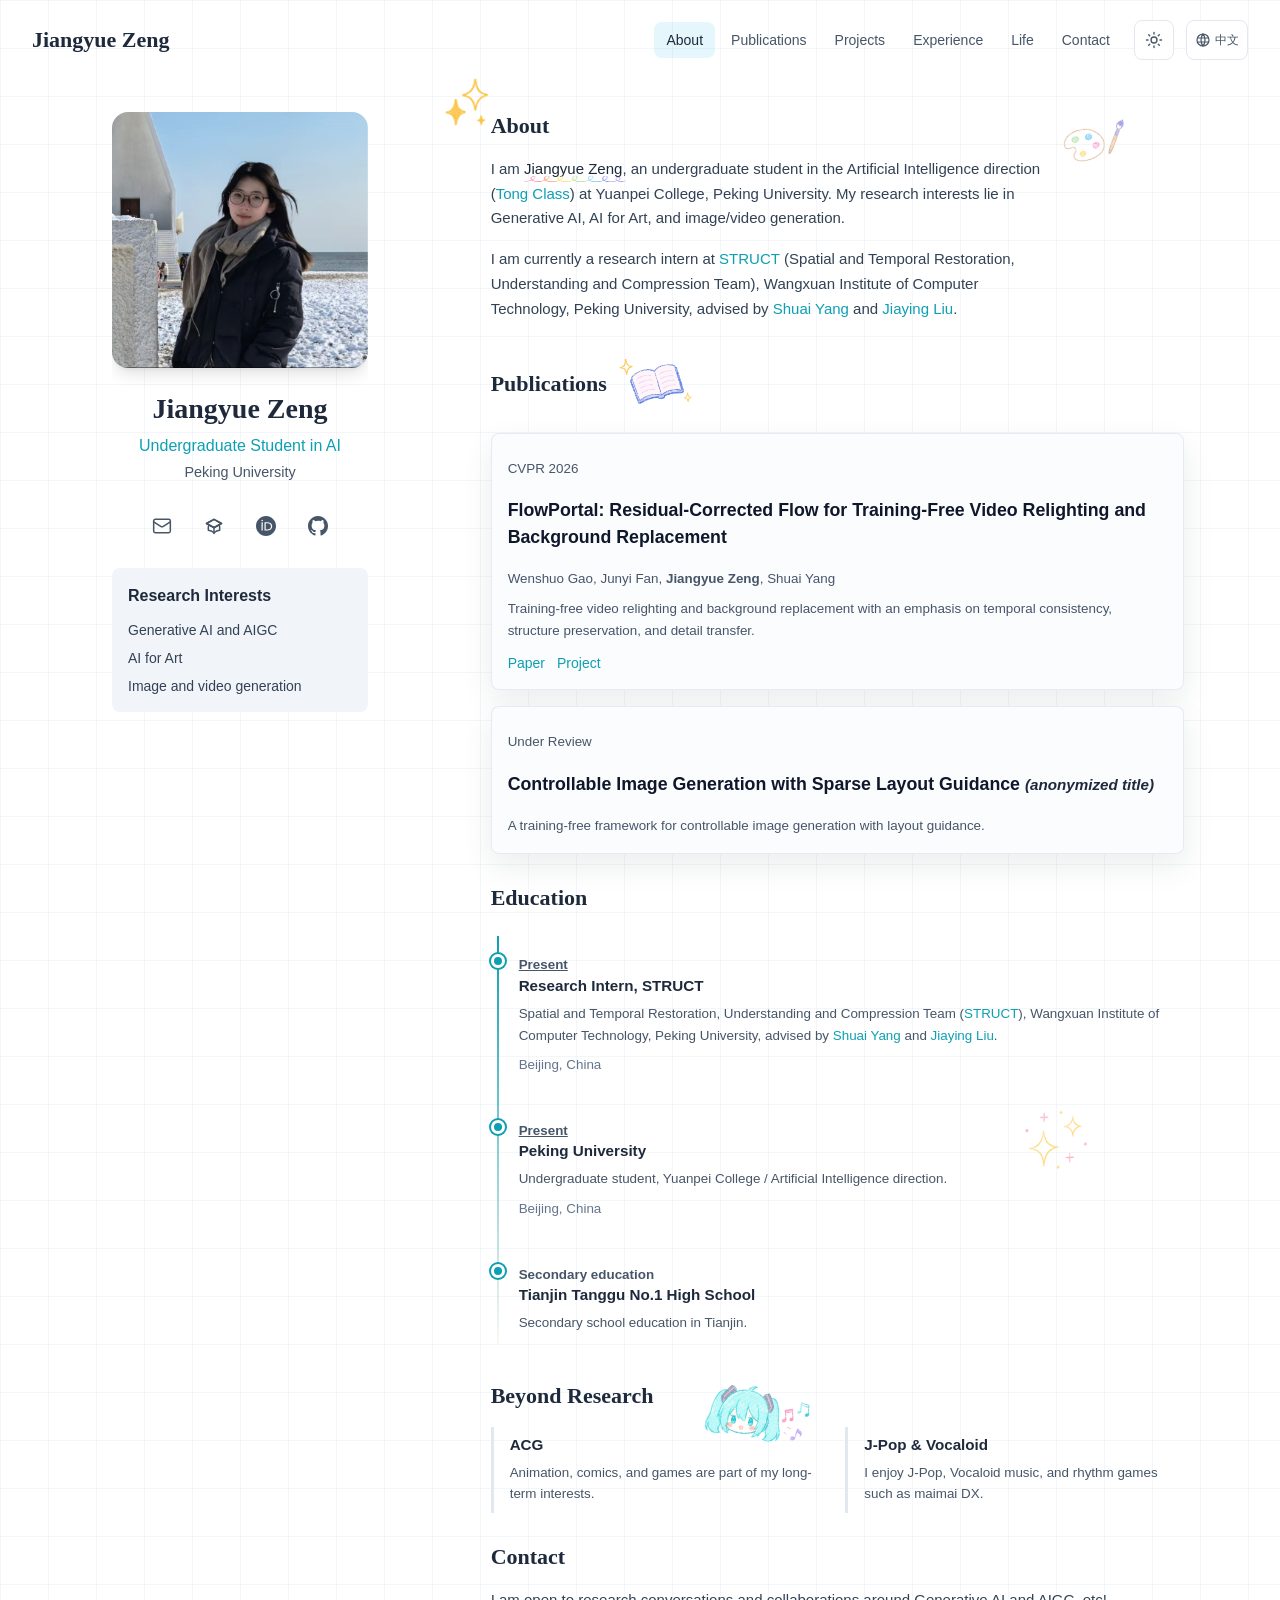
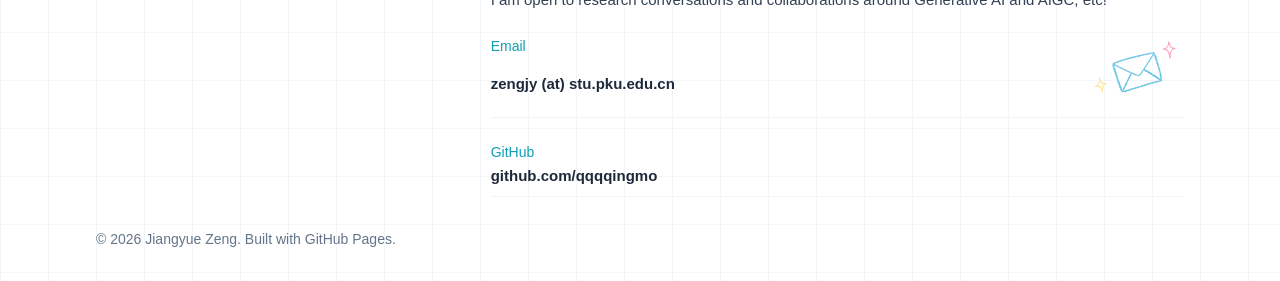
<file: index.html>
<!DOCTYPE html>
<html lang="en">
  <head>
    <meta charset="UTF-8" />
    <meta name="viewport" content="width=device-width, initial-scale=1.0" />
    <meta
      name="description"
      content="Jiangyue Zeng - Undergraduate student in AI at Peking University, interested in Generative AI and AIGC, AI for Art, and image/video generation."
    />
    <meta name="author" content="Jiangyue Zeng" />
    <meta property="og:title" content="Jiangyue Zeng" />
    <meta
      property="og:description"
      content="Academic homepage of Jiangyue Zeng."
    />
    <meta property="og:type" content="website" />
    <meta property="og:url" content="https://qqqqingmo.github.io" />
    <meta name="theme-color" content="#fefffe" />
    <title>Jiangyue Zeng</title>
    <link rel="icon" href="assets/favicon.svg" type="image/svg+xml" />
    <link rel="dns-prefetch" href="https://google-fonts.jialeliu.com" />
    <link rel="preconnect" href="https://google-fonts.jialeliu.com" crossorigin />
    <link
      rel="stylesheet"
      href="https://google-fonts.jialeliu.com/css2?family=Inter:wght@300;400;500;600;700&family=Crimson+Text:ital,wght@0,400;0,600;1,400&display=swap"
    />
    <link rel="stylesheet" href="style.css" />
  </head>
  <body>
    <header class="site-header" id="top">
      <nav class="nav" aria-label="Primary navigation" data-i18n-aria="nav.label">
        <a class="nav-logo" href="#about" aria-label="Jiangyue Zeng homepage" data-i18n-aria="nav.homeLabel" data-i18n="profile.name">
          Jiangyue Zeng
        </a>

        <div class="nav-right">
          <ul class="nav-menu" id="nav-menu">
            <li><a class="nav-link" href="#about" data-i18n="nav.about">About</a></li>
            <li><a class="nav-link" href="#publications" data-i18n="nav.publications">Publications</a></li>
            <li><a class="nav-link" href="/projects/" data-i18n="nav.projects">Projects</a></li>
            <li><a class="nav-link" href="#experience" data-i18n="nav.experience">Experience</a></li>
            <li><a class="nav-link" href="#life" data-i18n="nav.life">Life</a></li>
            <li><a class="nav-link" href="#contact" data-i18n="nav.contact">Contact</a></li>
          </ul>

          <button
            class="theme-toggle"
            type="button"
            data-theme-toggle
            aria-label="Switch to dark mode"
            title="Switch to dark mode"
          >
            <svg class="sun-icon" viewBox="0 0 24 24" fill="none" aria-hidden="true">
              <circle cx="12" cy="12" r="4" stroke="currentColor" stroke-width="1.8" stroke-linecap="round" stroke-linejoin="round"/>
              <path d="M12 2v2M12 20v2M4.93 4.93l1.41 1.41M17.66 17.66l1.41 1.41M2 12h2M20 12h2M4.93 19.07l1.41-1.41M17.66 6.34l1.41-1.41" stroke="currentColor" stroke-width="1.8" stroke-linecap="round"/>
            </svg>
            <svg class="moon-icon" viewBox="0 0 24 24" fill="none" aria-hidden="true">
              <path d="M21 12.79A9 9 0 1 1 11.21 3 7 7 0 0 0 21 12.79z" stroke="currentColor" stroke-width="1.8" stroke-linecap="round" stroke-linejoin="round"/>
            </svg>
          </button>

          <button
            class="language-toggle"
            type="button"
            data-language-toggle
            aria-label="Switch to Chinese"
            title="Switch to Chinese"
          >
            <svg viewBox="0 0 24 24" aria-hidden="true">
              <path d="M12 3a9 9 0 1 0 0 18 9 9 0 0 0 0-18Z" />
              <path d="M3.8 9h16.4M3.8 15h16.4M12 3c2 2.3 3 5.3 3 9s-1 6.7-3 9M12 3c-2 2.3-3 5.3-3 9s1 6.7 3 9" />
            </svg>
            <span data-language-target>中文</span>
          </button>

          <button
            class="nav-toggle"
            type="button"
            aria-expanded="false"
            aria-controls="nav-menu"
            aria-label="Toggle navigation menu"
            data-i18n-aria="nav.toggle"
          >
            <span></span>
            <span></span>
            <span></span>
          </button>
        </div>
      </nav>
    </header>

    <main class="page-shell">
      <aside class="profile-column" aria-label="Profile summary" data-i18n-aria="profile.summaryLabel">
        <div class="profile-sticky">
          <div class="portrait">
            <img
              src="assets/me.png"
              alt="Portrait photo of Jiangyue Zeng"
              data-i18n-alt="profile.avatarAlt"
              width="256"
              height="256"
            />
          </div>

          <div class="profile-heading">
            <h1 data-i18n="profile.name">Jiangyue Zeng</h1>
            <p class="profile-title" data-i18n="profile.title">Undergraduate Student in AI</p>
            <p class="profile-affiliation" data-i18n="profile.institution">Peking University</p>
          </div>

          <div class="profile-links" aria-label="Contact links" data-i18n-aria="profile.linksLabel">
            <a href="mailto:zengjy@stu.pku.edu.cn" aria-label="Email" title="Email" data-i18n-aria="contact.email" data-i18n-title="contact.email">
              <svg viewBox="0 0 24 24" fill="none" stroke="currentColor" stroke-width="1.8" stroke-linecap="round" stroke-linejoin="round" aria-hidden="true">
                <rect x="2" y="4" width="20" height="16" rx="2" />
                <path d="m22 7-8.97 5.7a1.94 1.94 0 0 1-2.06 0L2 7" />
              </svg>
              <span class="sr-only" data-i18n="contact.email">Email</span>
            </a>
            <a
              href="https://scholar.google.com/citations?user=bn_f6OoAAAAJ&hl=en"
              target="_blank"
              rel="noopener noreferrer"
              aria-label="Google Scholar"
              title="Google Scholar"
            >
              <svg viewBox="0 0 24 24" fill="none" stroke="currentColor" stroke-width="1.8" stroke-linecap="round" stroke-linejoin="round" aria-hidden="true">
                <path d="M12 14l9-5-9-5-9 5 9 5z" />
                <path d="M12 14l6.16-3.422a12.083 12.083 0 0 1 .665 6.479A11.952 11.952 0 0 0 12 20.055a11.952 11.952 0 0 0-6.824-2.998 12.078 12.078 0 0 1 .665-6.479L12 14z" />
                <path d="M12 14l9-5-9-5-9 5 9 5z" />
                <path d="M12 14v7" />
              </svg>
              <span class="sr-only">Google Scholar</span>
            </a>
            <a
              href="https://orcid.org/0009-0003-2567-380X"
              target="_blank"
              rel="noopener noreferrer"
              aria-label="ORCID"
              title="ORCID"
            >
              <svg viewBox="0 0 24 24" fill="currentColor" aria-hidden="true">
                <path d="M12 0C5.372 0 0 5.372 0 12s5.372 12 12 12 12-5.372 12-12S18.628 0 12 0zM7.369 4.378c.525 0 .947.431.947.947s-.422.947-.947.947a.95.95 0 0 1-.947-.947c0-.525.422-.947.947-.947zm-.722 3.038h1.444v10.041H6.647V7.416zm3.562 0h3.9c3.712 0 5.344 2.653 5.344 5.025 0 2.578-2.016 5.025-5.325 5.025h-3.919V7.416zm1.444 1.303v7.444h2.297c3.272 0 4.022-2.484 4.022-3.722 0-2.016-1.284-3.722-4.097-3.722h-2.222z" />
              </svg>
              <span class="sr-only">ORCID</span>
            </a>
            <a
              href="https://github.com/qqqqingmo"
              target="_blank"
              rel="noopener noreferrer"
              aria-label="GitHub"
              title="GitHub"
            >
              <svg viewBox="0 0 24 24" fill="currentColor" aria-hidden="true">
                <path d="M12 0C5.374 0 0 5.373 0 12c0 5.302 3.438 9.8 8.207 11.387.599.111.793-.261.793-.577v-2.234c-3.338.726-4.033-1.416-4.033-1.416-.546-1.387-1.333-1.756-1.333-1.756-1.089-.745.083-.729.083-.729 1.205.084 1.839 1.237 1.839 1.237 1.07 1.834 2.807 1.304 3.492.997.107-.775.418-1.305.762-1.604-2.665-.305-5.467-1.334-5.467-5.931 0-1.311.469-2.381 1.236-3.221-.124-.303-.535-1.524.117-3.176 0 0 1.008-.322 3.301 1.23A11.509 11.509 0 0 1 12 5.803c1.02.005 2.047.138 3.006.404 2.291-1.552 3.297-1.23 3.297-1.23.653 1.653.242 2.874.118 3.176.77.84 1.235 1.911 1.235 3.221 0 4.609-2.807 5.624-5.479 5.921.43.372.823 1.102.823 2.222v3.293c0 .319.192.694.801.576C20.566 21.797 24 17.3 24 12c0-6.627-5.373-12-12-12z" />
              </svg>
              <span class="sr-only">GitHub</span>
            </a>
          </div>

          <section class="side-panel" aria-labelledby="interests-title">
            <h2 id="interests-title" data-i18n="profile.interestsTitle">Research Interests</h2>
            <ul>
              <li data-i18n="interest.generative">Generative AI and AIGC</li>
              <li data-i18n="interest.art">AI for Art</li>
              <li data-i18n="interest.generation">Image and video generation</li>
            </ul>
          </section>
        </div>
      </aside>

      <div class="content-column">
        <section class="content-section" id="about">
          <h2 data-i18n="about.title">About</h2>
          <img class="doodle-img doodle-about-stars" src="素材/1星星.png" alt="" aria-hidden="true" />
          <img class="doodle-img doodle-about-research" src="素材/2画盘.png" alt="" aria-hidden="true" />
          <div class="prose">
            <p data-i18n-html="about.p1">
              I am
              <span class="about-name-mark">
                Jiangyue Zeng
                <img class="name-spiral-underline" src="素材/0螺旋线.png" alt="" aria-hidden="true" />
              </span>,
              an undergraduate student in the Artificial Intelligence direction (<a href="https://www.tongclass.ac.cn/" target="_blank" rel="noopener noreferrer">Tong Class</a>) at Yuanpei College, Peking University. My research interests lie in Generative AI, AI for Art, and image/video generation.
            </p>
            <p data-i18n-html="about.p2">
              I am currently a research intern at
              <a href="http://struct.wict.pku.edu.cn/" target="_blank" rel="noopener noreferrer">STRUCT</a>
              (Spatial and Temporal Restoration, Understanding and Compression
              Team), Wangxuan Institute of Computer Technology, Peking
              University, advised by
              <a href="https://williamyang1991.github.io/" target="_blank" rel="noopener noreferrer">Shuai Yang</a>.
            </p>
          </div>
        </section>

        <section class="content-section" id="publications">
          <div class="section-heading-row">
            <h2 data-i18n="publications.title">Publications</h2>
            <img class="doodle-img doodle-publication-book" src="素材/3书本.png" alt="" aria-hidden="true" />
          </div>

          <div class="publication-list">
            <article class="publication-card">
              <p class="publication-meta" data-i18n="publication.flowportal.meta">CVPR 2026</p>
              <h3>
                FlowPortal: Residual-Corrected Flow for Training-Free Video
                Relighting and Background Replacement
              </h3>
              <p class="authors" data-i18n-html="publication.flowportal.authors">
                Wenshuo Gao, Junyi Fan, <strong>Jiangyue Zeng</strong>, Shuai Yang
              </p>
              <p data-i18n="publication.flowportal.desc">
                Training-free video relighting and background replacement with
                an emphasis on temporal consistency, structure preservation, and
                detail transfer.
              </p>
              <div class="inline-links">
                <a
                  href="https://arxiv.org/abs/2511.18346"
                  target="_blank"
                  rel="noopener noreferrer"
                  data-i18n="publication.paper"
                >
                  Paper
                </a>
                <a
                  href="https://gaowenshuo.github.io/FlowPortalProject/"
                  target="_blank"
                  rel="noopener noreferrer"
                  data-i18n="publication.project"
                >
                  Project
                </a>
              </div>
            </article>

            <!--
            <article class="publication-card">
              <p class="publication-meta" data-i18n="publication.plaid.meta">Under Review</p>
              <h3>PLAID: Training-Free Layout-Controllable Pattern Generation</h3>
              <p class="authors" data-i18n-html="publication.plaid.authors">
                <strong>Jiangyue Zeng</strong>, Anonymous Co-authors
              </p>
              <p data-i18n="publication.plaid.desc">
                A training-free layout-controllable generation framework for
                repeated-instance pattern synthesis, using sparse dot layouts
                and attention-level foreground/background decoupling.
              </p>
            </article>
            -->

            <article class="publication-card">
              <p class="publication-meta" data-i18n="publication.plaid.meta">Under Review</p>
              <h3>
                Controllable Image Generation with Sparse Layout Guidance
                <span class="anonymized-note">(anonymized title)</span>
              </h3>
              <!-- <p class="authors" data-i18n-html="publication.plaid.authors">
                <strong>Jiangyue Zeng</strong>, Wenshuo Gao, Shuai Yang
              </p> -->
              <p data-i18n="publication.plaid.desc">
                A training-free framework for controllable image generation
                with layout guidance.
              </p>
            </article>
          </div>
        </section>

        <section class="content-section" id="experience">
          <h2 data-i18n="experience.title">Education</h2>
          <div class="timeline">
            <article class="timeline-item">
              <div class="timeline-marker" aria-hidden="true"></div>
              <div class="timeline-body">
                <p class="timeline-meta" data-i18n-html="experience.internMeta"><strong><u>Present</u></strong></p>
                <h3 data-i18n="experience.internTitle">Research Intern, STRUCT</h3>
                <p data-i18n-html="experience.internDesc">
                  Spatial and Temporal Restoration, Understanding and Compression
                  Team
                  (<a href="http://struct.wict.pku.edu.cn/" target="_blank" rel="noopener noreferrer">STRUCT</a>),
                  Wangxuan Institute of Computer Technology, Peking University,
                  advised by
                  <a href="https://williamyang1991.github.io/" target="_blank" rel="noopener noreferrer">Shuai Yang</a>.
                </p>
                <p class="muted-text" data-i18n="experience.location">Beijing, China</p>
              </div>
            </article>
            <article class="timeline-item timeline-item-pku">
              <div class="timeline-marker" aria-hidden="true"></div>
              <div class="timeline-body">
                <p class="timeline-meta" data-i18n-html="experience.present"><strong><u>Present</u></strong></p>
                <h3 data-i18n="experience.pku">Peking University</h3>
                <p data-i18n="experience.pkuDesc">
                  Undergraduate student, Yuanpei College / Artificial
                  Intelligence direction.
                </p>
                <p class="muted-text" data-i18n="experience.location">Beijing, China</p>
              </div>
              <img class="doodle-img doodle-education-stars" src="素材/4星星.png" alt="" aria-hidden="true" />
            </article>
            <article class="timeline-item">
              <div class="timeline-marker" aria-hidden="true"></div>
              <div class="timeline-body">
                <p class="timeline-meta" data-i18n="experience.highSchoolMeta">Secondary education</p>
                <h3 data-i18n="experience.highSchoolTitle">Tianjin Tanggu No.1 High School</h3>
                <p data-i18n="experience.highSchoolDesc">
                  Secondary school education in Tianjin.
                </p>
              </div>
            </article>
          </div>
        </section>

        <section class="content-section" id="life">
          <div class="section-heading-row">
            <h2 data-i18n="life.title">Beyond Research</h2>
            <img class="doodle-img doodle-life-acg" src="素材/5二次元.png" alt="" aria-hidden="true" />
          </div>
          <div class="life-list">
            <article class="life-item life-item-acg">
              <h3 data-i18n="life.acg.title">ACG</h3>
              <p data-i18n="life.anime.desc">
                Animation, comics, and games are part of my long-term interests.
              </p>
            </article>
            <article class="life-item">
              <h3 data-i18n="life.jpop.title">J-Pop & Vocaloid</h3>
              <p data-i18n="life.jpop.desc">
                I enjoy J-Pop, Vocaloid music, and rhythm games such as maimai DX.
              </p>
            </article>
          </div>
        </section>

        <section class="content-section contact-section" id="contact">
          <h2 data-i18n="contact.title">Contact</h2>
          <p data-i18n="contact.desc">
            I am open to research conversations and collaborations around
            Generative AI and AIGC,etc!
          </p>
          <div class="contact-list">
            <a class="contact-email-link" href="mailto:zengjy (at) stu.pku.edu.cn">
              <span data-i18n="contact.email">Email</span>
              <strong>zengjy (at) stu.pku.edu.cn</strong>
              <img class="doodle-img doodle-contact-envelope" src="素材/6信封.png" alt="" aria-hidden="true" />
            </a>
            <a
              href="https://github.com/qqqqingmo"
              target="_blank"
              rel="noopener noreferrer"
            >
              <span>GitHub</span>
              <strong>github.com/qqqqingmo</strong>
            </a>
          </div>
        </section>
      </div>
    </main>

    <footer class="footer">
      <p data-i18n="footer.copyright">&copy; 2026 Jiangyue Zeng. Built with GitHub Pages.</p>
    </footer>

    <script src="script.js?v=20260706-1"></script>
  </body>
</html>
</file>
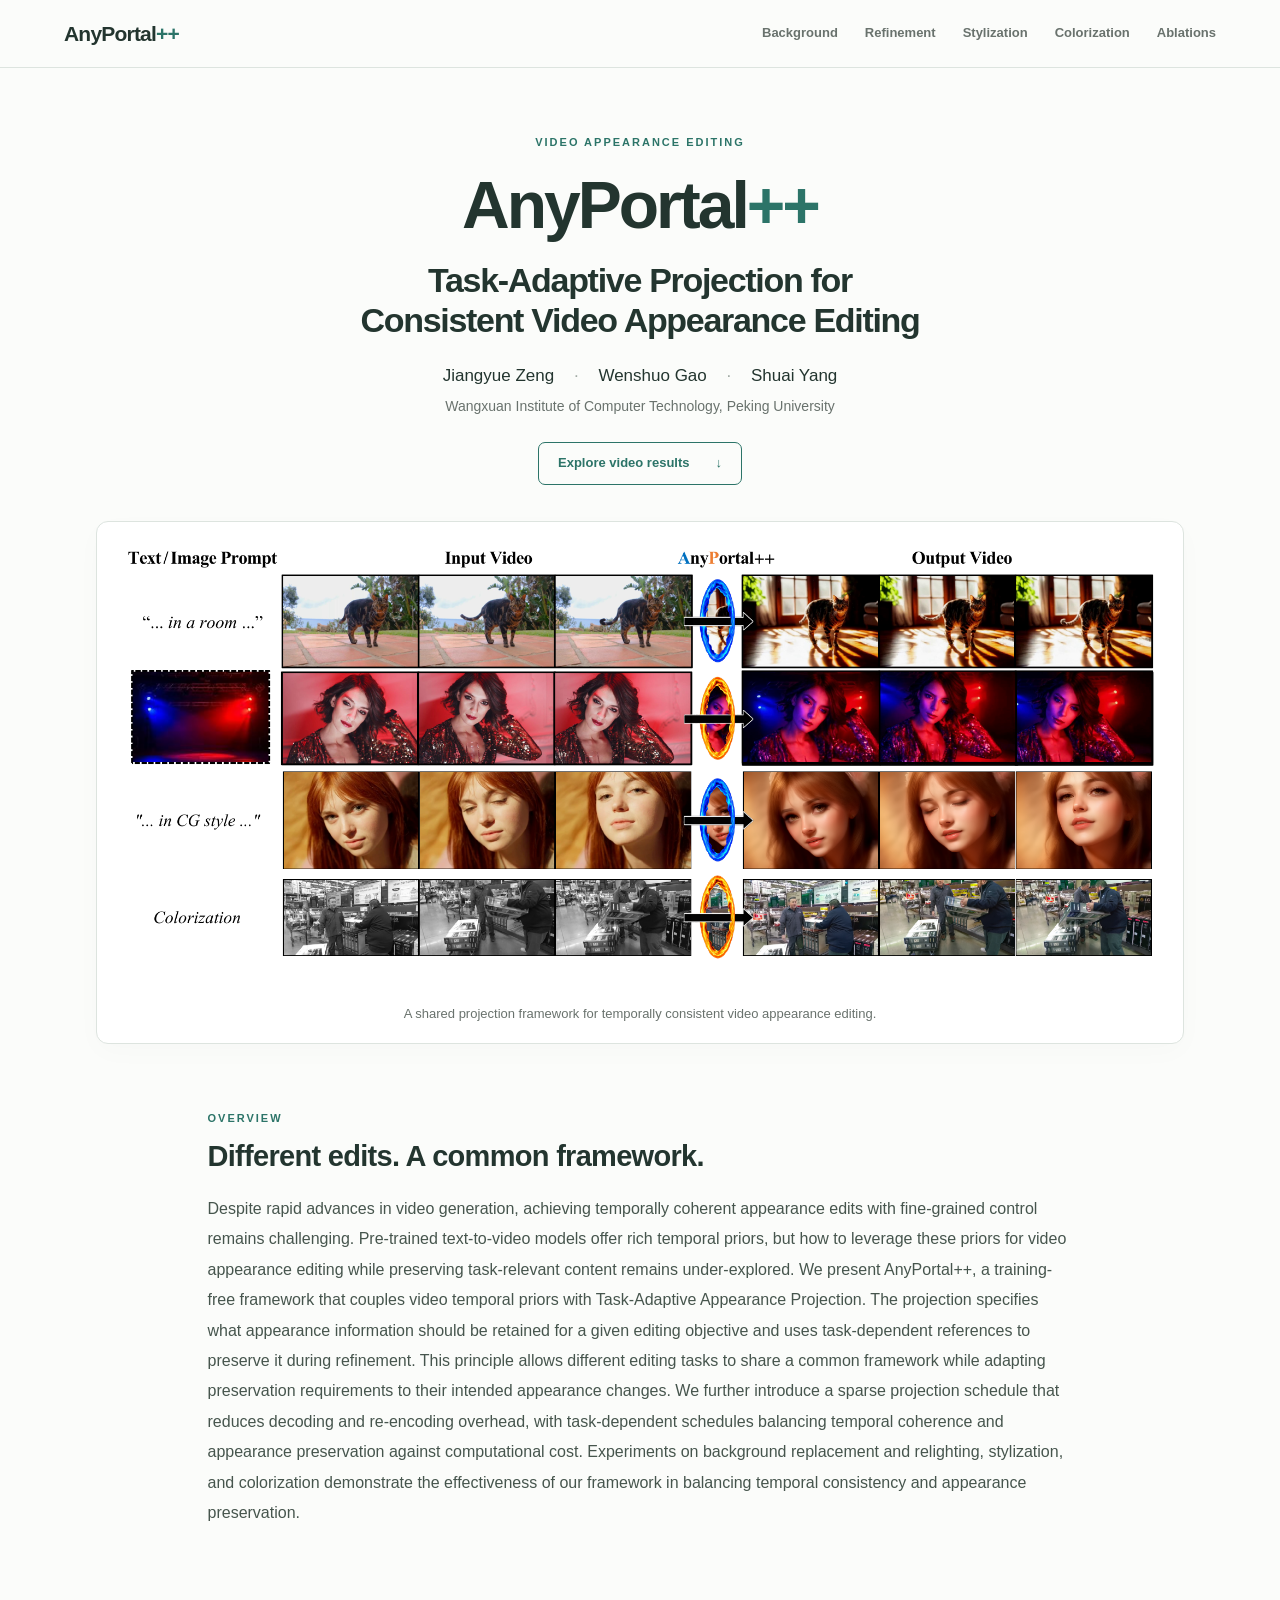
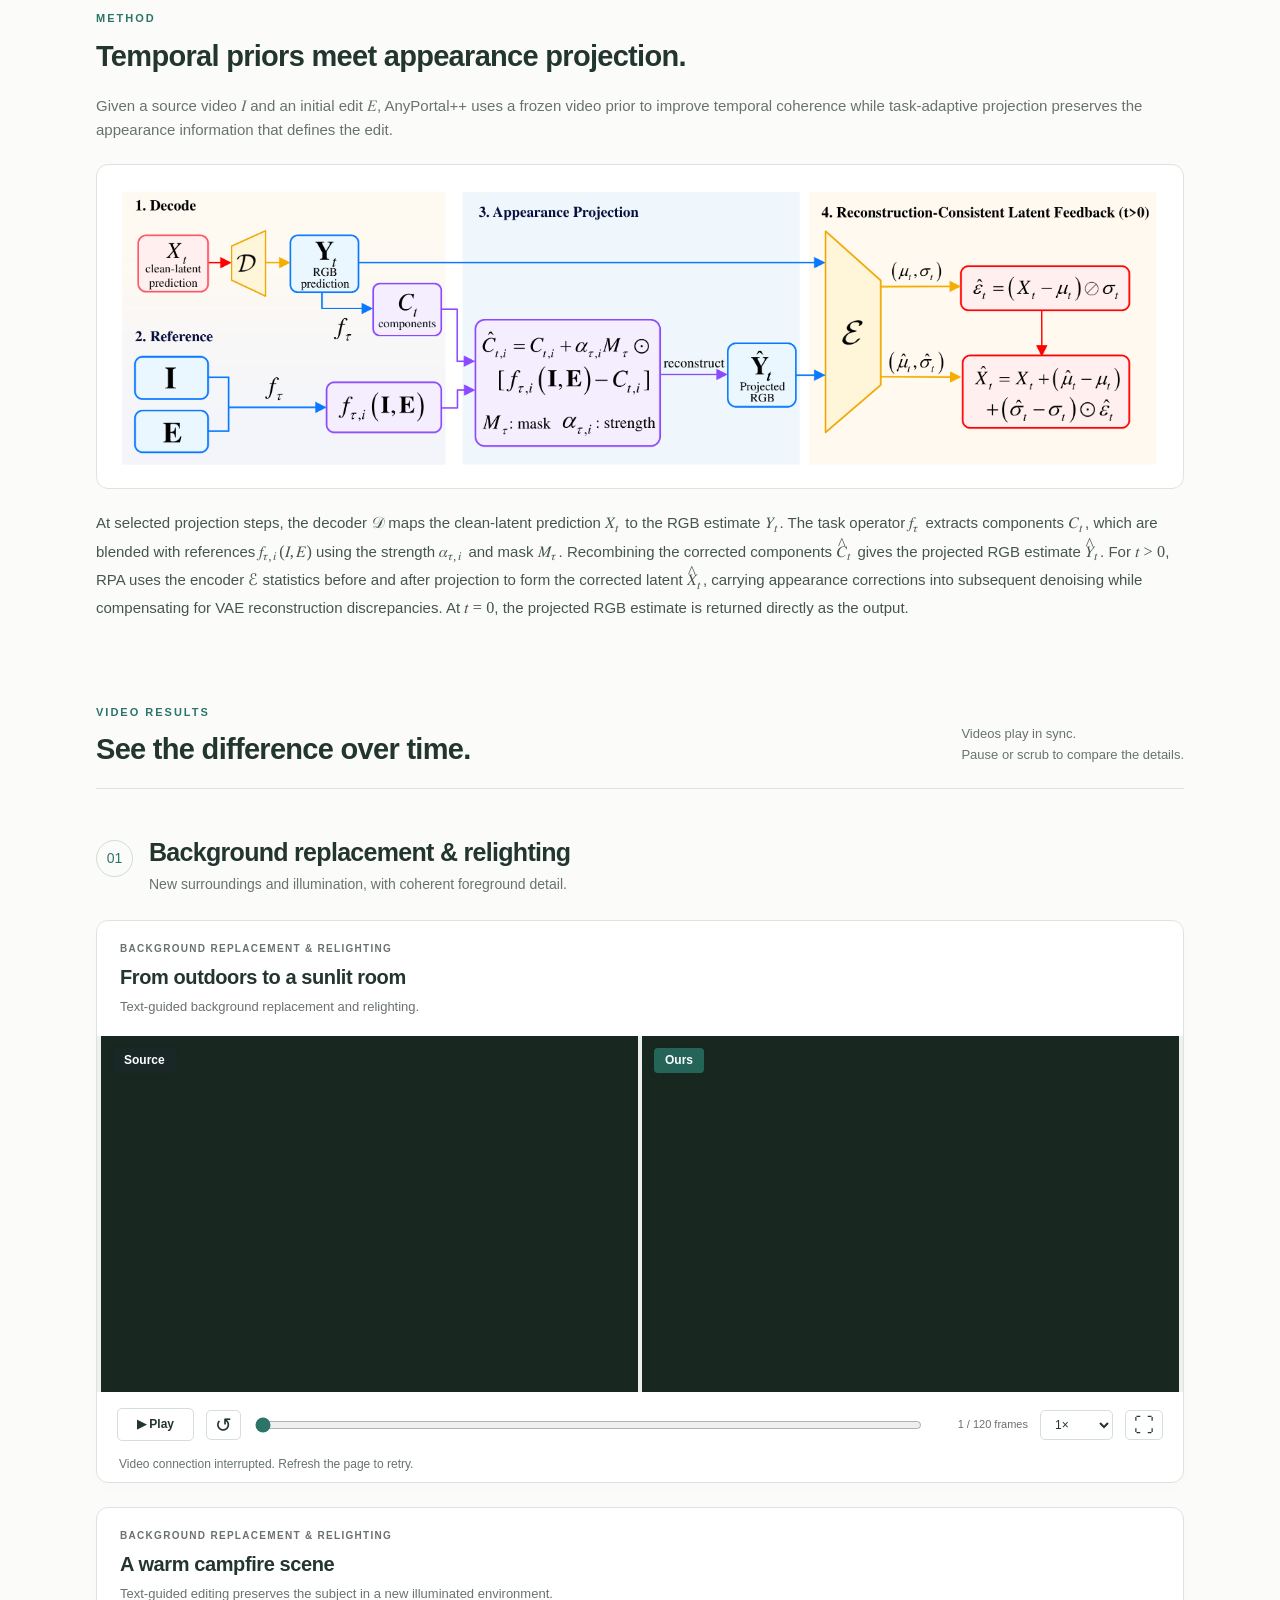
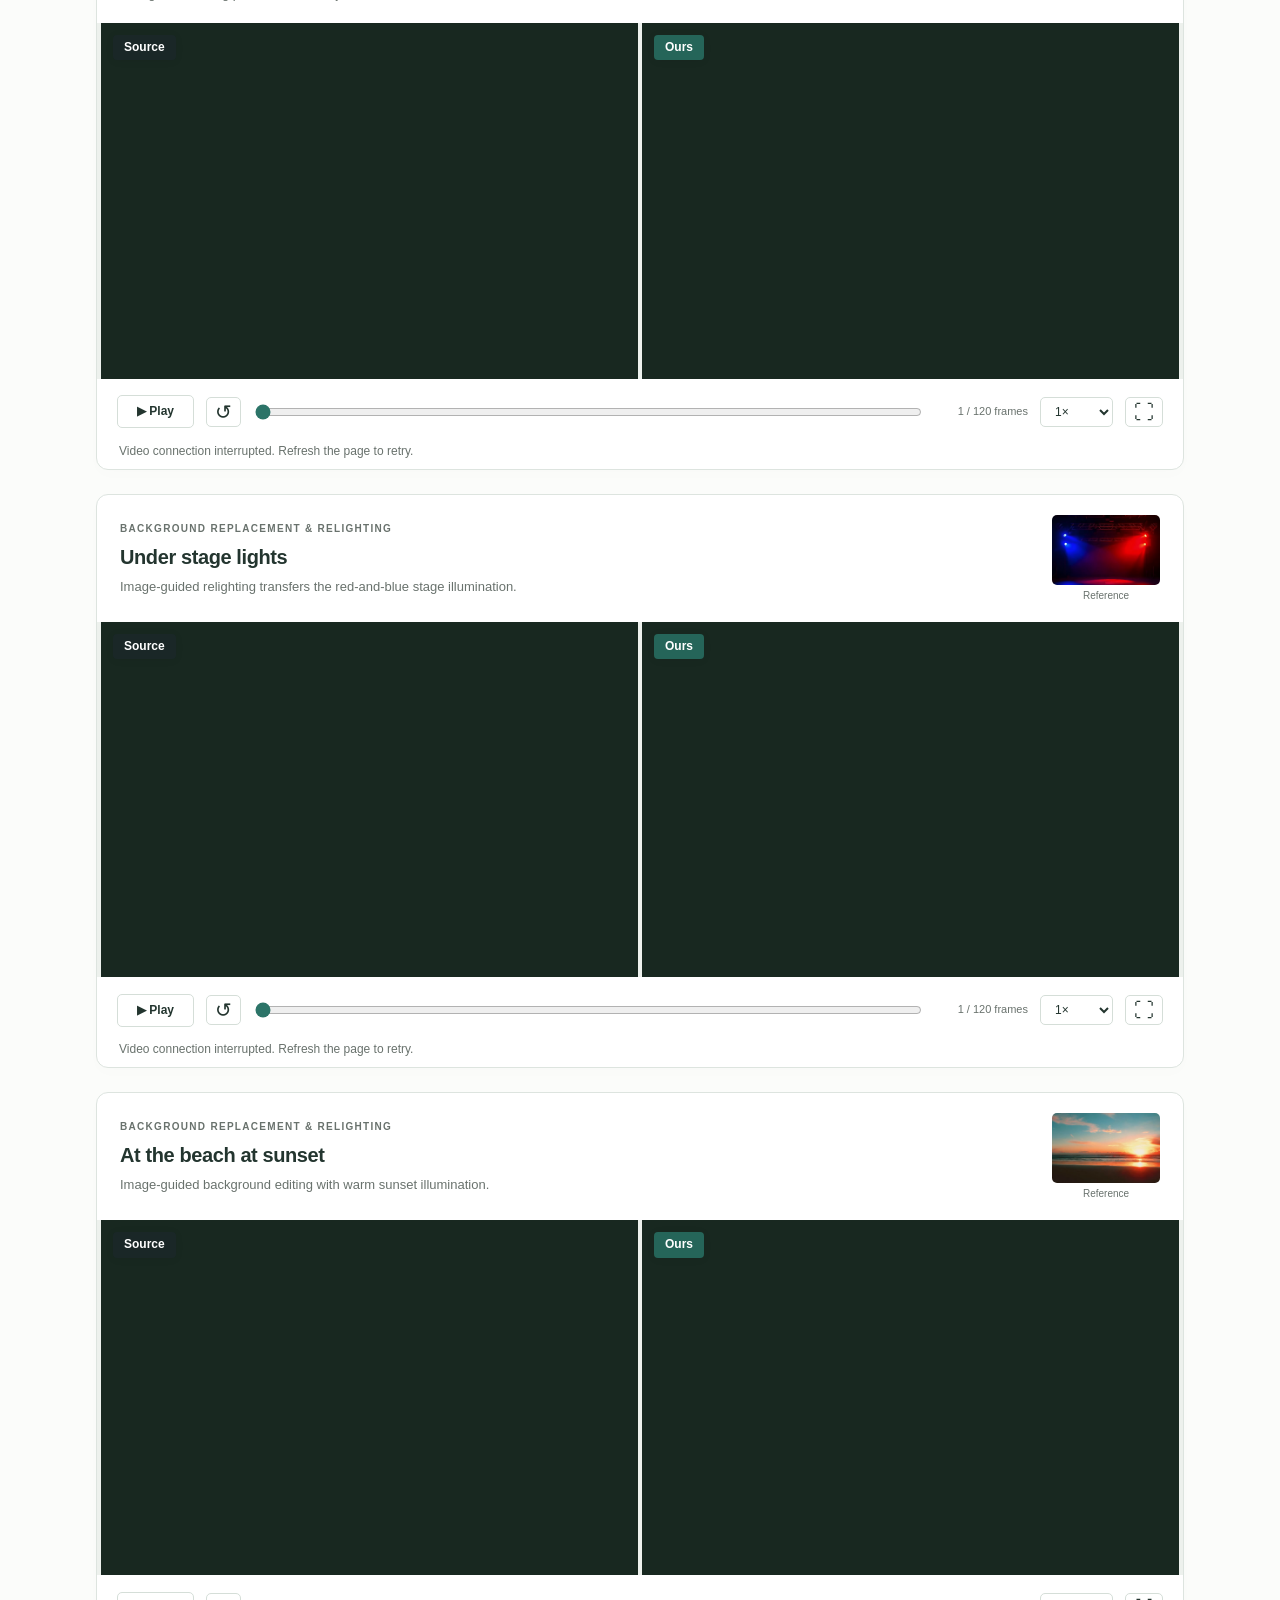
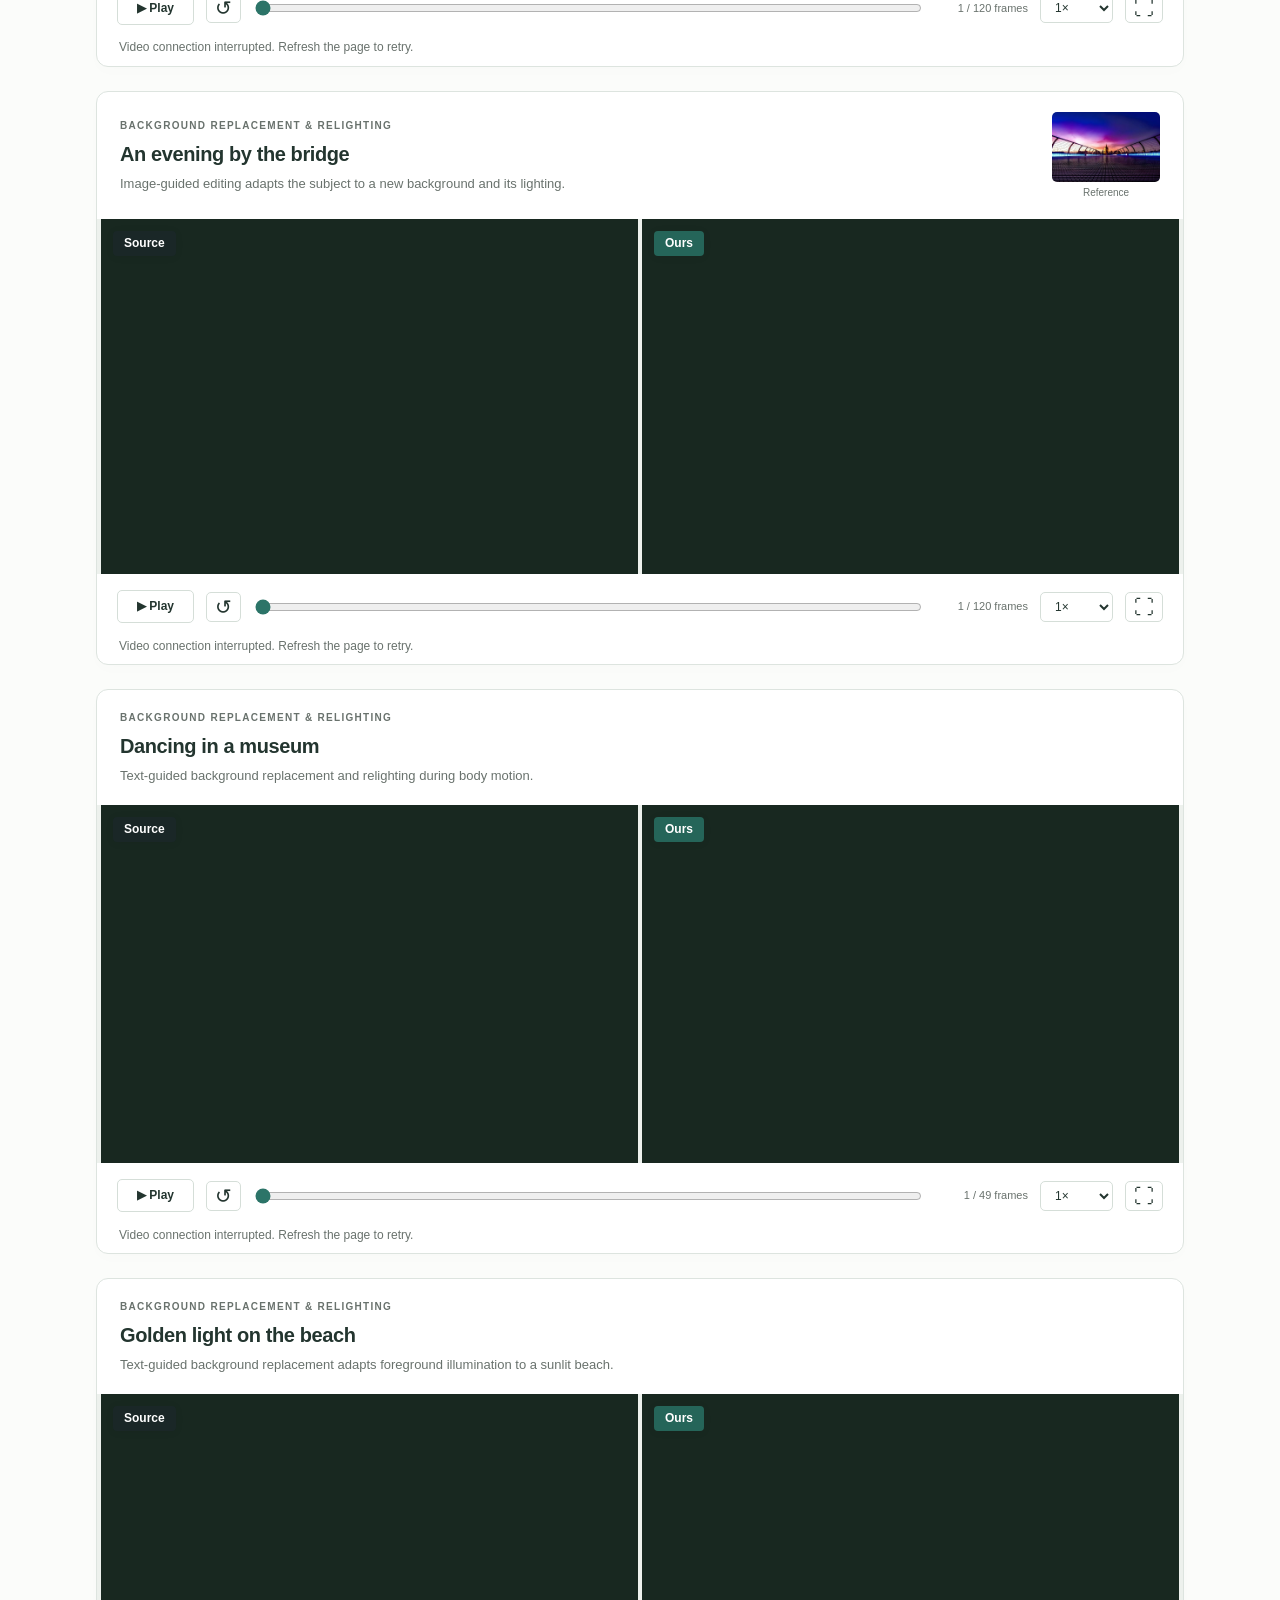
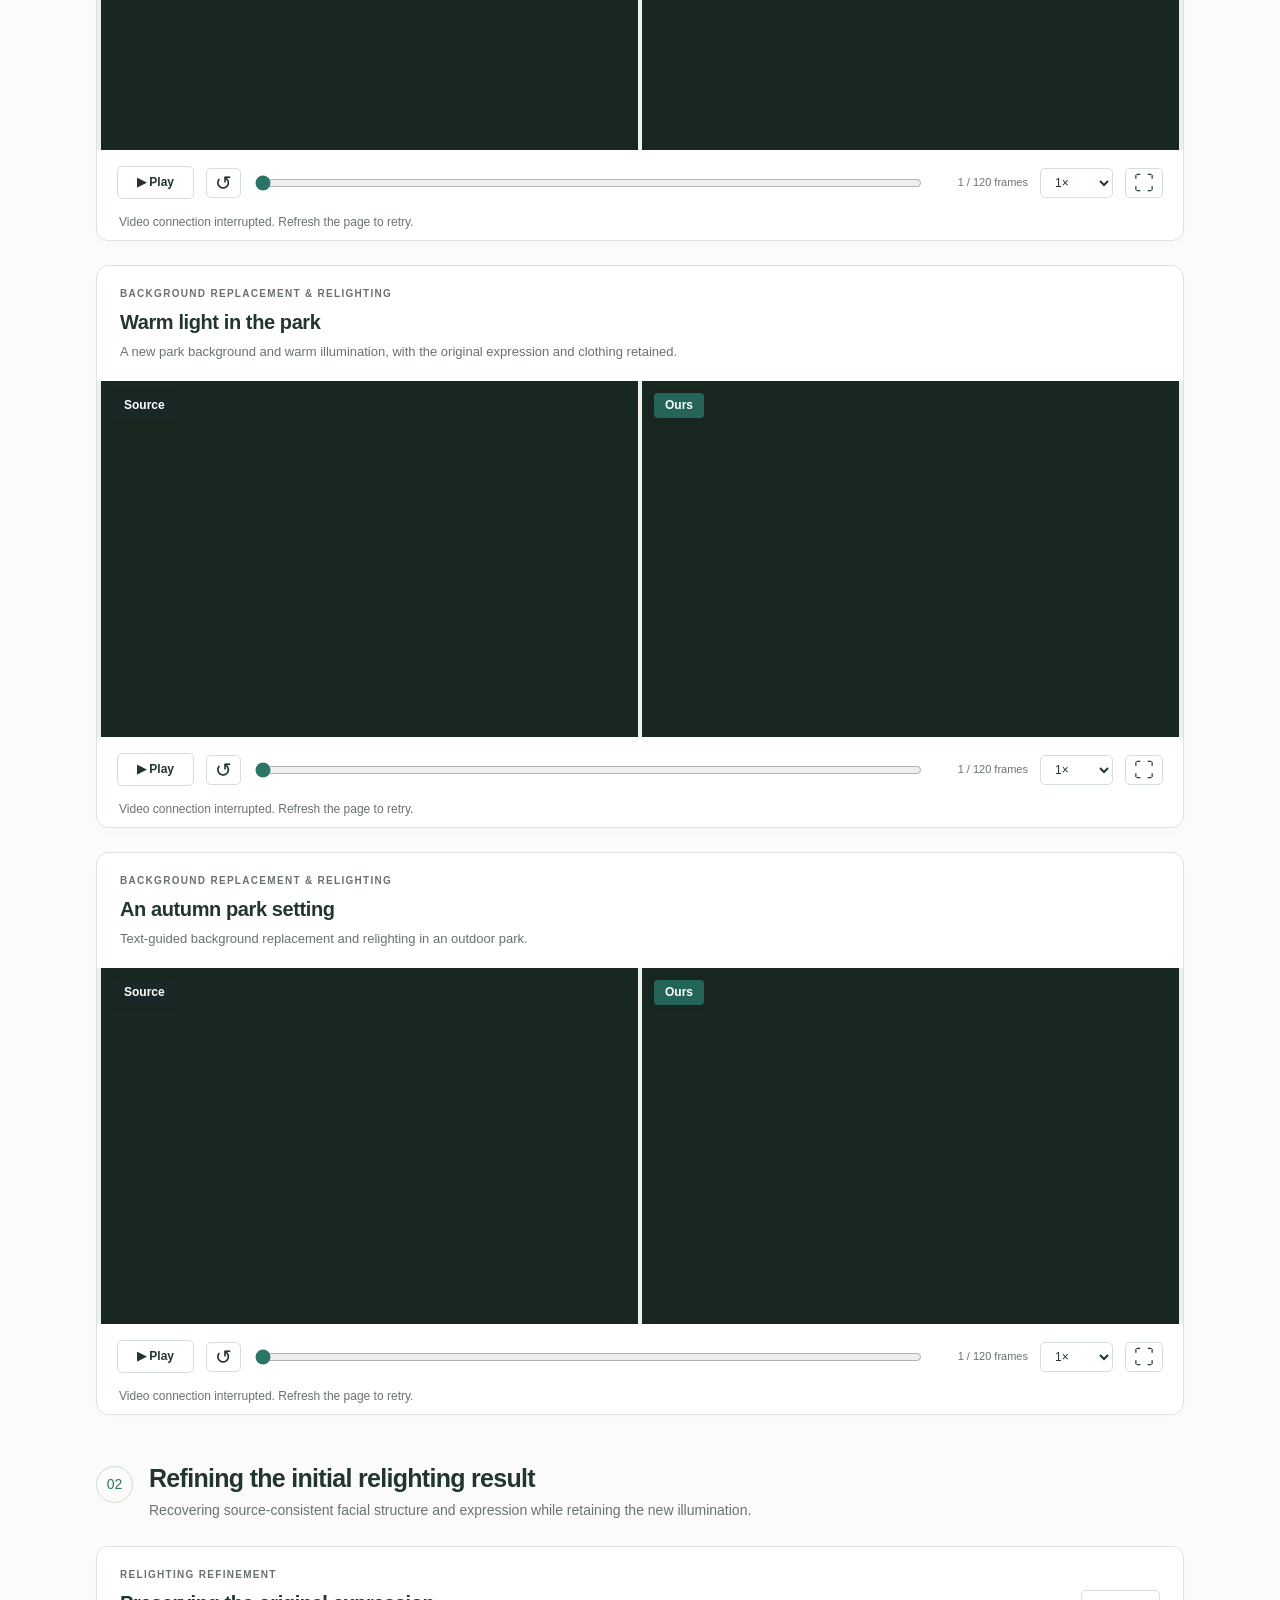
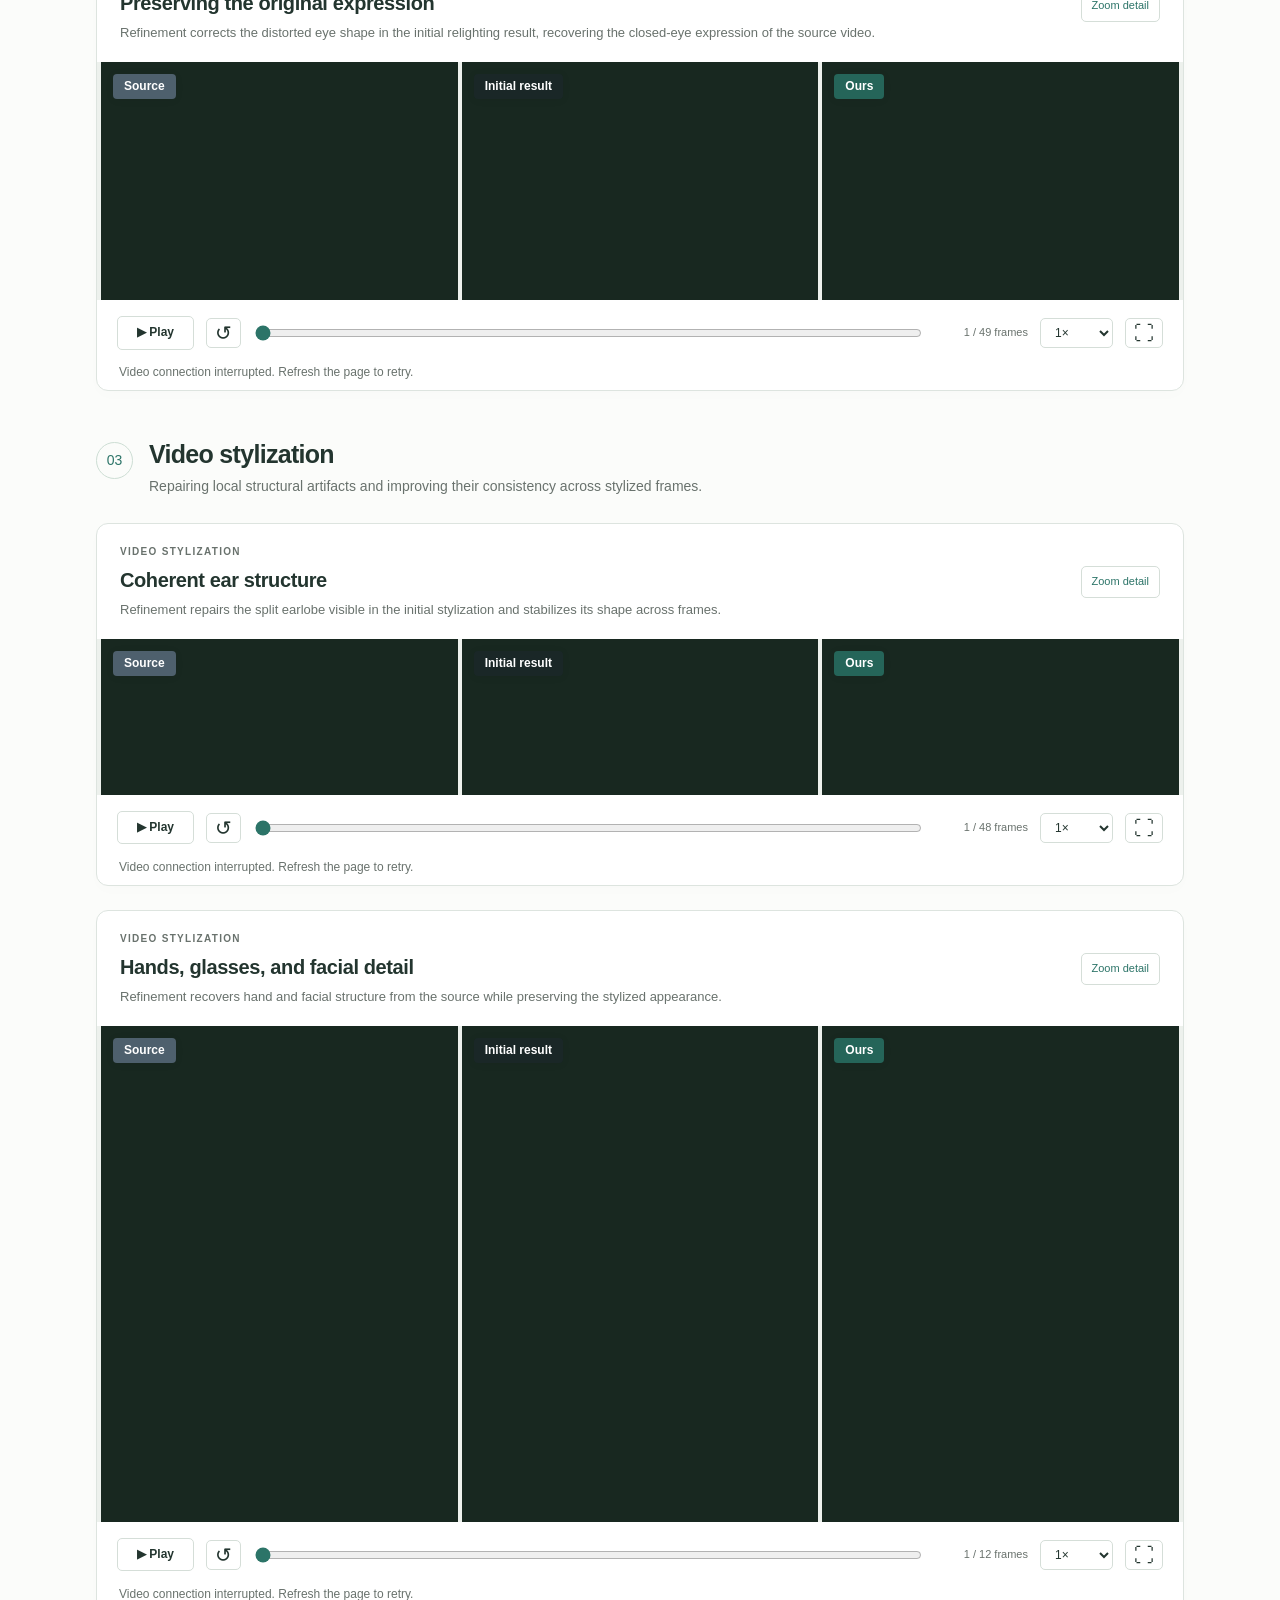
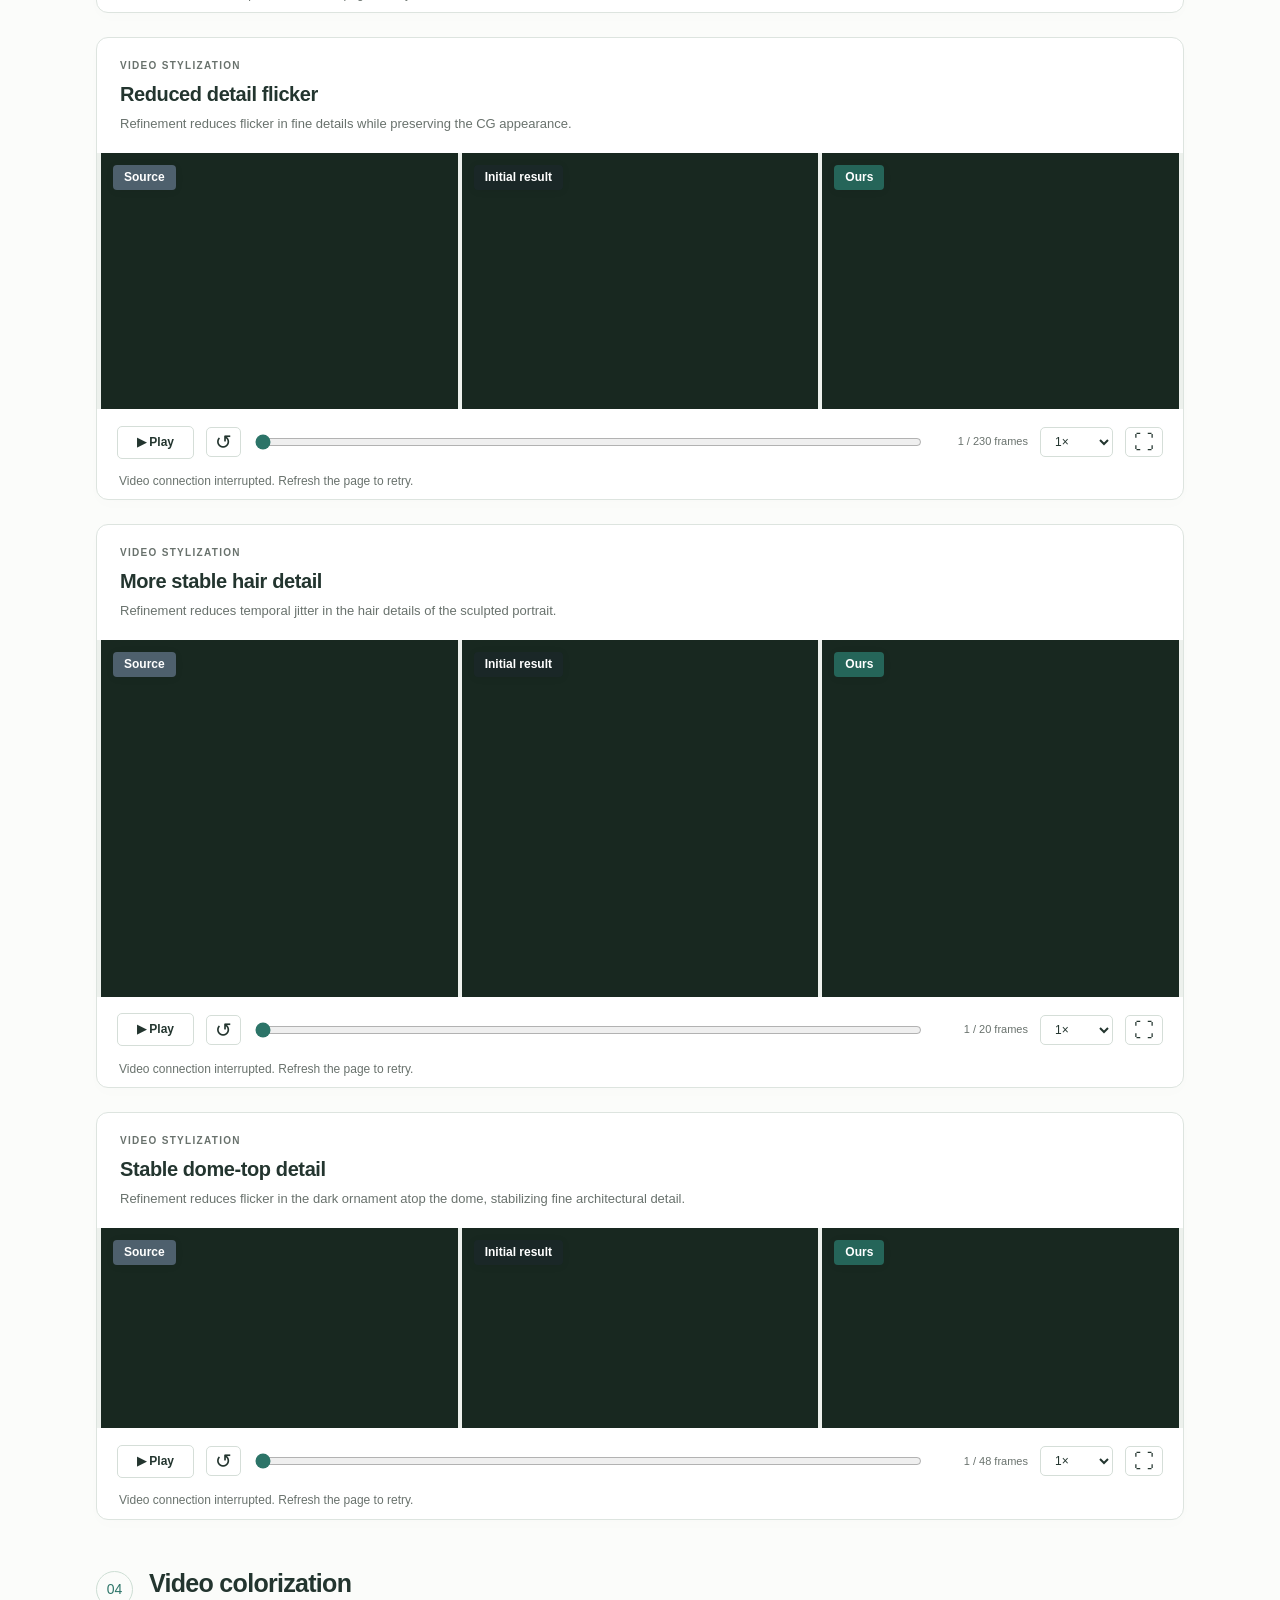
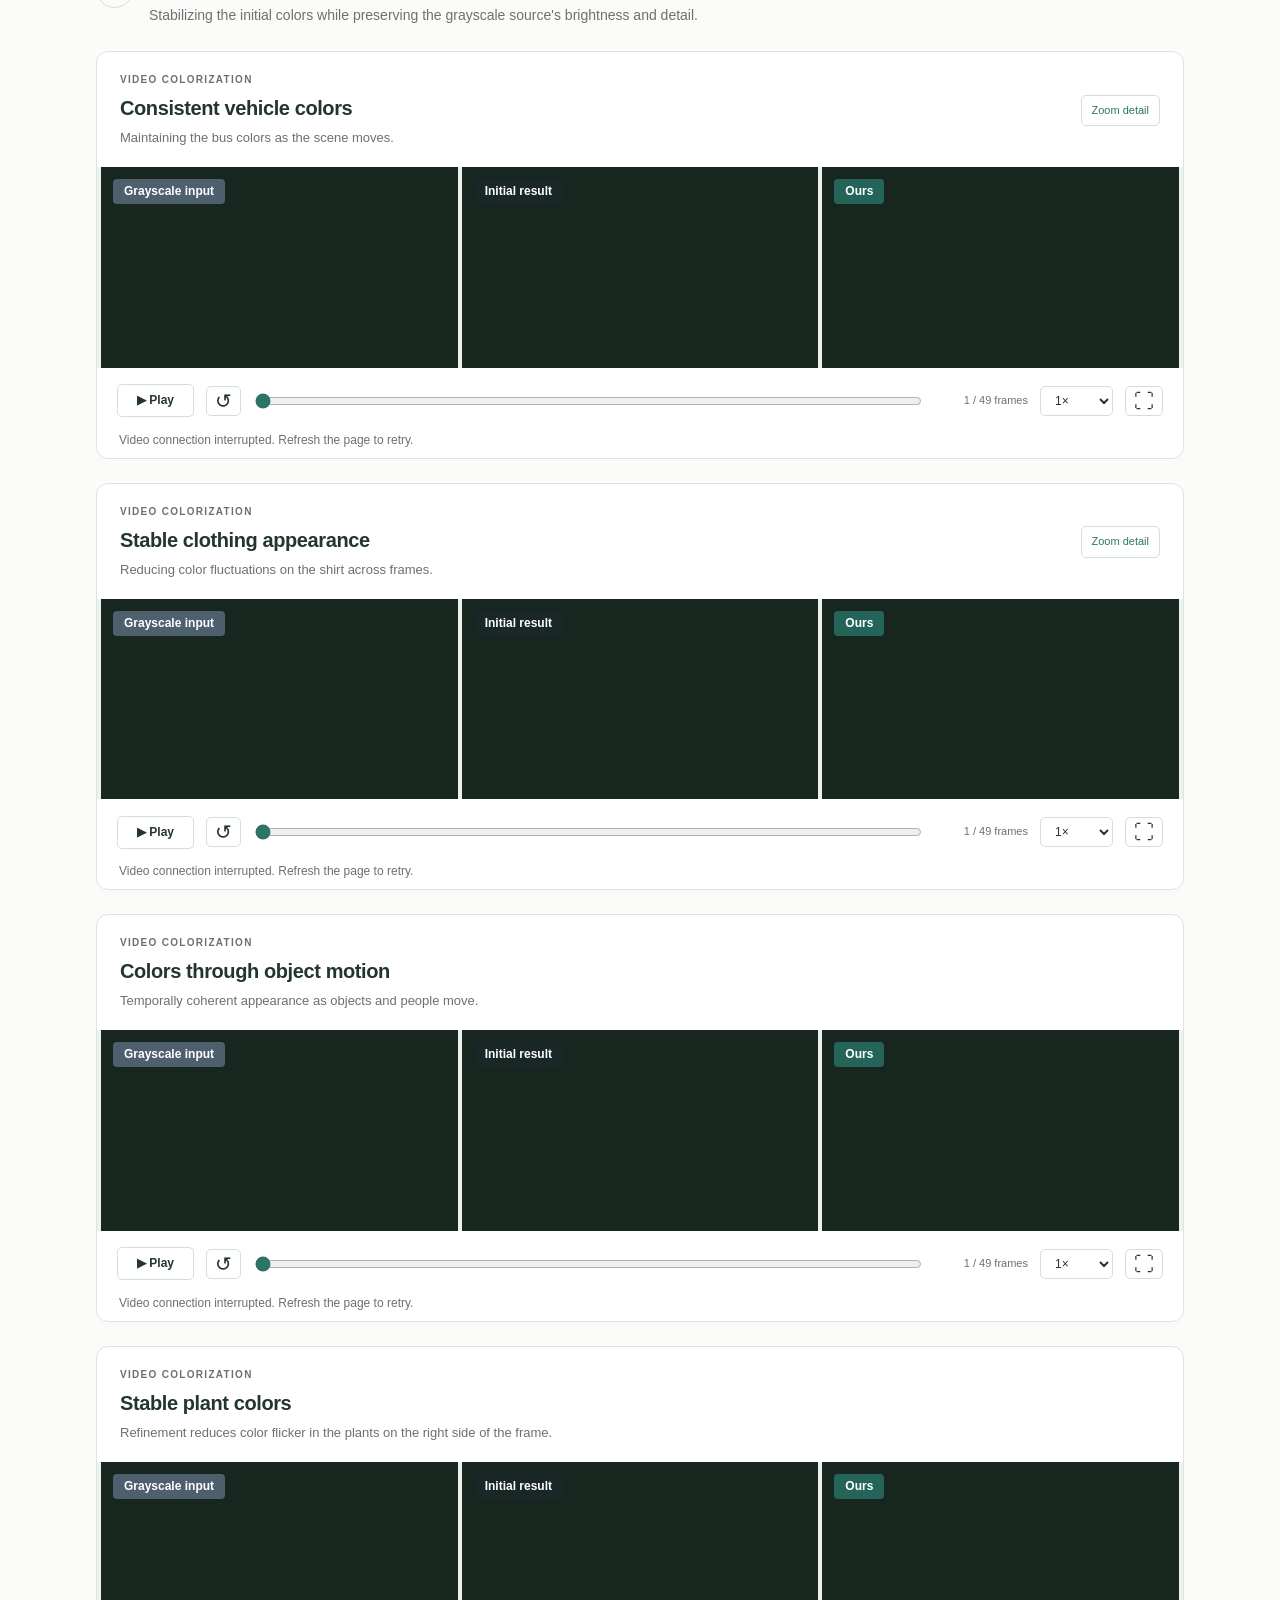
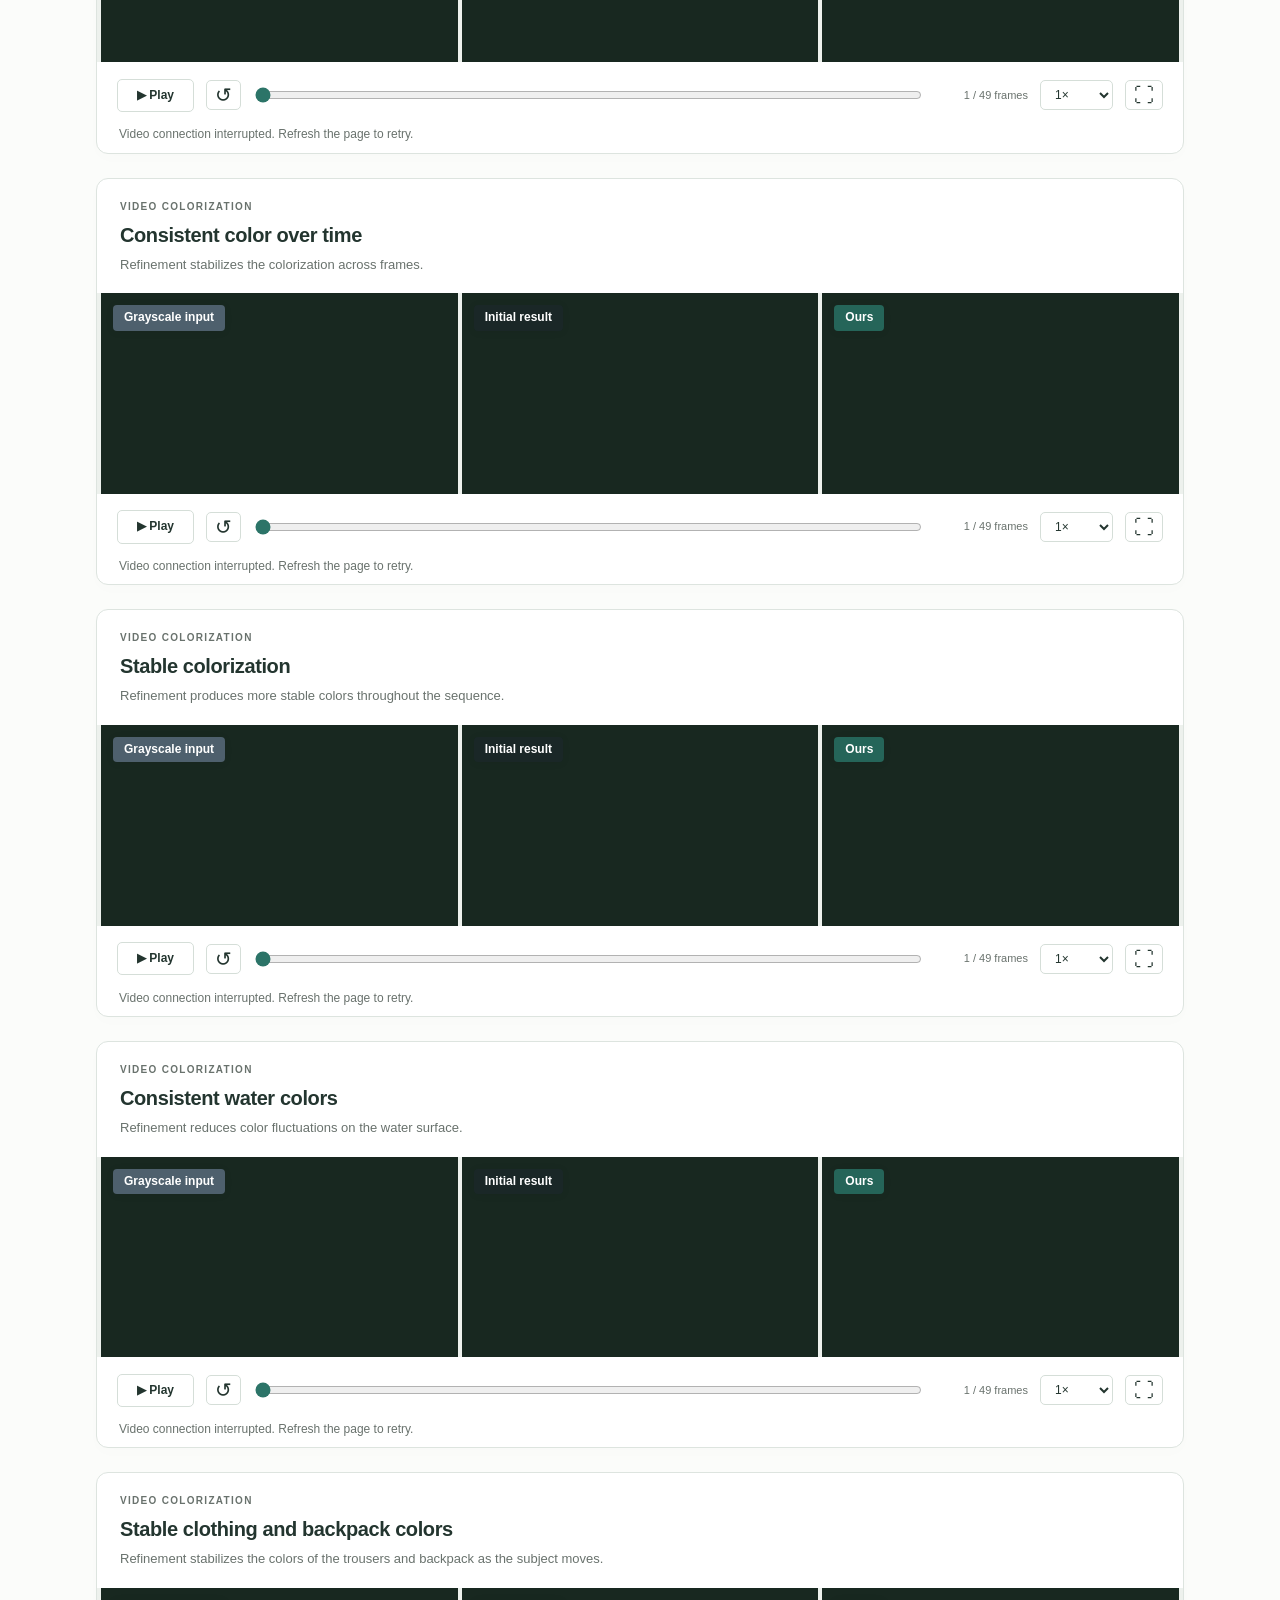
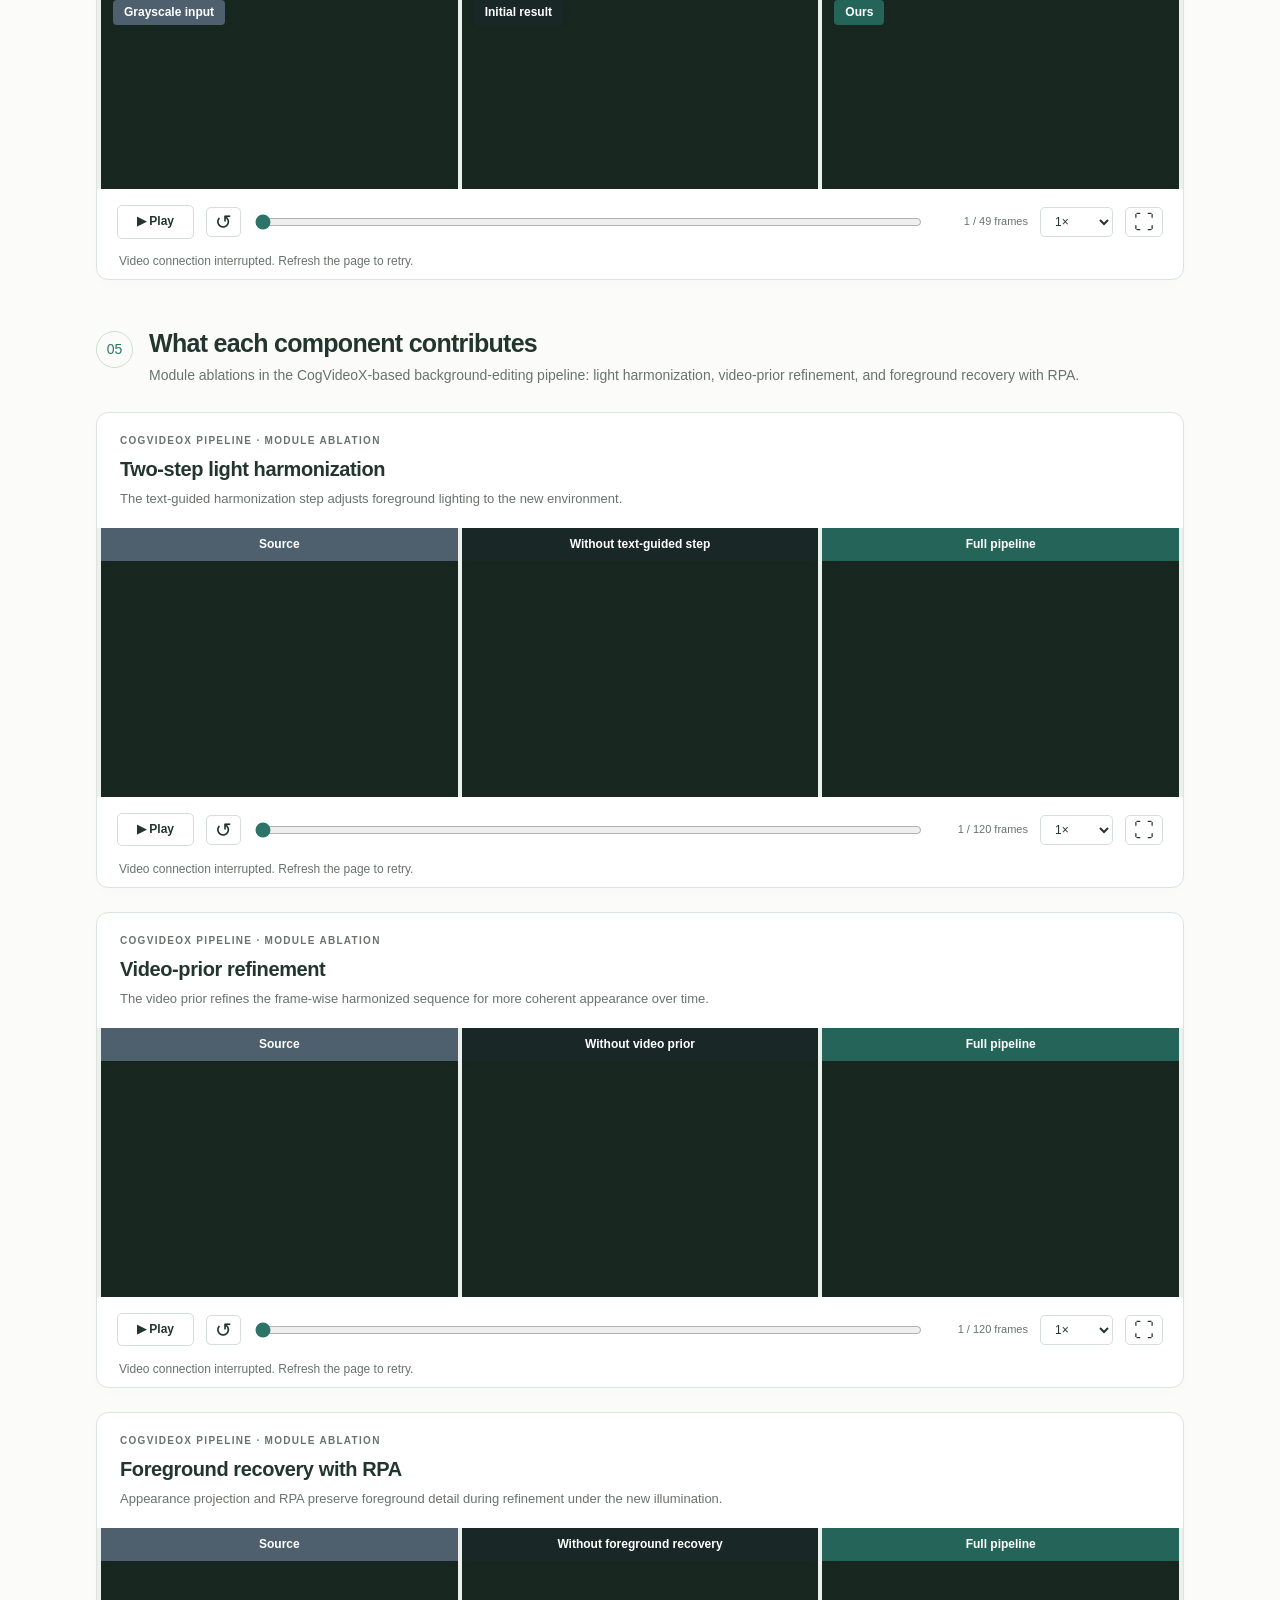
<file: anyportalpp/index.html>
<!doctype html>
<html lang="en">
<head>
  <meta charset="utf-8"><meta name="viewport" content="width=device-width,initial-scale=1">
  <meta name="description" content="AnyPortal++: Task-Adaptive Projection for Consistent Video Appearance Editing. Video results for background editing, stylization, and colorization.">
  <title>AnyPortal++ — Consistent Video Appearance Editing</title>
  <link rel="stylesheet" href="style.css">
  <link rel="stylesheet" href="layout-v2.css?v=20261018-fonts">
</head>
<body>
<header class="topbar"><a class="wordmark" href="#top">AnyPortal<span>++</span></a><nav aria-label="Page navigation"><a href="#background">Background</a><a href="#refinement">Refinement</a><a href="#stylization">Stylization</a><a href="#colorization">Colorization</a><a href="#ablations">Ablations</a></nav></header>
<main id="top">
  <section class="hero">
    <div class="eyebrow">VIDEO APPEARANCE EDITING</div>
    <h1><span class="project-name">AnyPortal<span>++</span></span><span class="subtitle">Task-Adaptive Projection for<br class="desktop-break"> Consistent Video Appearance Editing</span></h1>
    <p id="authors" class="authors">Jiangyue Zeng <span>·</span> Wenshuo Gao <span>·</span> Shuai Yang</p>
    <p id="affiliation" class="affiliation">Wangxuan Institute of Computer Technology, Peking University</p>
    <a class="primary-link" href="#results">Explore video results <span aria-hidden="true">↓</span></a>
  </section>
  <figure class="teaser"><img src="assets/teaser.png" alt="AnyPortal++ examples of text- and image-guided background editing, stylization, and colorization." fetchpriority="high"><figcaption>A shared projection framework for temporally consistent video appearance editing.</figcaption></figure>
  <section id="overview" class="abstract section"><div class="section-kicker">OVERVIEW</div><h2>Different edits. A common framework.</h2><p id="abstract">Loading abstract…</p></section>
  <section class="framework section">
    <div class="section-kicker">METHOD</div><h2>Temporal priors meet appearance projection.</h2>
    <p class="section-intro">Given a source video <math xmlns="http://www.w3.org/1998/Math/MathML" aria-label="I"><mi mathvariant="bold">I</mi></math> and an initial edit <math xmlns="http://www.w3.org/1998/Math/MathML" aria-label="E"><mi mathvariant="bold">E</mi></math>, AnyPortal++ uses a frozen video prior to improve temporal coherence while task-adaptive projection preserves the appearance information that defines the edit.</p>
    <figure><img loading="lazy" src="assets/pipeline.png?v=20261018-fonts" width="3000" height="803" alt="AnyPortal++ task-adaptive appearance projection and reconstruction-consistent latent feedback framework."></figure>
    <p class="framework-description">At selected projection steps, the decoder <math xmlns="http://www.w3.org/1998/Math/MathML" aria-label="decoder D"><mi>𝒟</mi></math> maps the clean-latent prediction <math xmlns="http://www.w3.org/1998/Math/MathML" aria-label="X t"><msub><mi>X</mi><mi>t</mi></msub></math> to the RGB estimate <math xmlns="http://www.w3.org/1998/Math/MathML" aria-label="Y t"><msub><mi mathvariant="bold">Y</mi><mi>t</mi></msub></math>. The task operator <math xmlns="http://www.w3.org/1998/Math/MathML" aria-label="f tau"><msub><mi>f</mi><mi>τ</mi></msub></math> extracts components <math xmlns="http://www.w3.org/1998/Math/MathML" aria-label="C t"><msub><mi>C</mi><mi>t</mi></msub></math>, which are blended with references <math xmlns="http://www.w3.org/1998/Math/MathML" aria-label="f tau i of I and E"><msub><mi>f</mi><mrow><mi>τ</mi><mo>,</mo><mi>i</mi></mrow></msub><mo>(</mo><mi mathvariant="bold">I</mi><mo>,</mo><mi mathvariant="bold">E</mi><mo>)</mo></math> using the strength <math xmlns="http://www.w3.org/1998/Math/MathML" aria-label="alpha tau i"><msub><mi>α</mi><mrow><mi>τ</mi><mo>,</mo><mi>i</mi></mrow></msub></math> and mask <math xmlns="http://www.w3.org/1998/Math/MathML" aria-label="M tau"><msub><mi>M</mi><mi>τ</mi></msub></math>. Recombining the corrected components <math xmlns="http://www.w3.org/1998/Math/MathML" aria-label="C hat t"><msub><mover accent="true"><mi>C</mi><mo>^</mo></mover><mi>t</mi></msub></math> gives the projected RGB estimate <math xmlns="http://www.w3.org/1998/Math/MathML" aria-label="Y hat t"><msub><mover accent="true"><mi mathvariant="bold">Y</mi><mo>^</mo></mover><mi>t</mi></msub></math>. For <math xmlns="http://www.w3.org/1998/Math/MathML" aria-label="t greater than zero"><mi>t</mi><mo>&gt;</mo><mn>0</mn></math>, RPA uses the encoder <math xmlns="http://www.w3.org/1998/Math/MathML" aria-label="encoder E"><mi>ℰ</mi></math> statistics before and after projection to form the corrected latent <math xmlns="http://www.w3.org/1998/Math/MathML" aria-label="X hat t"><msub><mover accent="true"><mi>X</mi><mo>^</mo></mover><mi>t</mi></msub></math>, carrying appearance corrections into subsequent denoising while compensating for VAE reconstruction discrepancies. At <math xmlns="http://www.w3.org/1998/Math/MathML" aria-label="t equals zero"><mi>t</mi><mo>=</mo><mn>0</mn></math>, the projected RGB estimate is returned directly as the output.</p>
  </section>
  <div id="results" class="results-heading section"><div><div class="section-kicker">VIDEO RESULTS</div><h2>See the difference over time.</h2></div><p>Videos play in sync.<br>Pause or scrub to compare the details.</p></div>
  <div id="load-error" role="alert" hidden>Could not load the results. Please refresh the page.</div>
  <section id="background" class="task-section"><div class="task-heading"><span class="task-number">01</span><div><h2>Background replacement &amp; relighting</h2><p>New surroundings and illumination, with coherent foreground detail.</p></div></div><div class="cases"></div></section>
  <section id="refinement" class="task-section"><div class="task-heading"><span class="task-number">02</span><div><h2>Refining the initial relighting result</h2><p>Recovering source-consistent facial structure and expression while retaining the new illumination.</p></div></div><div class="cases"></div></section>
  <section id="stylization" class="task-section"><div class="task-heading"><span class="task-number">03</span><div><h2>Video stylization</h2><p>Repairing local structural artifacts and improving their consistency across stylized frames.</p></div></div><div class="cases"></div></section>
  <section id="colorization" class="task-section"><div class="task-heading"><span class="task-number">04</span><div><h2>Video colorization</h2><p>Stabilizing the initial colors while preserving the grayscale source's brightness and detail.</p></div></div><div class="cases"></div></section>
  <section id="ablations" class="task-section"><div class="task-heading"><span class="task-number">05</span><div><h2>What each component contributes</h2><p>Module ablations in the CogVideoX-based background-editing pipeline: light harmonization, video-prior refinement, and foreground recovery with RPA.</p></div></div><div class="cases"></div></section>
</main>
<footer><a class="wordmark" href="#top">AnyPortal<span>++</span></a><p>Task-Adaptive Projection for Consistent Video Appearance Editing</p><a href="#top">Back to top ↑</a></footer>
<template id="case-template"><article class="result-card"><div class="card-heading"><div><div class="case-origin"></div><h3></h3><p class="case-caption"></p></div><button class="zoom-button" type="button" aria-pressed="false">Zoom detail</button></div><div class="video-pair"><figure><div class="video-window"><video muted playsinline preload="none" disablepictureinpicture></video><span class="video-label raw-label">Raw</span></div></figure><figure><div class="video-window"><video muted playsinline preload="none" disablepictureinpicture></video><span class="video-label ours-label">Ours</span></div></figure></div><div class="controls"><button type="button" class="play-button" aria-label="Play paired videos">▶ Play</button><button type="button" class="reset-button" aria-label="Replay from first frame">↺</button><input type="range" class="scrubber" min="0" max="1000" value="0" aria-label="Video timeline"><output class="frame-count">Frame 1</output><label class="speed-label"><span class="sr-only">Playback speed</span><select aria-label="Playback speed"><option value="1">1×</option><option value="0.5">0.5×</option><option value="0.25">0.25×</option></select></label><button class="expand-button" aria-label="Expand comparison" title="Expand comparison">⛶</button></div><p class="play-status" aria-live="polite"></p></article></template>
<script src="app.js?v=20261019-color-selected" defer></script>
</body></html>
</file>
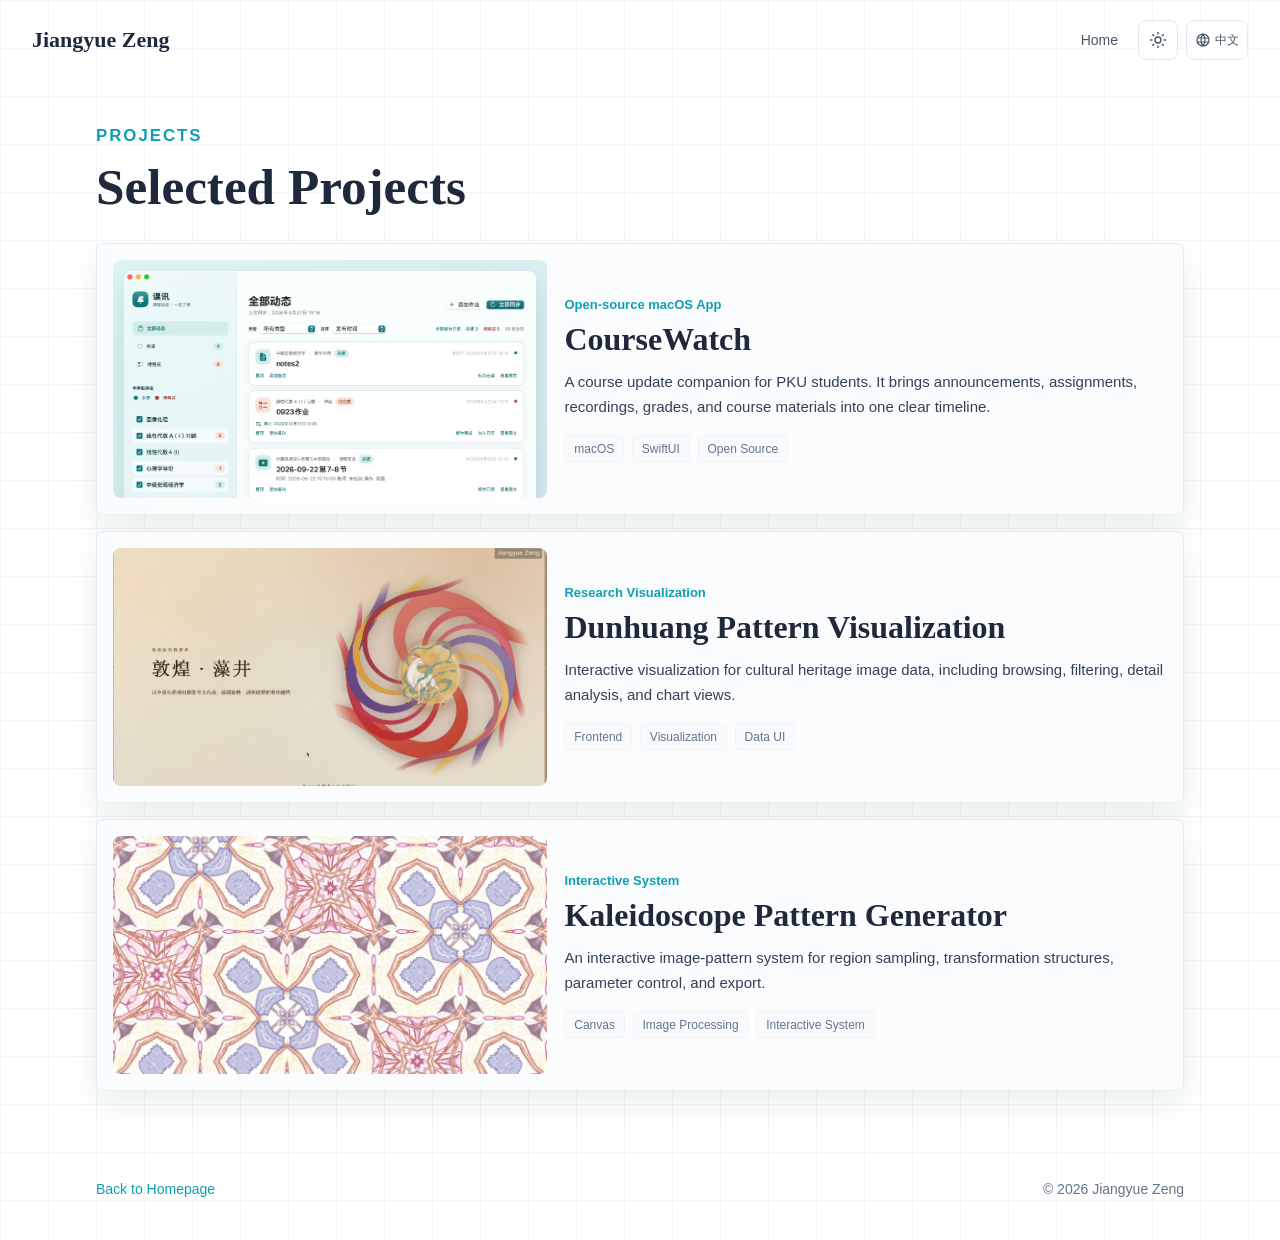
<file: projects/index.html>
<!DOCTYPE html>
<html lang="zh-CN">
  <head>
    <meta charset="UTF-8" />
    <meta name="viewport" content="width=device-width, initial-scale=1.0" />
    <meta
      name="description"
      content="Selected projects by Jiangyue Zeng, spanning macOS app design, cultural heritage visualization, and interactive image generation."
    />
    <meta name="author" content="Jiangyue Zeng" />
    <meta property="og:title" content="Projects / Jiangyue Zeng" />
    <meta
      property="og:description"
      content="Selected projects by Jiangyue Zeng, spanning macOS app design, cultural heritage visualization, and interactive image generation."
    />
    <meta property="og:type" content="website" />
    <meta property="og:url" content="https://qqqqingmo.github.io/projects/" />
    <meta name="theme-color" content="#fefffe" />
    <title>Projects / Jiangyue Zeng</title>
    <link rel="icon" href="../assets/favicon.svg" type="image/svg+xml" />
    <link rel="dns-prefetch" href="https://google-fonts.jialeliu.com" />
    <link rel="preconnect" href="https://google-fonts.jialeliu.com" crossorigin />
    <link
      rel="stylesheet"
      href="https://google-fonts.jialeliu.com/css2?family=Inter:wght@300;400;500;600;700&family=Crimson+Text:ital,wght@0,400;0,600;1,400&display=swap"
    />
    <link rel="stylesheet" href="../style.css" />
    <link rel="stylesheet" href="style.css?v=20260524-1" />
    <script>
      const savedTheme = localStorage.getItem("homepage-theme");
      if (savedTheme === "dark") {
        document.documentElement.setAttribute("data-theme", "dark");
      }
    </script>
  </head>
  <body>
    <header class="projects-header">
      <nav class="projects-nav" aria-label="Primary navigation" data-i18n-aria="nav.label">
        <a class="projects-brand" href="../" data-i18n="profile.name">Jiangyue Zeng</a>
        <div class="projects-nav-links">
          <div class="projects-nav-menu">
            <a href="../" data-i18n="nav.home">Home</a>
          </div>

          <button
            class="theme-toggle"
            type="button"
            data-theme-toggle
            aria-label="Switch to dark mode"
            title="Switch to dark mode"
          >
            <svg class="sun-icon" viewBox="0 0 24 24" fill="none" aria-hidden="true">
              <circle cx="12" cy="12" r="4" stroke="currentColor" stroke-width="1.8" stroke-linecap="round" stroke-linejoin="round"/>
              <path d="M12 2v2M12 20v2M4.93 4.93l1.41 1.41M17.66 17.66l1.41 1.41M2 12h2M20 12h2M4.93 19.07l1.41-1.41M17.66 6.34l1.41-1.41" stroke="currentColor" stroke-width="1.8" stroke-linecap="round"/>
            </svg>
            <svg class="moon-icon" viewBox="0 0 24 24" fill="none" aria-hidden="true">
              <path d="M21 12.79A9 9 0 1 1 11.21 3 7 7 0 0 0 21 12.79z" stroke="currentColor" stroke-width="1.8" stroke-linecap="round" stroke-linejoin="round"/>
            </svg>
          </button>

          <button
            class="language-toggle"
            type="button"
            data-language-toggle
            aria-label="Switch to Chinese"
            title="Switch to Chinese"
          >
            <svg viewBox="0 0 24 24" aria-hidden="true">
              <path d="M12 3a9 9 0 1 0 0 18 9 9 0 0 0 0-18Z" />
              <path d="M3.8 9h16.4M3.8 15h16.4M12 3c2 2.3 3 5.3 3 9s-1 6.7-3 9M12 3c-2 2.3-3 5.3-3 9s1 6.7 3 9" />
            </svg>
            <span data-language-target>中文</span>
          </button>
        </div>
      </nav>
    </header>

    <main class="projects-page">
      <section class="projects-hero">
        <p class="projects-kicker" data-i18n="hero.kicker">Projects</p>
        <h1 data-i18n="hero.title">Selected Projects</h1>
        <p data-i18n="hero.lead">
              
        </p>
      </section>

      <section class="portfolio-grid" aria-label="Project list" data-i18n-aria="projects.label">
        <a class="portfolio-card" href="coursewatch/">
          <figure class="portfolio-thumb coursewatch-thumb">
            <img
              src="../assets/coursewatch/screenshot.png"
              width="1960"
              height="1334"
              alt="CourseWatch macOS app showing course updates in a timeline"
              data-i18n-alt="project.coursewatch.alt"
              decoding="async"
            />
          </figure>
          <div class="portfolio-copy">
            <p class="portfolio-type" data-i18n="project.coursewatch.type">Open-source macOS App</p>
            <h2 data-i18n="project.coursewatch.title">CourseWatch</h2>
            <p data-i18n="project.coursewatch.desc">
              A course update companion for PKU students. It brings announcements, assignments, recordings, grades, and course materials into one clear timeline.
            </p>
            <div class="portfolio-tags">
              <span>macOS</span>
              <span>SwiftUI</span>
              <span>Open Source</span>
            </div>
          </div>
        </a>

        <a class="portfolio-card" href="dunhuang-pattern-vis/">
          <figure class="portfolio-thumb">
            <img
              src="../assets/dunhuang-pattern-vis/poster.jpg"
              width="1902"
              height="1080"
              alt="Dunhuang Pattern Visualization demo poster"
              data-i18n-alt="project.dunhuang.alt"
              decoding="async"
            />
          </figure>
          <div class="portfolio-copy">
            <p class="portfolio-type" data-i18n="project.dunhuang.type">Research Visualization</p>
            <h2 data-i18n="project.dunhuang.title">Dunhuang Pattern Visualization</h2>
            <p data-i18n="project.dunhuang.desc">
              Interactive visualization for cultural heritage image data, including browsing, filtering, detail analysis, and chart views.
            </p>
            <div class="portfolio-tags">
              <span>Frontend</span>
              <span>Visualization</span>
              <span>Data UI</span>
            </div>
          </div>
        </a>

        <a class="portfolio-card" href="kaleidoscope-generator/">
          <figure class="portfolio-thumb">
            <picture>
              <source srcset="../assets/kaleidoscope-generator/cover.webp" type="image/webp" />
              <img
                class="kaleidoscope-cover"
                src="../assets/kaleidoscope-generator/cover.jpg"
                width="1030"
                height="1030"
                alt="Kaleidoscope Pattern Generator pattern preview"
                data-i18n-alt="project.kaleidoscope.alt"
                decoding="async"
              />
            </picture>
          </figure>
          <div class="portfolio-copy">
            <p class="portfolio-type" data-i18n="project.kaleidoscope.type">Interactive System</p>
            <h2 data-i18n="project.kaleidoscope.title">Kaleidoscope Pattern Generator</h2>
            <p data-i18n="project.kaleidoscope.desc">
              An interactive image-pattern system for region sampling, transformation structures, parameter control, and export.
            </p>
            <div class="portfolio-tags">
              <span>Canvas</span>
              <span>Image Processing</span>
              <span>Interactive System</span>
            </div>
          </div>
        </a>
      </section>
    </main>

    <footer class="projects-footer">
      <a href="../" data-i18n="footer.back">Back to Homepage</a>
      <span>© 2026 Jiangyue Zeng</span>
    </footer>

    <script src="script.js?v=20260706-1"></script>
  </body>
</html>
</file>
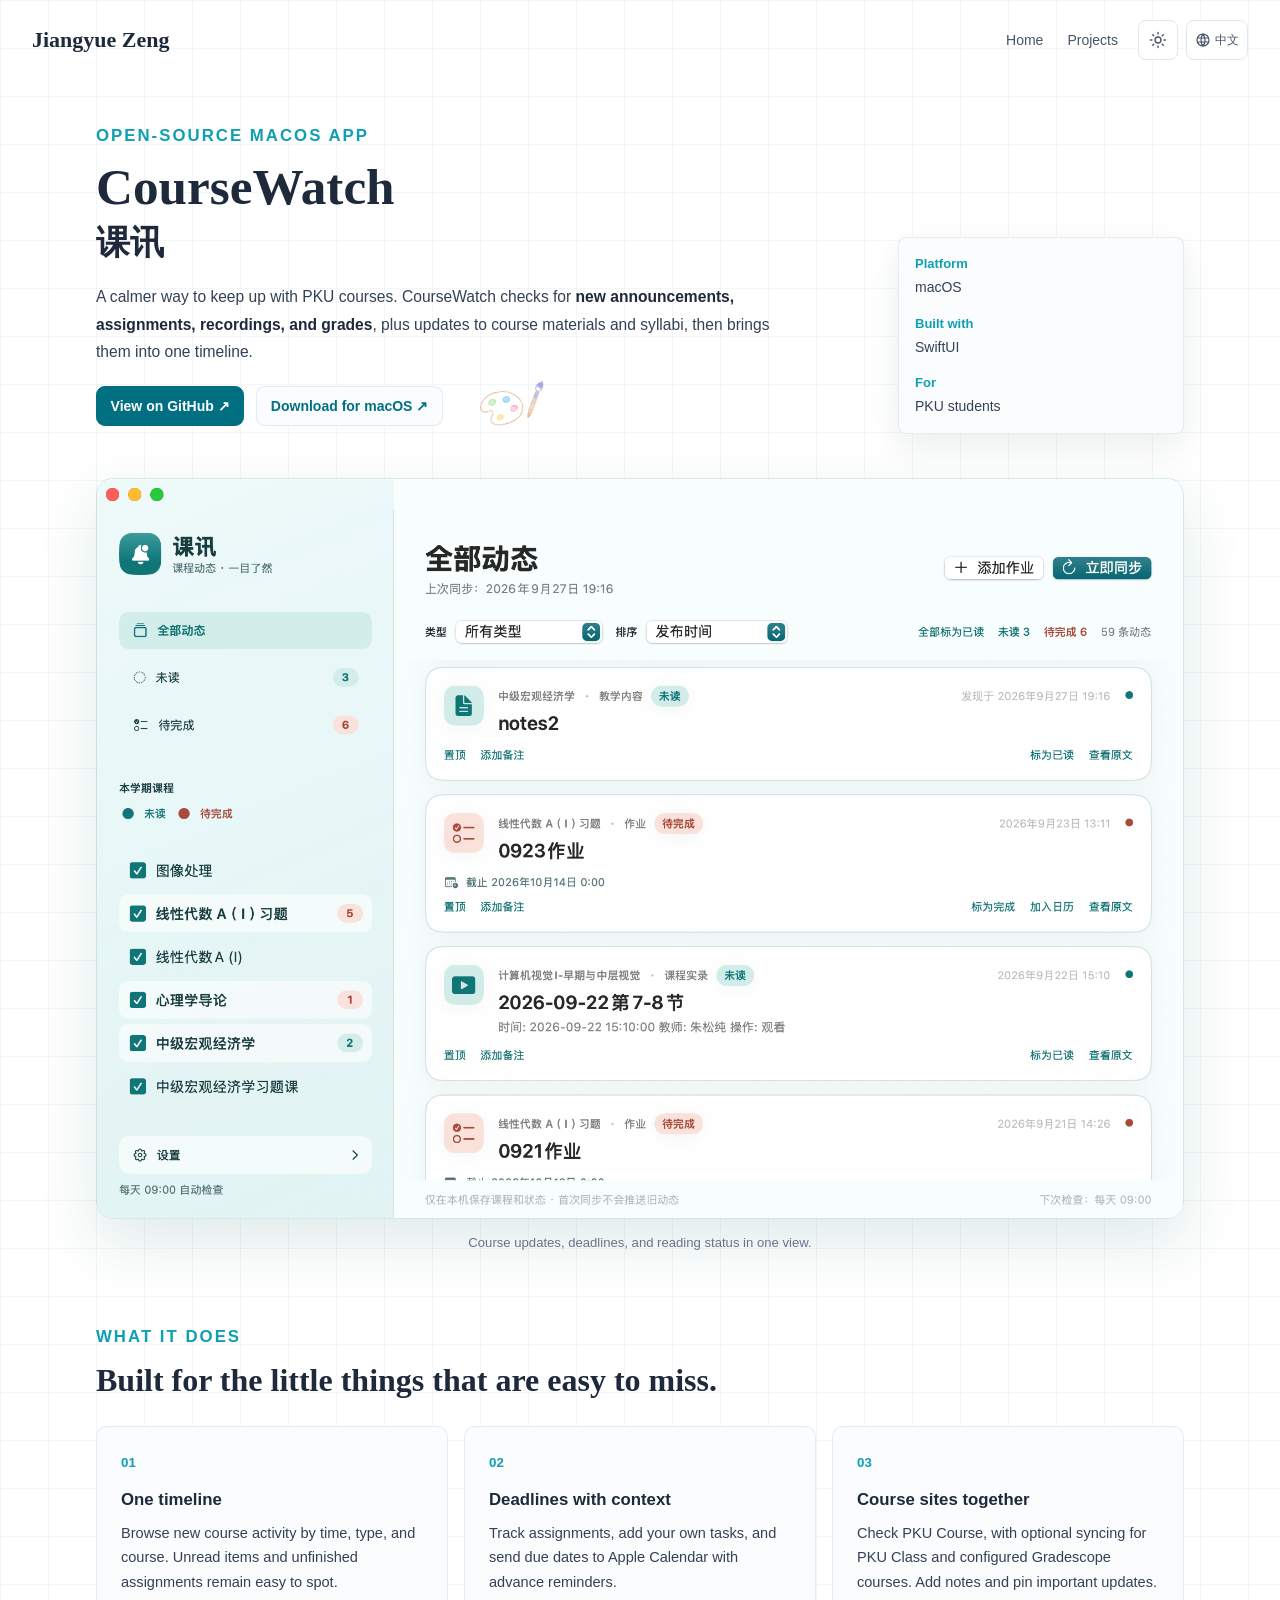
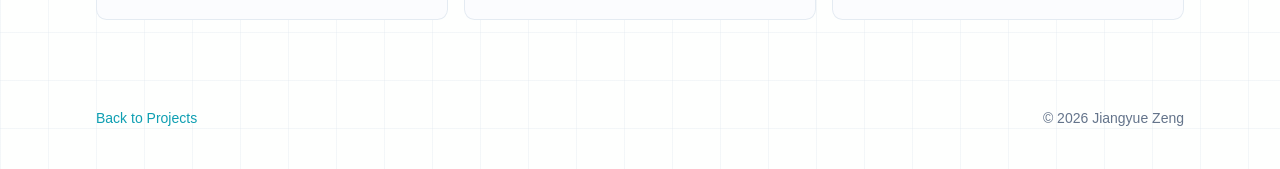
<file: projects/coursewatch/index.html>
<!DOCTYPE html>
<html lang="en">
  <head>
    <meta charset="UTF-8" />
    <meta name="viewport" content="width=device-width, initial-scale=1.0" />
    <meta name="description" content="CourseWatch is an open-source macOS app that gathers PKU course updates and deadlines in one timeline." />
    <meta name="author" content="Jiangyue Zeng" />
    <meta property="og:title" content="CourseWatch / 课讯" />
    <meta property="og:description" content="An open-source macOS companion for PKU course updates and deadlines." />
    <meta property="og:type" content="website" />
    <meta property="og:url" content="https://qqqqingmo.github.io/projects/coursewatch/" />
    <meta property="og:image" content="https://qqqqingmo.github.io/assets/coursewatch/screenshot.png" />
    <meta name="theme-color" content="#fefffe" />
    <title>CourseWatch / 课讯 · Jiangyue Zeng</title>
    <link rel="icon" href="../../assets/favicon.svg" type="image/svg+xml" />
    <link rel="dns-prefetch" href="https://google-fonts.jialeliu.com" />
    <link rel="preconnect" href="https://google-fonts.jialeliu.com" crossorigin />
    <link rel="stylesheet" href="https://google-fonts.jialeliu.com/css2?family=Inter:wght@300;400;500;600;700&family=Crimson+Text:ital,wght@0,400;0,600;1,400&display=swap" />
    <link rel="stylesheet" href="../../style.css" />
    <link rel="stylesheet" href="../style.css" />
    <link rel="stylesheet" href="style.css" />
    <script>
      if (localStorage.getItem("homepage-theme") === "dark") {
        document.documentElement.setAttribute("data-theme", "dark");
      }
    </script>
  </head>
  <body>
    <header class="projects-header">
      <nav class="projects-nav" aria-label="Primary navigation" data-i18n-aria="nav.label">
        <a class="projects-brand" href="../../" data-i18n="profile.name">Jiangyue Zeng</a>
        <div class="projects-nav-links">
          <div class="projects-nav-menu">
            <a href="../../" data-i18n="nav.home">Home</a>
            <a href="../" data-i18n="nav.projects">Projects</a>
          </div>
          <button class="theme-toggle" type="button" data-theme-toggle aria-label="Switch to dark mode" title="Switch to dark mode">
            <svg class="sun-icon" viewBox="0 0 24 24" fill="none" aria-hidden="true">
              <circle cx="12" cy="12" r="4" stroke="currentColor" stroke-width="1.8" stroke-linecap="round" stroke-linejoin="round"/>
              <path d="M12 2v2M12 20v2M4.93 4.93l1.41 1.41M17.66 17.66l1.41 1.41M2 12h2M20 12h2M4.93 19.07l1.41-1.41M17.66 6.34l1.41-1.41" stroke="currentColor" stroke-width="1.8" stroke-linecap="round"/>
            </svg>
            <svg class="moon-icon" viewBox="0 0 24 24" fill="none" aria-hidden="true">
              <path d="M21 12.79A9 9 0 1 1 11.21 3 7 7 0 0 0 21 12.79z" stroke="currentColor" stroke-width="1.8" stroke-linecap="round" stroke-linejoin="round"/>
            </svg>
          </button>
          <button class="language-toggle" type="button" data-language-toggle aria-label="Switch to Chinese" title="Switch to Chinese">
            <svg viewBox="0 0 24 24" aria-hidden="true">
              <path d="M12 3a9 9 0 1 0 0 18 9 9 0 0 0 0-18Z" />
              <path d="M3.8 9h16.4M3.8 15h16.4M12 3c2 2.3 3 5.3 3 9s-1 6.7-3 9M12 3c-2 2.3-3 5.3-3 9s1 6.7 3 9" />
            </svg>
            <span data-language-target>中文</span>
          </button>
        </div>
      </nav>
    </header>

    <main class="projects-page coursewatch-page">
      <section class="coursewatch-hero">
        <div class="coursewatch-intro">
          <p class="projects-kicker" data-i18n="hero.kicker">Open-source macOS app</p>
          <h1 data-i18n="hero.title">CourseWatch</h1>
          <p class="coursewatch-subtitle" data-i18n="hero.subtitle">课讯</p>
          <p class="coursewatch-lead" data-i18n-html="hero.lead">
            A calmer way to keep up with PKU courses. CourseWatch checks for <strong>new announcements, assignments, recordings, and grades</strong>, plus updates to course materials and syllabi, then brings them into one timeline.
          </p>
          <div class="coursewatch-actions">
            <a class="coursewatch-button primary" href="https://github.com/qqqqingmo/pku-coursewatch" target="_blank" rel="noopener noreferrer" data-i18n="hero.github">View on GitHub ↗</a>
            <div class="coursewatch-download-group">
              <a class="coursewatch-button" href="https://github.com/qqqqingmo/pku-coursewatch/releases" target="_blank" rel="noopener noreferrer" data-i18n="hero.download">Download for macOS ↗</a>
              <img class="coursewatch-download-doodle" src="../../素材/2画盘.png" width="115" height="115" alt="" aria-hidden="true" />
            </div>
          </div>
        </div>
        <div class="coursewatch-meta">
          <div><span data-i18n="meta.platform">Platform</span><strong>macOS</strong></div>
          <div><span data-i18n="meta.stack">Built with</span><strong>SwiftUI</strong></div>
          <div><span data-i18n="meta.scope">For</span><strong data-i18n="meta.scopeValue">PKU students</strong></div>
        </div>
      </section>

      <figure class="coursewatch-showcase">
        <img src="../../assets/coursewatch/screenshot.png" width="1960" height="1334" alt="CourseWatch desktop interface with course updates, filters, and assignments" data-i18n-alt="showcase.alt" decoding="async" />
        <figcaption data-i18n="showcase.caption">Course updates, deadlines, and reading status in one view.</figcaption>
      </figure>

      <section class="coursewatch-section" aria-labelledby="features-heading">
        <div class="coursewatch-section-heading">
          <p class="projects-kicker" data-i18n="features.kicker">What it does</p>
          <h2 id="features-heading" data-i18n="features.title">Built for the little things that are easy to miss.</h2>
        </div>
        <div class="coursewatch-feature-grid">
          <article>
            <span class="feature-index">01</span>
            <h3 data-i18n="features.timeline.title">One timeline</h3>
            <p data-i18n="features.timeline.desc">Browse new course activity by time, type, and course. Unread items and unfinished assignments remain easy to spot.</p>
          </article>
          <article>
            <span class="feature-index">02</span>
            <h3 data-i18n="features.deadlines.title">Deadlines with context</h3>
            <p data-i18n="features.deadlines.desc">Track assignments, add your own tasks, and send due dates to Apple Calendar with advance reminders.</p>
          </article>
          <article>
            <span class="feature-index">03</span>
            <h3 data-i18n="features.sources.title">Course sites together</h3>
            <p data-i18n="features.sources.desc">Check PKU Course, with optional syncing for PKU Class and configured Gradescope courses. Add notes and pin important updates.</p>
          </article>
        </div>
      </section>
    </main>

    <footer class="projects-footer">
      <a href="../" data-i18n="footer.back">Back to Projects</a>
      <span>© 2026 Jiangyue Zeng</span>
    </footer>
    <script src="script.js"></script>
  </body>
</html>
</file>
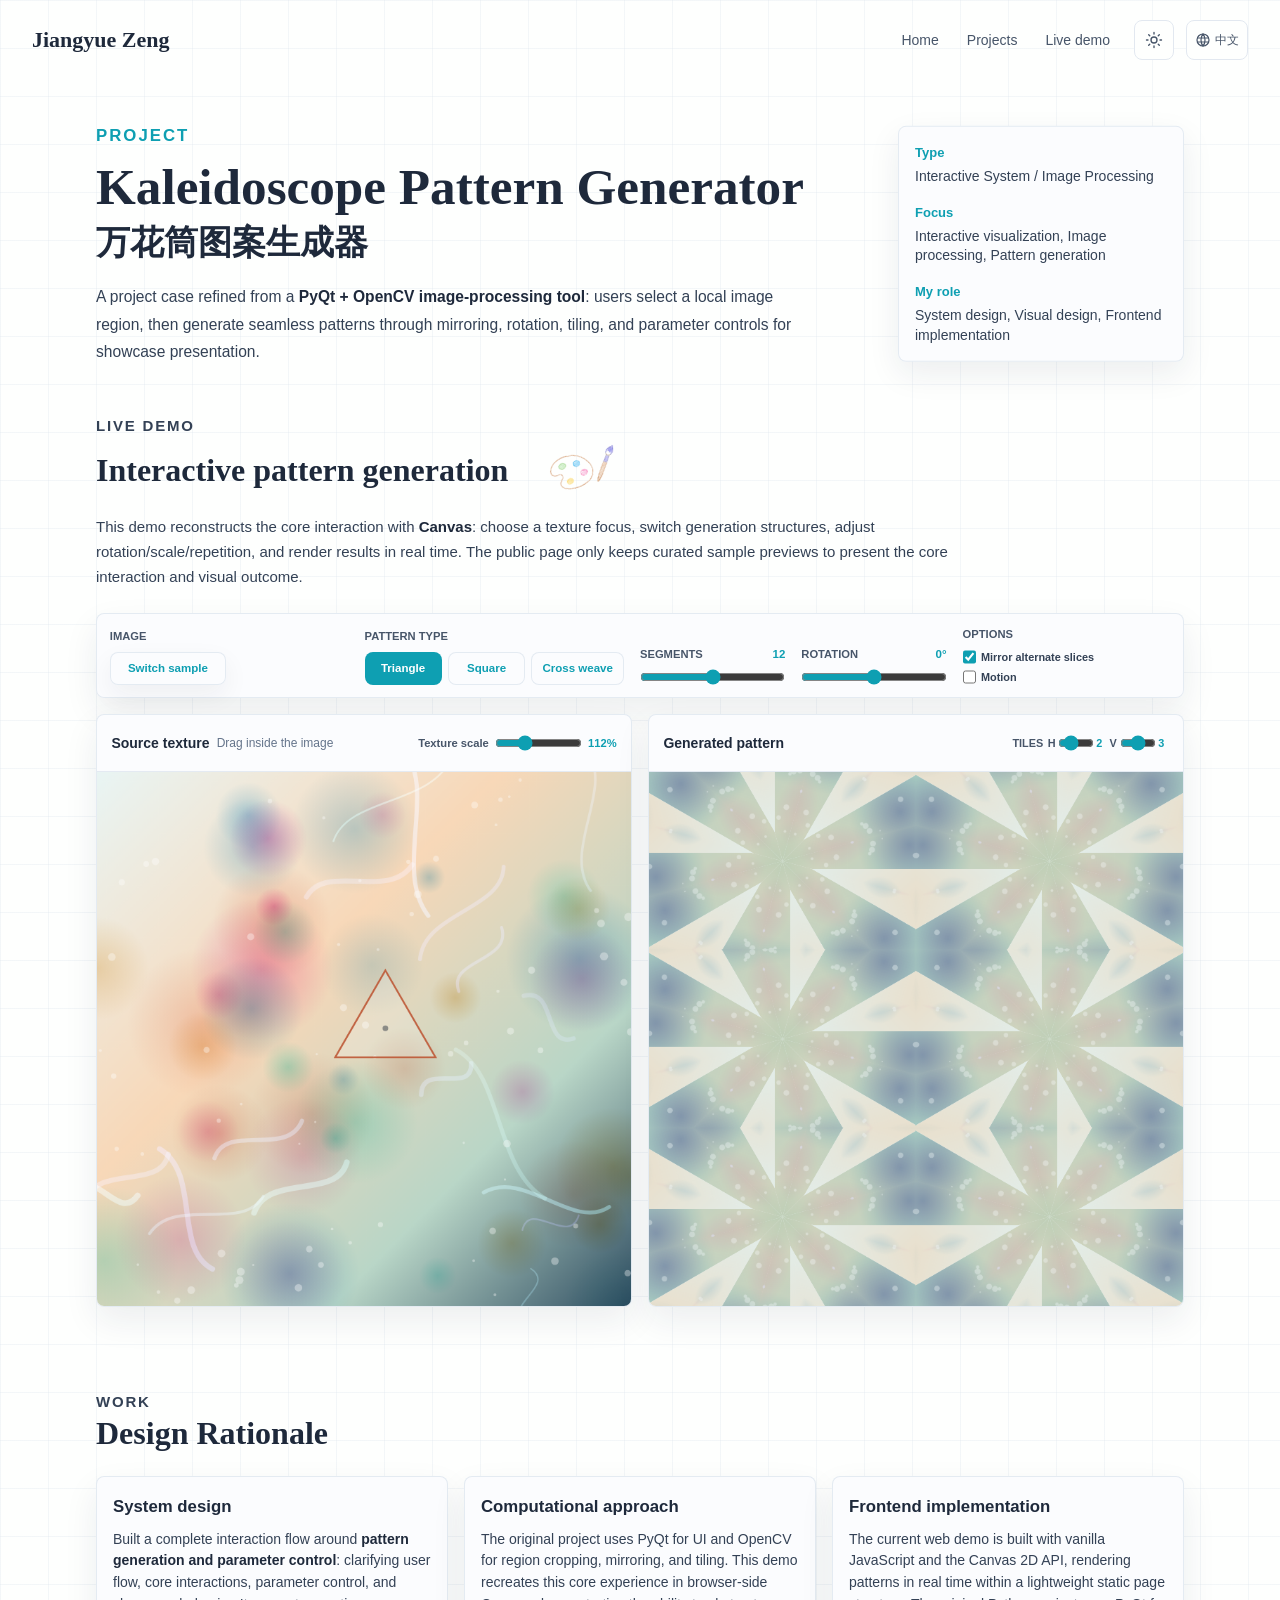
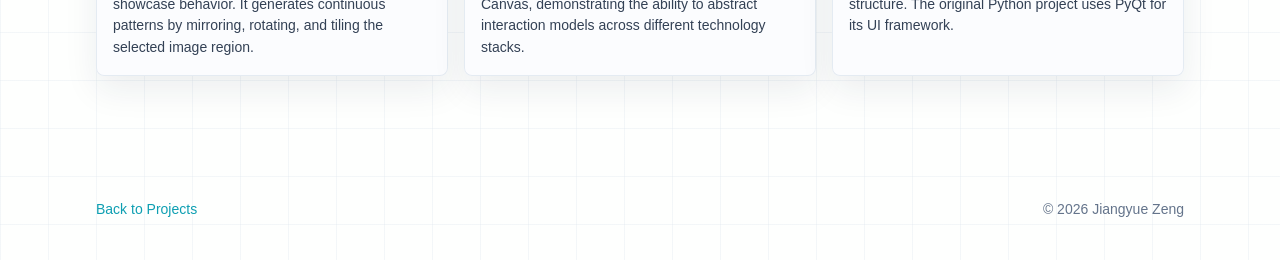
<file: projects/kaleidoscope-generator/index.html>
<!DOCTYPE html>
<html lang="zh-CN">
  <head>
    <meta charset="UTF-8" />
    <meta name="viewport" content="width=device-width, initial-scale=1.0" />
    <meta
      name="description"
      content="Kaleidoscope Pattern Generator / 万花筒图案生成器：一个图像纹样生成工具的项目展示页，包含浏览器端 Canvas 实时 demo。"
    />
    <meta name="author" content="Jiangyue Zeng" />
    <meta
      property="og:title"
      content="Kaleidoscope Pattern Generator / 万花筒图案生成器"
    />
    <meta
      property="og:description"
      content="一个图像处理工具整理出的项目案例，展示纹样生成、交互控制和前端可视化表达能力。"
    />
    <meta property="og:type" content="website" />
    <meta
      property="og:url"
      content="https://qqqqingmo.github.io/projects/kaleidoscope-generator/"
    />
    <meta name="theme-color" content="#fefffe" />
    <title>Kaleidoscope Pattern Generator / 万花筒图案生成器</title>
    <link rel="icon" href="../../assets/favicon.svg" type="image/svg+xml" />
    <link rel="dns-prefetch" href="https://google-fonts.jialeliu.com" />
    <link rel="preconnect" href="https://google-fonts.jialeliu.com" crossorigin />
    <link
      rel="stylesheet"
      href="https://google-fonts.jialeliu.com/css2?family=Inter:wght@300;400;500;600;700&family=Crimson+Text:ital,wght@0,400;0,600;1,400&display=swap"
    />
    <link rel="stylesheet" href="../../style.css" />
    <link rel="stylesheet" href="style.css?v=20260524-13" />
    <script>
      const savedTheme = localStorage.getItem("homepage-theme");
      if (savedTheme === "dark") {
        document.documentElement.setAttribute("data-theme", "dark");
      }
    </script>
  </head>
  <body>
    <header class="project-header">
      <nav class="project-nav" aria-label="Primary navigation" data-i18n-aria="nav.label">
        <a class="project-brand" href="../../" data-i18n="profile.name">Jiangyue Zeng</a>
        <div class="project-nav-links">
          <div class="project-nav-menu">
            <a href="../../" data-i18n="nav.home">Home</a>
            <a href="../" data-i18n="nav.projects">Projects</a>
            <a href="#demo" data-i18n="nav.demo">Live demo</a>
          </div>

          <button
            class="theme-toggle"
            type="button"
            data-theme-toggle
            aria-label="Switch to dark mode"
            title="Switch to dark mode"
          >
            <svg class="sun-icon" viewBox="0 0 24 24" fill="none" aria-hidden="true">
              <circle cx="12" cy="12" r="4" stroke="currentColor" stroke-width="1.8" stroke-linecap="round" stroke-linejoin="round"/>
              <path d="M12 2v2M12 20v2M4.93 4.93l1.41 1.41M17.66 17.66l1.41 1.41M2 12h2M20 12h2M4.93 19.07l1.41-1.41M17.66 6.34l1.41-1.41" stroke="currentColor" stroke-width="1.8" stroke-linecap="round"/>
            </svg>
            <svg class="moon-icon" viewBox="0 0 24 24" fill="none" aria-hidden="true">
              <path d="M21 12.79A9 9 0 1 1 11.21 3 7 7 0 0 0 21 12.79z" stroke="currentColor" stroke-width="1.8" stroke-linecap="round" stroke-linejoin="round"/>
            </svg>
          </button>

          <button
            class="language-toggle"
            type="button"
            data-language-toggle
            aria-label="Switch to Chinese"
            title="Switch to Chinese"
          >
            <svg viewBox="0 0 24 24" aria-hidden="true">
              <path d="M12 3a9 9 0 1 0 0 18 9 9 0 0 0 0-18Z" />
              <path d="M3.8 9h16.4M3.8 15h16.4M12 3c2 2.3 3 5.3 3 9s-1 6.7-3 9M12 3c-2 2.3-3 5.3-3 9s1 6.7 3 9" />
            </svg>
            <span data-language-target>中文</span>
          </button>
        </div>
      </nav>
    </header>

    <main class="project-page">
      <section class="project-hero kaleidoscope-hero">
        <div class="project-title-block">
          <p class="project-kicker" data-i18n="hero.kicker">Project</p>
          <h1 data-i18n="hero.title">Kaleidoscope Pattern Generator</h1>
          <p class="project-subtitle" data-i18n="hero.subtitle">万花筒图案生成器</p>
          <p class="project-lead" data-i18n-html="hero.lead">
            一个从 <strong>PyQt + OpenCV 图像处理工具</strong>整理出的项目案例：用户选择局部图像后，系统通过镜像、旋转和平铺生成连续纹样，并提供参数化控制与展示。
          </p>
          </div>
        </div>

        <dl class="project-meta">
          <div>
            <dt data-i18n="meta.type">Type</dt>
            <dd data-i18n="meta.typeValue">Interactive System / Image Processing</dd>
          </div>
          <div>
            <dt data-i18n="meta.focus">Focus</dt>
            <dd data-i18n="meta.focusValue">Interactive visualization, Image processing, Pattern generation</dd>
          </div>
          <div>
            <dt data-i18n="meta.role">My role</dt>
            <dd data-i18n="meta.roleValue">System design, Visual design, Frontend implementation</dd>
          </div>
        </dl>
      </section>

      <section class="project-section" id="demo">
        <div class="section-heading demo-section-heading">
          <p class="project-kicker section-eyebrow" data-i18n="demo.kicker">Live Demo</p>
          <div class="demo-title-row">
            <h2 data-i18n="demo.title">Interactive pattern generation demo</h2>
            <img
              class="demo-heading-doodle"
              src="../../素材/2画盘.png"
              width="115"
              height="115"
              alt=""
              aria-hidden="true"
            />
          </div>
          <p data-i18n-html="demo.desc">
            基于 <strong>Canvas</strong> 的交互式纹样生成系统：选择纹理焦点、切换生成结构、调整旋转/缩放/重复次数，在浏览器内实时渲染结果。公开页面仅保留内置示例预览，用于展示核心交互与视觉效果。
          </p>
        </div>

        <div class="demo-workspace" aria-label="Kaleidoscope live demo">
          <form class="control-panel" aria-label="Pattern controls">
            <fieldset class="toolbar-group image-tools">
              <legend data-i18n="controls.image">Image</legend>
              <div class="upload-row">
                <button id="randomize-source" class="secondary-button" type="button" data-i18n="controls.randomize">
                  Other sample
                </button>
              </div>
            </fieldset>

            <fieldset class="toolbar-group pattern-tools">
              <legend data-i18n="controls.pattern">Pattern type</legend>
              <div class="pattern-options" role="group" aria-label="Pattern mode">
                <button class="pattern-button is-active" type="button" data-pattern="triangle" data-i18n="controls.triangle">Triangle</button>
                <button class="pattern-button" type="button" data-pattern="square" data-i18n="controls.square">Square</button>
                <button class="pattern-button" type="button" data-pattern="weave" data-i18n="controls.weave">Cross weave</button>
              </div>
            </fieldset>

            <label class="range-control parameter-control">
                <span id="segments-label" data-i18n="controls.segments">Segments</span>
                <output id="segments-value">12</output>
                <input id="segments" type="range" min="4" max="20" step="1" value="12" />
            </label>

            <label class="range-control parameter-control">
                <span data-i18n="controls.rotation">Rotation</span>
                <output id="rotation-value">0°</output>
                <input id="rotation" type="range" min="-180" max="180" step="1" value="0" />
            </label>

            <fieldset class="toolbar-group toggle-tools">
              <legend data-i18n="controls.options">Options</legend>
              <label class="toggle-control">
                <input id="mirror-source" type="checkbox" checked />
                <span id="mirror-label" data-i18n="controls.mirror">Mirror alternate slices</span>
              </label>
              <label class="toggle-control">
                <input id="animate-output" type="checkbox" />
                <span data-i18n="controls.animate">Motion</span>
              </label>
            </fieldset>

          </form>

          <div class="canvas-row">
            <figure class="canvas-panel source-panel">
              <figcaption>
                <div class="caption-title">
                  <span data-i18n="demo.source">Source texture</span>
                  <small data-i18n="demo.sourceHint">Drag inside the image</small>
                </div>
                <label class="caption-range-control">
                  <span data-i18n="controls.scale">Texture scale</span>
                  <input id="scale" type="range" min="50" max="250" step="1" value="112" />
                  <output id="scale-value">112%</output>
                </label>
              </figcaption>
              <canvas
                id="source-canvas"
                width="760"
                height="760"
                aria-label="Source image with selected pattern area"
              ></canvas>
            </figure>

            <figure class="canvas-panel result-panel">
              <figcaption>
                <span data-i18n="demo.output">Generated pattern</span>
                <div class="result-actions">
                  <div class="caption-tile-tools">
                    <span class="caption-tools-title" data-i18n="controls.tiles">Tiles</span>
                    <label class="caption-mini-control">
                      <span data-i18n="controls.repeatX">H</span>
                      <input id="repeat-x" type="range" min="1" max="5" step="1" value="2" />
                      <output id="repeat-x-value">2</output>
                    </label>
                    <label class="caption-mini-control">
                      <span data-i18n="controls.repeatY">V</span>
                      <input id="repeat-y" type="range" min="1" max="5" step="1" value="3" />
                      <output id="repeat-y-value">3</output>
                    </label>
                  </div>
                </div>
              </figcaption>
              <canvas
                id="result-canvas"
                width="760"
                height="760"
                aria-label="Generated kaleidoscope pattern"
              ></canvas>
            </figure>
          </div>
        </div>
      </section>

      <section class="project-section" id="role">
        <div class="section-heading">
          <p class="project-kicker section-eyebrow" data-i18n="role.kicker">Work</p>
          <h2 data-i18n="role.title">Design Rationale</h2>
        </div>
        <div class="contribution-grid">
          <article>
            <h3 data-i18n="role.product.title">System design</h3>
            <p data-i18n-html="role.product.desc">
              围绕<strong>纹样生成与参数控制</strong>构建完整交互：将图案探索、参数比较与展示预览组织为连贯工作流，让核心方法和视觉结果可以被清晰呈现。
            </p>
          </article>
          <article>
            <h3 data-i18n="role.engineering.title">Computational approach</h3>
            <p data-i18n-html="role.engineering.desc">
              原项目使用 PyQt 构建界面、OpenCV 处理选区裁切与镜像平铺；本 demo 用 Canvas 在浏览器端复刻核心体验，展示跨技术栈抽象同一交互模型的能力。
            </p>
          </article>
          <article>
            <h3 data-i18n="role.frontend.title">Frontend implementation</h3>
            <p data-i18n-html="role.frontend.desc">
              当前网页 demo 基于原生 JavaScript 与 Canvas 2D API 构建，在轻量的静态页面结构内实现纹样的实时渲染。原项目使用 PyQt 作为界面框架。
            </p>
          </article>
        </div>
      </section>

    </main>

    <footer class="project-footer">
      <a href="../" data-i18n="footer.projects">Back to Projects</a>
      <span>© 2026 Jiangyue Zeng</span>
    </footer>

    <script src="script.js?v=20260706-1"></script>
  </body>
</html>
</file>
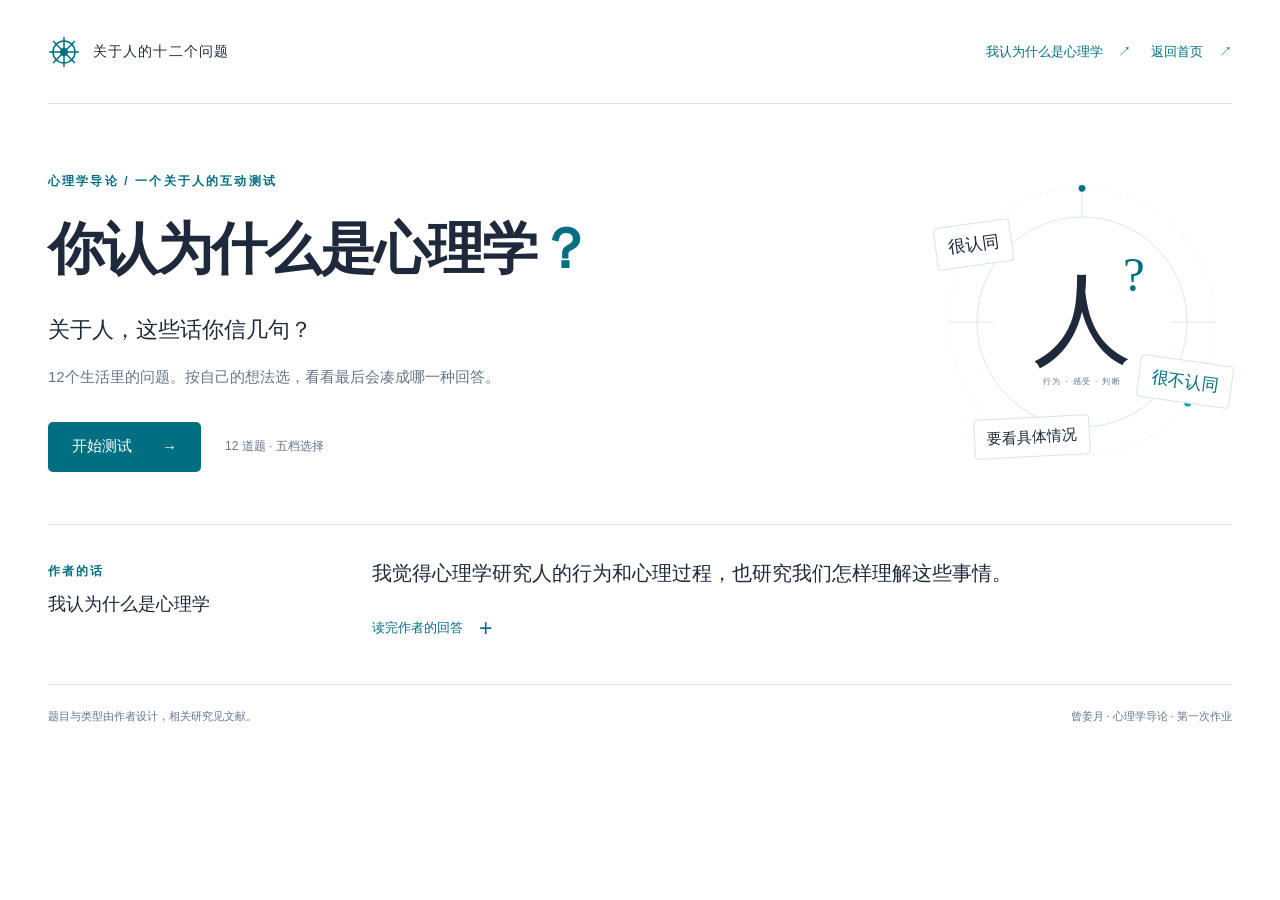
<file: projects/psychology-test/index.html>
<!doctype html>
<html lang="zh-CN">
<head>
  <meta charset="utf-8">
  <meta name="viewport" content="width=device-width, initial-scale=1">
  <meta name="robots" content="noindex, nofollow">
  <meta name="referrer" content="strict-origin-when-cross-origin">
  <meta name="theme-color" content="#fefffe">
  <meta name="description" content="关于人，这些话你信几句？12个生活里的问题。">
  <title>你认为什么是心理学？</title>
  <link rel="icon" href="./assets/favicon.svg" type="image/svg+xml">
  <link rel="stylesheet" href="./app.css?v=20260929-10">
  <script defer src="./quiz-content.js?v=20260929-10"></script>
  <script defer src="./quiz-engine.js?v=20260929-10"></script>
  <script defer src="./app.js?v=20260929-10"></script>
</head>
<body>
  <a class="skip-link" href="#main">跳到正文</a>
  <div class="site-frame">
    <header class="header">
      <button class="brand" id="home-button" type="button" aria-label="返回测试首页">
        <svg viewBox="0 0 32 32" aria-hidden="true"><g fill="none" stroke="currentColor" stroke-width="1.5"><circle cx="16" cy="16" r="11"/><path d="M16 1v30M1 16h30M5 5l22 22M5 27L27 5"/></g><circle cx="16" cy="16" r="4" fill="currentColor"/></svg>
        <span>关于人的十二个问题</span>
      </button>
      <div class="header-actions">
        <a id="about-link" href="#author">我认为什么是心理学 <span aria-hidden="true">↗</span></a>
        <a id="return-home-link" href="./" aria-label="返回测试首页">返回首页 <span aria-hidden="true">↗</span></a>
      </div>
    </header>
    <main id="main" tabindex="-1"></main>
    <footer class="footer"><span id="footer-copy"></span><span id="footer-author"></span></footer>
  </div>
  <div class="toast" id="status" role="status" aria-live="polite"></div>
  <noscript><p class="noscript">请启用 JavaScript 后开始答题。</p></noscript>
</body>
</html>
</file>
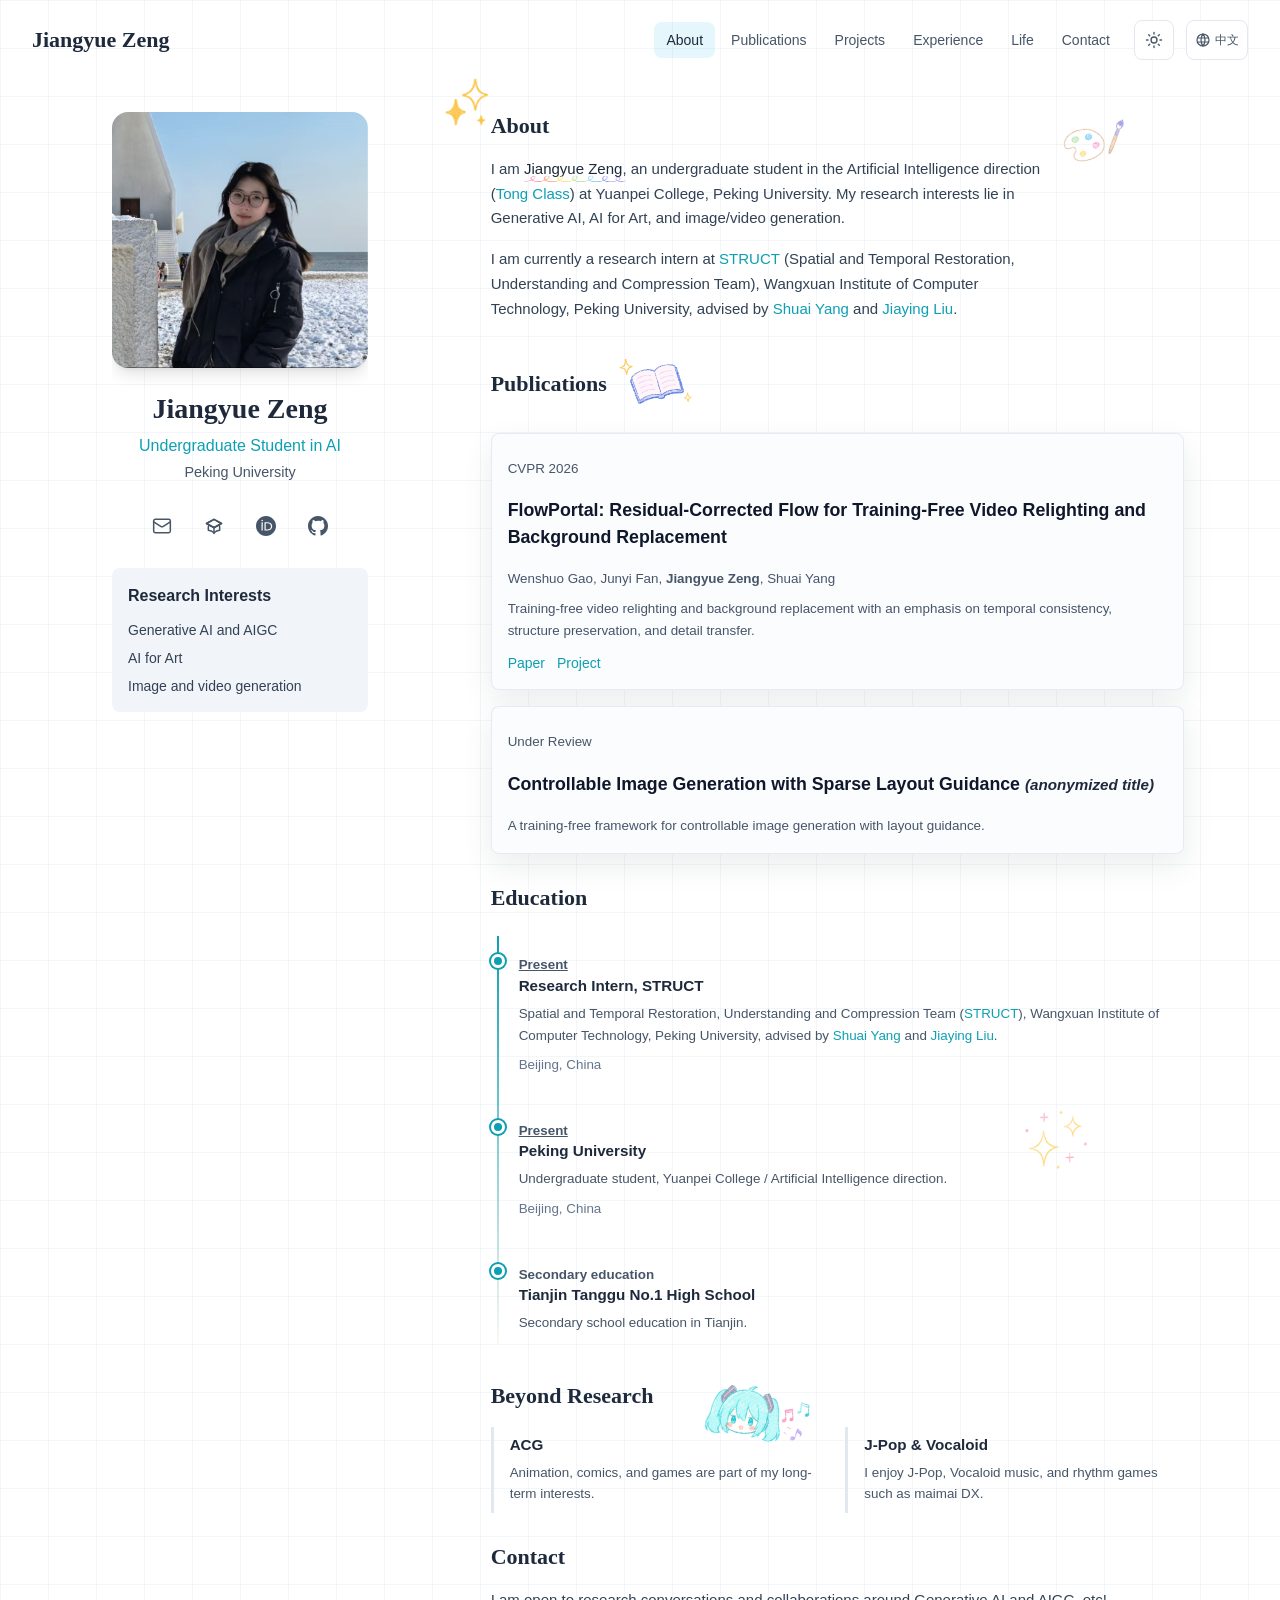
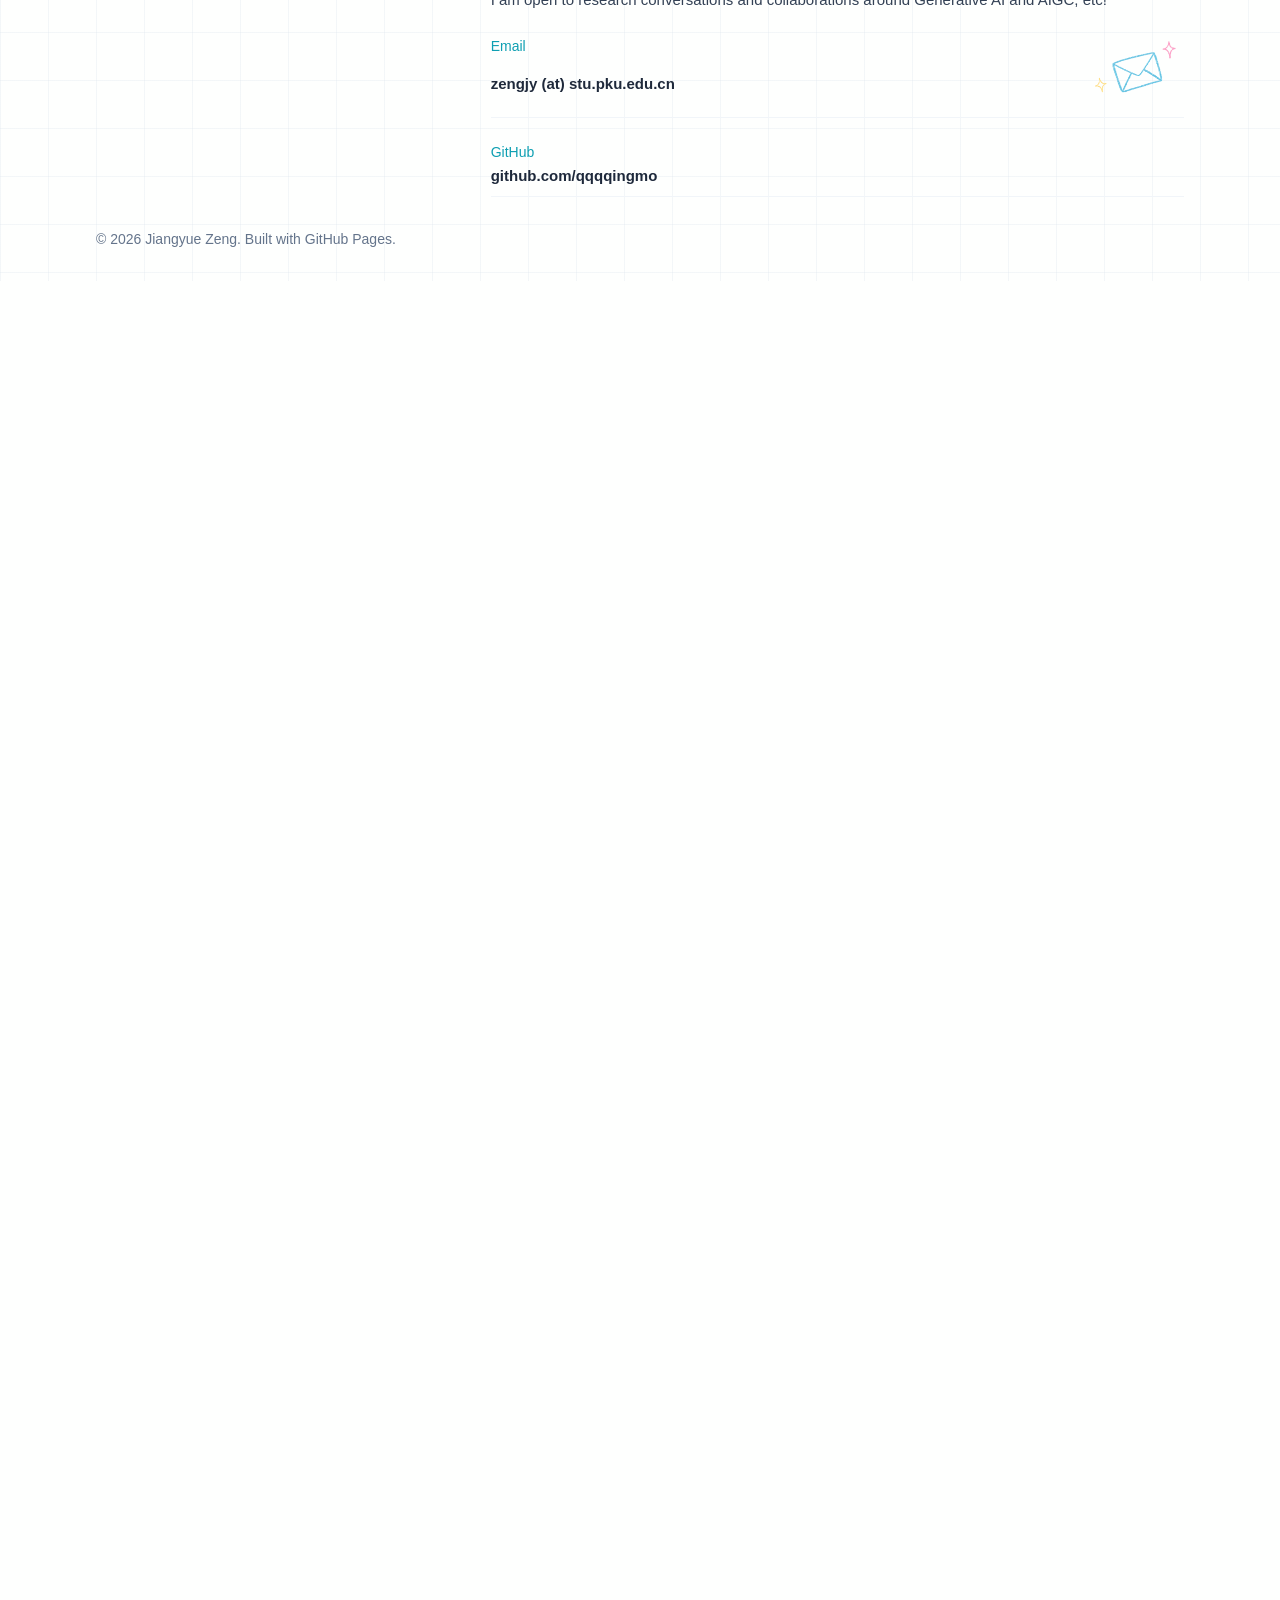
<file: zh.html>
<!DOCTYPE html>
<html lang="en">
  <head>
    <meta charset="UTF-8" />
    <meta name="viewport" content="width=device-width, initial-scale=1.0" />
    <meta http-equiv="refresh" content="0; url=index.html" />
    <title>Jiangyue Zeng</title>
    <link rel="canonical" href="index.html" />
  </head>
  <body>
    <p><a href="index.html">Enter homepage</a></p>
  </body>
</html>
</file>
<file: style.css>
:root {
  --background: #fefffe;
  --foreground: #0f172a;
  --primary: #1e293b;
  --accent: rgb(14, 159, 178);
  --accent-dark: #006f82;
  --neutral-50: #f8fafc;
  --neutral-100: #f1f5f9;
  --neutral-200: #e2e8f0;
  --neutral-300: #cbd5e1;
  --neutral-400: #94a3b8;
  --neutral-500: #64748b;
  --neutral-600: #475569;
  --neutral-700: #334155;
  --neutral-800: #1e293b;
  --shadow-sm: 0 1px 2px 0 rgba(0, 0, 0, 0.05);
  --shadow-lg:
    0 10px 15px -3px rgba(0, 0, 0, 0.1),
    0 4px 6px -4px rgba(0, 0, 0, 0.1);
  --shadow-xl:
    0 20px 25px -5px rgba(0, 0, 0, 0.1),
    0 8px 10px -6px rgba(0, 0, 0, 0.1);
  --nav-container: 1216px;
  --page-container: 1088px;
  --header-height: 64px;
  --font-sans: Inter, -apple-system, BlinkMacSystemFont, "Segoe UI", Roboto,
    "Helvetica Neue", Arial, "Noto Sans", sans-serif;
  --font-serif: "Crimson Text", Georgia, serif;
  --transition: 200ms ease;
  --header-bg: rgba(254, 255, 254, 0.8);
  --header-border: rgba(226, 232, 240, 0.5);
  --mobile-menu-bg: rgba(254, 255, 254, 0.95);
  --timeline-gradient-stop: rgba(212, 165, 98, 0.08);
  --timeline-link-hover-bg: rgba(212, 165, 98, 0.1);
  --card-bg: rgba(251, 252, 254, 0.96);
  --card-border: rgba(220, 228, 238, 0.75);
  --grid-line-rgb: 220 228 238;
  --grid-line-base-opacity: 0.45;
  --grid-intensity: 0.7;
  --grid-line: rgb(var(--grid-line-rgb) / calc(var(--grid-line-base-opacity) * var(--grid-intensity)));
}

[data-theme="dark"] {
  --background: #0f172a;
  --foreground: #f1f5f9;
  --primary: #f1f5f9;
  --neutral-50: #1e293b;
  --neutral-100: #1e293b;
  --neutral-200: #334155;
  --neutral-300: #475569;
  --neutral-400: #64748b;
  --neutral-500: #94a3b8;
  --neutral-600: #94a3b8;
  --neutral-700: #cbd5e1;
  --neutral-800: #f1f5f9;
  --shadow-sm: 0 1px 2px 0 rgba(0, 0, 0, 0.3);
  --shadow-lg:
    0 10px 15px -3px rgba(0, 0, 0, 0.4),
    0 4px 6px -4px rgba(0, 0, 0, 0.3);
  --shadow-xl:
    0 20px 25px -5px rgba(0, 0, 0, 0.5),
    0 8px 10px -6px rgba(0, 0, 0, 0.4);
  --header-bg: rgba(15, 23, 42, 0.85);
  --header-border: rgba(51, 65, 85, 0.5);
  --mobile-menu-bg: rgba(15, 23, 42, 0.95);
  --timeline-gradient-stop: rgba(14, 159, 178, 0.15);
  --timeline-link-hover-bg: rgba(14, 159, 178, 0.12);
  --card-bg: rgba(30, 41, 59, 0.92);
  --card-border: rgba(51, 65, 85, 0.6);
  --grid-line-rgb: 51 65 85;
  --grid-line-base-opacity: 0.35;
}

@media (min-width: 1024px) {
  :root {
    --header-height: 80px;
  }
}

html[lang="zh-CN"] {
  --font-serif: "Crimson Text", "Source Han Serif SC", "Noto Serif CJK SC",
    "Songti SC", STSong, SimSun, serif;
}

* {
  box-sizing: border-box;
}

html {
  scroll-behavior: smooth;
  scroll-padding-top: calc(var(--header-height) + 24px);
}

body {
  min-width: 320px;
  margin: 0;
  overflow-x: hidden;
  color: var(--foreground);
  background:
    linear-gradient(90deg, var(--grid-line) 1px, transparent 1px),
    linear-gradient(var(--grid-line) 1px, transparent 1px),
    var(--background);
  background-size: 48px 48px;
  font-family: var(--font-sans);
  font-size: 0.95rem;
  font-weight: 400;
  line-height: 1.5;
  letter-spacing: 0;
  -webkit-font-smoothing: antialiased;
  -moz-osx-font-smoothing: grayscale;
}

body.menu-open {
  overflow: hidden;
}

a {
  color: inherit;
  text-decoration: none;
}

img,
svg {
  display: block;
}

img {
  max-width: 100%;
}

.doodle-img,
.name-spiral-underline {
  pointer-events: none;
  user-select: none;
}

.doodle-img {
  opacity: 0.86;
  object-fit: contain;
}

[data-theme="dark"] .doodle-img,
[data-theme="dark"] .name-spiral-underline {
  opacity: 0.78;
}

.sr-only {
  position: absolute;
  width: 1px;
  height: 1px;
  padding: 0;
  margin: -1px;
  overflow: hidden;
  clip: rect(0, 0, 0, 0);
  white-space: nowrap;
  border: 0;
}

.site-header {
  position: fixed;
  inset: 0 0 auto;
  z-index: 50;
  height: var(--header-height);
  background: transparent;
  -webkit-backdrop-filter: blur(0px);
  backdrop-filter: blur(0px);
  transition:
    background-color 300ms ease-out,
    border-color 300ms ease-out,
    box-shadow 300ms ease-out,
    backdrop-filter 300ms ease-out,
    -webkit-backdrop-filter 300ms ease-out;
}

.site-header.scrolled,
body.menu-open .site-header {
  border-bottom: 1px solid var(--header-border);
  background: var(--header-bg);
  -webkit-backdrop-filter: blur(24px);
  backdrop-filter: blur(24px);
  box-shadow: var(--shadow-lg);
}

.nav {
  display: flex;
  align-items: center;
  justify-content: space-between;
  width: min(100% - 32px, var(--nav-container));
  height: 100%;
  margin: 0 auto;
}

@media (min-width: 640px) {
  .nav {
    width: min(100% - 48px, var(--nav-container));
  }
}

@media (min-width: 1024px) {
  .nav {
    width: min(100% - 64px, var(--nav-container));
  }
}

.nav-logo {
  flex-shrink: 0;
  color: var(--primary);
  font-family: var(--font-serif);
  font-size: 1.1875rem;
  font-weight: 600;
  line-height: 1.625rem;
  transition: color var(--transition);
}

@media (min-width: 1024px) {
  .nav-logo {
    font-size: 1.375rem;
    line-height: 1.875rem;
  }
}

.nav-logo:hover {
  color: var(--accent);
}

.nav-right {
  display: flex;
  align-items: center;
  gap: 0.5rem;
}

@media (min-width: 1024px) {
  .nav-right {
    gap: 0.75rem;
  }
}

.nav-menu {
  position: relative;
  display: none;
  padding: 0;
  margin: 0;
  list-style: none;
}

@media (min-width: 1024px) {
  .nav-menu {
    display: flex;
    align-items: baseline;
    gap: 0.25rem;
  }
}

.nav-link {
  display: block;
  padding: 0.5rem 0.75rem;
  border-radius: 0.5rem;
  color: var(--neutral-600);
  font-size: 0.875rem;
  font-weight: 500;
  line-height: 1.25rem;
  transition:
    color 150ms ease,
    background-color 150ms ease;
}

.nav-link:hover,
.nav-link.active {
  color: var(--primary);
  background: rgba(14, 165, 233, 0.1);
}

.theme-toggle,
.language-toggle,
.nav-toggle {
  display: inline-flex;
  align-items: center;
  justify-content: center;
  height: 2.5rem;
  border: 1px solid var(--neutral-200);
  border-radius: 0.5rem;
  color: var(--neutral-600);
  background: var(--background);
  cursor: pointer;
  transition:
    color var(--transition),
    background-color var(--transition),
    border-color var(--transition),
    transform var(--transition);
}

.theme-toggle {
  width: 2.5rem;
  padding: 0;
}

.theme-toggle svg {
  width: 1.125rem;
  height: 1.125rem;
  transition: opacity var(--transition), transform var(--transition);
}

.sun-icon {
  display: block;
}

.moon-icon {
  display: none;
}

[data-theme="dark"] .sun-icon {
  display: none;
}

[data-theme="dark"] .moon-icon {
  display: block;
}

.theme-toggle:hover,
.language-toggle:hover,
.nav-toggle:hover {
  color: var(--primary);
  background: var(--neutral-50);
}

.language-toggle {
  gap: 0.25rem;
  min-width: 3.5rem;
  padding: 0 0.5rem;
  font-size: 0.75rem;
  font-weight: 500;
  line-height: 1rem;
}

.language-toggle svg {
  width: 1rem;
  height: 1rem;
  fill: none;
  stroke: currentColor;
  stroke-width: 1.8;
  stroke-linecap: round;
  stroke-linejoin: round;
}

.language-toggle:hover,
.nav-toggle:hover {
  color: var(--primary);
  background: var(--neutral-50);
}

.nav-toggle {
  position: relative;
  width: 2.5rem;
  padding: 0;
}

@media (min-width: 1024px) {
  .nav-toggle {
    display: none;
  }
}

.nav-toggle span {
  position: absolute;
  left: 50%;
  width: 1.125rem;
  height: 2px;
  border-radius: 999px;
  background: currentColor;
  transform: translateX(-50%);
  transform-origin: center;
  transition:
    top var(--transition),
    transform var(--transition),
    opacity var(--transition);
}

.nav-toggle span:nth-child(1) {
  top: calc(50% - 6px);
}

.nav-toggle span:nth-child(2) {
  top: 50%;
}

.nav-toggle span:nth-child(3) {
  top: calc(50% + 6px);
}

.nav-toggle[aria-expanded="true"] span:nth-child(1) {
  top: 50%;
  transform: translateX(-50%) rotate(45deg);
}

.nav-toggle[aria-expanded="true"] span:nth-child(2) {
  opacity: 0;
}

.nav-toggle[aria-expanded="true"] span:nth-child(3) {
  top: 50%;
  transform: translateX(-50%) rotate(-45deg);
}

.page-shell {
  display: grid;
  grid-template-columns: minmax(0, 1fr);
  gap: 3rem;
  width: min(100% - 32px, var(--page-container));
  min-height: 100vh;
  margin: 0 auto;
  padding: calc(var(--header-height) + 2rem) 0 2rem;
}

@media (min-width: 640px) {
  .page-shell {
    width: min(100% - 48px, var(--page-container));
  }
}

@media (min-width: 1024px) {
  .page-shell {
    grid-template-columns: minmax(0, 1fr) minmax(0, 2fr);
    width: min(100% - 64px, var(--page-container));
  }
}

.profile-column {
  min-width: 0;
}

.profile-sticky {
  position: static;
}

@media (min-width: 1024px) {
  .profile-sticky {
    position: fixed;
    top: calc(var(--header-height) + 2rem);
    left: max(16px, calc((100vw - var(--page-container)) / 2 + 16px));
    width: 16rem;
    max-height: calc(100vh - var(--header-height) - 4rem);
    overflow: hidden;
  }
}

.portrait {
  width: 16rem;
  height: 16rem;
  margin: 0 auto 1.5rem;
  overflow: hidden;
  border-radius: 1rem;
  background: var(--neutral-50);
  box-shadow: var(--shadow-lg);
  transition:
    box-shadow var(--transition),
    transform var(--transition);
}

.portrait:hover {
  box-shadow: var(--shadow-xl);
}

.portrait img {
  width: 100%;
  height: 100%;
  object-fit: cover;
}

.profile-heading {
  margin-bottom: 1.5rem;
  text-align: center;
}

.profile-heading h1 {
  margin: 0 0 0.5rem;
  color: var(--primary);
  font-family: var(--font-serif);
  font-size: 1.75rem;
  font-weight: 700;
  line-height: 2.125rem;
}

.profile-title {
  margin: 0 0 0.25rem;
  color: var(--accent);
  font-size: 1rem;
  font-weight: 500;
  line-height: 1.5rem;
}

.profile-affiliation {
  margin: 0 0 0.5rem;
  color: var(--neutral-600);
  font-size: 0.9rem;
  line-height: 1.35rem;
}

.profile-links {
  display: flex;
  flex-wrap: wrap;
  justify-content: center;
  gap: 0.75rem;
  padding: 0 0.5rem;
  margin-bottom: 1.5rem;
}

@media (min-width: 640px) {
  .profile-links {
    gap: 1rem;
  }
}

.profile-links a {
  display: inline-flex;
  align-items: center;
  justify-content: center;
  padding: 0.5rem;
  color: var(--neutral-600);
  transition: color var(--transition);
}

.profile-links a:hover {
  color: var(--accent);
}

.profile-links svg {
  width: 1.25rem;
  height: 1.25rem;
  fill: none;
  stroke: currentColor;
  stroke-width: 1.8;
  stroke-linecap: round;
  stroke-linejoin: round;
}

.profile-links a[aria-label="GitHub"] svg,
.profile-links a[aria-label="ORCID"] svg {
  fill: currentColor;
  stroke: none;
}

/* Email popup */
.email-popup-wrapper {
  position: relative;
}

.email-btn {
  display: inline-flex;
  align-items: center;
  justify-content: center;
  padding: 0.5rem;
  color: var(--neutral-600);
  background: transparent;
  border: none;
  cursor: pointer;
  transition: color var(--transition);
}

.email-btn:hover {
  color: var(--accent);
}

.email-popup {
  position: absolute;
  top: 0;
  left: 50%;
  transform: translateX(-50%) translateY(-100%);
  z-index: 100;
  width: max-content;
  max-width: calc(100vw - 2rem);
  background: var(--neutral-800);
  color: #fff;
  padding: 0.75rem 1rem;
  border-radius: 0.5rem;
  box-shadow:
    0 10px 15px -3px rgba(0, 0, 0, 0.1),
    0 4px 6px -2px rgba(0, 0, 0, 0.1);
  font-size: 0.875rem;
  font-weight: 500;
  line-height: 1.25;
  text-align: center;
  animation: email-popup-enter 200ms ease-out;
}

@keyframes email-popup-enter {
  from {
    opacity: 0;
    transform: translateX(-50%) translateY(calc(-100% + 10px)) scale(0.8);
  }
  to {
    opacity: 1;
    transform: translateX(-50%) translateY(-100%) scale(1);
  }
}

.email-popup-inner {
  text-align: center;
}

.email-popup-header {
  display: flex;
  align-items: center;
  justify-content: center;
  gap: 0.5rem;
  margin-bottom: 0.25rem;
}

.email-popup-label {
  font-size: 0.8125rem;
  font-weight: 600;
  color: rgba(255, 255, 255, 0.9);
}

.email-popup-hint {
  display: flex;
  align-items: center;
  gap: 0.125rem;
  font-size: 0.6875rem;
  font-weight: 400;
  color: rgba(255, 255, 255, 0.5);
}

.email-popup-pin-icon {
  width: 0.5rem;
  height: 0.5rem;
  fill: none;
  stroke: currentColor;
  stroke-width: 2;
  stroke-linecap: round;
  stroke-linejoin: round;
}

.email-popup-hint-text {
  line-height: 1;
}

.email-popup-address {
  font-size: 0.8125rem;
  font-weight: 500;
  color: rgba(255, 255, 255, 0.85);
  word-break: break-all;
  margin-bottom: 0.5rem;
}

.email-popup-action {
  margin-top: 0.5rem;
}

.email-popup-send {
  display: inline-flex;
  align-items: center;
  justify-content: center;
  gap: 0.375rem;
  width: 100%;
  padding: 0.25rem 0.75rem;
  background: var(--accent);
  color: #fff;
  border-radius: 0.375rem;
  font-size: 0.75rem;
  font-weight: 500;
  line-height: 1.5;
  text-decoration: none;
  transition: background-color var(--transition);
}

.email-popup-send:hover {
  background: var(--accent-dark);
}

.email-popup-send:active {
  transform: scale(0.96);
}

.email-popup-send svg {
  width: 1rem;
  height: 1rem;
  flex-shrink: 0;
  fill: none;
  stroke: currentColor;
  stroke-width: 1.8;
  stroke-linecap: round;
  stroke-linejoin: round;
}

/* Arrow pointer - border triangle trick */
.email-popup-arrow {
  position: absolute;
  top: 100%;
  left: 50%;
  transform: translateX(-50%);
  width: 0;
  height: 0;
  border-left: 4px solid transparent;
  border-right: 4px solid transparent;
  border-top: 4px solid var(--neutral-800);
  border-bottom: none;
}

.side-panel {
  width: 16rem;
  padding: 1rem;
  margin: 0 auto 1.5rem;
  border-radius: 0.5rem;
  background: var(--neutral-100);
  transition:
    box-shadow var(--transition),
    transform var(--transition);
}

.side-panel:hover {
  box-shadow: var(--shadow-lg);
  transform: scale(1.02);
}

.side-panel h2 {
  margin: 0 0 0.75rem;
  color: var(--primary);
  font-size: 1rem;
  font-weight: 600;
  line-height: 1.5rem;
}

.side-panel ul {
  display: grid;
  gap: 0.5rem;
  padding: 0;
  margin: 0;
  color: var(--neutral-700);
  font-size: 0.875rem;
  line-height: 1.25rem;
  list-style: none;
}

.content-column {
  display: grid;
  gap: 1.875rem;
  min-width: 0;
  max-width: 100%;
}

.content-section {
  position: relative;
  scroll-margin-top: 6rem;
}

.doodle-about-stars {
  position: absolute;
  top: -2.5rem;
  left: -3.6rem;
  width: 4.2rem;
  transform: rotate(-0deg);
}

.doodle-about-research {
  position: absolute;
  top: -1.4rem;
  right: 2.25rem;
  width: 6.8rem;
  transform: rotate(-7deg);
}

#about .prose {
  padding-right: min(8.25rem, 23vw);
}

.about-name-mark {
  position: relative;
  display: inline-block;
  padding-bottom: 0.14em;
  color: var(--primary);
  font-weight: 500;
  line-height: 1.1;
  white-space: nowrap;
}

.name-spiral-underline {
  position: absolute;
  right: -0.4em;
  bottom: -0.6em;
  left: -0.18em;
  width: calc(100% + 0.58em);
  height: 1.2em;
  max-width: none;
  opacity: 0.88;
}

.content-section h2 {
  margin: 0 0 1rem;
  color: var(--primary);
  font-family: var(--font-serif);
  font-size: 1.375rem;
  font-weight: 700;
  line-height: 1.8rem;
}

.section-heading-row {
  display: flex;
  align-items: center;
  justify-content: flex-start;
  gap: 0.2rem;
  margin-bottom: 1rem;
}

.section-heading-row h2 {
  margin-bottom: 0;
}

.doodle-life-acg {
  flex: 0 0 auto;
  width: 6.5rem;
  margin: -0rem 0 -2rem 3rem;
  transform: rotate(10deg);
}

.doodle-publication-book {
  flex: 0 0 auto;
  width: 5.35rem;
  margin: -0.65rem 0 -0.6rem 0.05rem;
  transform: rotate(-4deg);
}

.prose,
.contact-section > p {
  max-width: 100%;
  color: var(--neutral-700);
  font-size: 0.9375rem;
  line-height: 1.65;
  overflow-wrap: break-word;
}

.prose a,
.timeline-item a {
  border-radius: 0.25rem;
  color: var(--accent);
  font-weight: 500;
  transition:
    color var(--transition),
    background-color var(--transition),
    box-shadow var(--transition);
}

.prose a:hover,
.timeline-item a:hover {
  color: var(--accent-dark);
  background: rgba(14, 165, 233, 0.1);
  box-shadow: var(--shadow-sm);
}

.prose p,
.contact-section > p {
  margin: 0 0 1rem;
}

.prose p:last-child,
.contact-section > p:last-child {
  margin-bottom: 0;
}

.note-list {
  display: grid;
  gap: 0.75rem;
}

.note-item {
  display: flex;
  align-items: flex-start;
  gap: 0.75rem;
}

.note-item time {
  flex-shrink: 0;
  width: 4rem;
  margin-top: 0.25rem;
  color: var(--neutral-500);
  font-size: 0.75rem;
  line-height: 1rem;
}

.note-item p {
  margin: 0;
  color: var(--neutral-700);
  font-size: 0.875rem;
  line-height: 1.25rem;
}

.publication-list,
.project-list,
.life-list,
.contact-list {
  display: grid;
  gap: 1rem;
}

.life-list {
  grid-template-columns: repeat(2, minmax(0, 1fr));
}

.doodle-contact-envelope {
  position: absolute;
  top: 50%;
  right: 0.25rem;
  width: 5.5rem;
  transform: translateY(-50%) rotate(-6deg);
}

.timeline {
  position: relative;
  display: grid;
  gap: 0;
  max-width: 820px;
}

.timeline::before {
  position: absolute;
  top: 8px;
  bottom: 8px;
  left: 6px;
  width: 2px;
  content: "";
  background: linear-gradient(var(--accent), var(--timeline-gradient-stop));
}

.timeline-item {
  position: relative;
  display: grid;
  grid-template-columns: 14px 1fr;
  gap: 14px;
  padding: 0;
  border: none;
  border-radius: 0;
  background: transparent;
  box-shadow: none;
}

.timeline-item-pku .timeline-body {
  padding-right: 6.5rem;
}

.doodle-education-stars {
  position: absolute;
  top: 0.85rem;
  right: 6rem;
  width: 4rem;
  transform: rotate(0deg);
}

.timeline-item:hover {
  box-shadow: none;
  transform: none;
}

.timeline-marker {
  width: 14px;
  height: 14px;
  margin-top: 26px;
  border: 3px solid var(--background);
  border-radius: 999px;
  background: var(--accent);
  box-shadow: 0 0 0 2px var(--accent);
  flex-shrink: 0;
}

.timeline-body {
  padding: 18px 0;
  border: none;
  background: transparent;
  box-shadow: none;
}

.timeline-item:hover .timeline-body {
  box-shadow: none;
  transform: none;
}

.timeline-meta {
  margin: 0;
  color: var(--accent);
  font-size: 0.8125rem;
  font-weight: 700;
  line-height: 1.25rem;
}

.timeline-item h3 {
  margin: 0 0 0.5rem;
  color: var(--primary);
  font-size: 0.95rem;
  font-weight: 600;
  line-height: 1.25;
}

.timeline-item p {
  margin: 0.5rem 0 0;
  color: var(--neutral-600);
  font-size: 0.8375rem;
  line-height: 1.35rem;
}

.timeline-item a {
  border-radius: 0.25rem;
  color: var(--accent);
  font-weight: 500;
  transition:
    color var(--transition),
    background-color var(--transition),
    box-shadow var(--transition);
}

.timeline-item a:hover {
  color: var(--accent-dark);
  background: var(--timeline-link-hover-bg);
  box-shadow: var(--shadow-sm);
}

.timeline-body .muted-text {
  color: var(--neutral-500);
}

.publication-card,
.project-card {
  padding: 1rem;
  border: 1px solid var(--card-border);
  border-radius: 0.5rem;
  background: var(--card-bg);
  box-shadow: 0 12px 32px rgba(30, 41, 59, 0.08);
  transition:
    box-shadow var(--transition),
    transform var(--transition);
}

.publication-card:hover,
.project-card:hover {
  box-shadow: 0 22px 48px rgba(30, 41, 59, 0.15);
  transform: scale(1.01);
}

.life-item {
  position: relative;
  padding: 0.5rem 0 0.5rem 1rem;
  border-left: 3px solid var(--neutral-200);
  transition: border-color var(--transition);
}

.life-item:hover {
  border-left-color: var(--accent);
}

.life-item h3 {
  margin: 0 0 0.25rem;
  color: var(--primary);
  font-size: 0.95rem;
  font-weight: 600;
  line-height: 1.25;
}

.life-item p {
  margin: 0;
  color: var(--neutral-600);
  font-size: 0.8375rem;
  line-height: 1.35rem;
}

.publication-meta {
  margin: 0 0 0.25rem;
  color: var(--neutral-600);
  font-size: 0.8125rem;
  line-height: 1.25rem;
}

.timeline-meta {
  margin: 0;
  color: var(--accent);
  font-size: 0.8125rem;
  font-weight: 700;
  line-height: 1.25rem;
}

.publication-card h3 .anonymized-note,
.project-card h3 {
  margin: 0 0 0.5rem;
  color: var(--primary);
  font-size: 0.95rem;
  font-weight: 600;
  line-height: 1.25;
}

.anonymized-note {
  margin-left: 0.5rem;
  font-size: 0.75rem;
  font-weight: 400;
  color: var(--neutral-500);
  font-style: italic;
}

.life-item h3 {
  margin-bottom: 0;
}

.publication-card p,
.project-card p,
.life-item p {
  margin: 0.5rem 0 0;
  color: var(--neutral-600);
  font-size: 0.8375rem;
  line-height: 1.35rem;
}

.publication-card .authors {
  margin-bottom: 0.25rem;
  color: var(--neutral-600);
}

.inline-links {
  display: flex;
  flex-wrap: wrap;
  gap: 0.75rem;
  margin-top: 0.75rem;
}

.inline-links a {
  border-radius: 0.25rem;
  color: var(--accent);
  font-size: 0.875rem;
  font-weight: 500;
  line-height: 1.25rem;
  transition:
    color var(--transition),
    background-color var(--transition),
    box-shadow var(--transition);
}

.inline-links a:hover {
  color: var(--accent-dark);
  background: rgba(14, 165, 233, 0.1);
  box-shadow: var(--shadow-sm);
}

.project-card {
  display: grid;
  grid-template-columns: minmax(0, 10.5rem) minmax(0, 1fr);
  gap: 1rem;
  align-items: start;
}

.project-card img {
  width: 100%;
  aspect-ratio: 1.34;
  border-radius: 0.5rem;
  object-fit: cover;
  background: var(--neutral-100);
}

.mini-tags {
  display: flex;
  flex-wrap: wrap;
  gap: 0.5rem;
  margin-top: 1rem;
}

.mini-tags span {
  display: inline-flex;
  align-items: center;
  padding: 0.25rem 0.5rem;
  border: 1px solid var(--neutral-100);
  border-radius: 0.25rem;
  color: var(--neutral-500);
  background: var(--neutral-50);
  font-size: 0.75rem;
  line-height: 1rem;
}

.life-list {
  grid-template-columns: repeat(2, minmax(0, 1fr));
}

.contact-list {
  margin-top: 1rem;
}

.contact-list a {
  position: relative;
  display: grid;
  gap: 0.125rem;
  padding: 0.5rem 0;
  border: none;
  border-bottom: 1px solid var(--neutral-100);
  border-radius: 0;
  background: transparent;
  box-shadow: none;
  transition:
    border-color var(--transition),
    padding-left var(--transition);
}

.contact-list a:hover {
  border-bottom-color: var(--accent);
  box-shadow: none;
  transform: none;
  padding-left: 0.5rem;
}

.contact-email-link {
  min-height: 5.6rem;
  padding-right: 6.5rem !important;
}

.contact-list span {
  color: var(--accent);
  font-size: 0.875rem;
  font-weight: 500;
  line-height: 1.25rem;
}

.contact-list strong {
  color: var(--primary);
  font-size: 0.9375rem;
  font-weight: 600;
  line-height: 1.5rem;
  word-break: break-word;
}

.muted-text {
  color: var(--neutral-500);
}

.footer {
  width: min(100% - 32px, var(--page-container));
  padding: 0 0 2rem;
  margin: 0 auto;
  color: var(--neutral-500);
  font-size: 0.875rem;
  line-height: 1.25rem;
}

@media (min-width: 640px) {
  .footer {
    width: min(100% - 48px, var(--page-container));
  }
}

@media (min-width: 1024px) {
  .footer {
    width: min(100% - 64px, var(--page-container));
  }
}

.footer p {
  margin: 0;
}

@media (max-width: 1023px) {
  .nav-menu {
    position: fixed;
    top: var(--header-height);
    right: 0;
    left: 0;
    z-index: 40;
    display: none;
    flex-direction: column;
    gap: 0.25rem;
    padding: 0.5rem 0.75rem 0.75rem;
    border-bottom: 1px solid var(--header-border);
    background: var(--mobile-menu-bg);
    box-shadow: var(--shadow-lg);
    backdrop-filter: blur(24px);
  }

  .nav-menu.open {
    display: flex;
  }

  .nav-link {
    display: block;
    padding: 0.5rem 0.75rem;
    border-radius: 0.375rem;
    color: var(--neutral-600);
    font-size: 0.875rem;
    font-weight: 500;
    line-height: 1.25rem;
  }

  .nav-link.active {
    border-left: 4px solid var(--accent);
  }

  .profile-sticky {
    display: grid;
    grid-template-columns: minmax(0, 16rem) minmax(0, 1fr);
    gap: 1.5rem;
    align-items: center;
  }

  .portrait,
  .profile-heading,
  .profile-links {
    margin-right: 0;
    margin-left: 0;
  }

  .profile-heading {
    text-align: left;
  }

  .profile-links {
    justify-content: flex-start;
    margin-bottom: 0;
  }

  .side-panel {
    grid-column: 1 / -1;
  }

  .life-list {
    grid-template-columns: 1fr;
  }
}

@media (max-width: 719px) {
  .profile-sticky {
    grid-template-columns: 1fr;
    gap: 0;
  }

  #about .prose {
    padding-right: 0;
    margin-top: 1.5rem;
  }

  .doodle-about-stars {
    top: -3rem;
    left: -0.5rem;
    width: 3rem;
  }

  .doodle-about-research {
    right: -1.5rem;
  }

  .doodle-publication-book {
    width: 4.6rem;
    margin: -0.55rem 0 -0.45rem 0;
  }

  .doodle-life-acg {
    flex: 0 0 auto;
    width: 4.8rem;
    margin: -0.55rem 0 -0.5rem 0.5rem;
    transform: rotate(13deg);
    position: static;
  }

  .life-item-acg {
    padding-right: 0;
    margin-top: 0.5rem;
  }

  .doodle-contact-envelope {
    right: 0;
    width: 4.5rem;
  }

  .timeline-item-pku .timeline-body {
    padding-right: 4.25rem;
  }

  .doodle-education-stars {
    top: 1rem;
    right: 0.1rem;
    width: 3.5rem;
  }

  .contact-email-link {
    min-height: 4.25rem;
    padding-right: 4.6rem !important;
  }

  .portrait {
    margin: 0 auto 1.5rem;
  }

  .profile-heading {
    text-align: center;
  }

  .profile-links {
    justify-content: center;
    margin-bottom: 1.5rem;
  }

  .project-card {
    grid-template-columns: 1fr;
  }

  .project-card img {
    max-height: 13.75rem;
  }
}

@media (max-width: 480px) {
  .nav {
    width: min(100% - 24px, var(--nav-container));
  }

  .nav-logo {
    min-width: 0;
    max-width: 9.5rem;
    overflow: hidden;
    font-size: 1.0625rem;
    text-overflow: ellipsis;
    white-space: nowrap;
  }

  .nav-right {
    flex-shrink: 0;
    gap: 0.375rem;
  }

  .theme-toggle,
  .language-toggle,
  .nav-toggle {
    height: 2.25rem;
    border-radius: 0.45rem;
  }

  .theme-toggle,
  .nav-toggle {
    width: 2.25rem;
  }

  .language-toggle {
    min-width: 3.125rem;
    padding: 0 0.4rem;
  }
}

@media (prefers-reduced-motion: reduce) {
  html {
    scroll-behavior: auto;
  }

  *,
  *::before,
  *::after {
    transition-duration: 0.01ms !important;
    animation-duration: 0.01ms !important;
    animation-iteration-count: 1 !important;
  }
}
</file>
<file: anyportalpp/style.css>
:root{--ink:#23352f;--muted:#69726d;--green:#2c7468;--line:#dde4df;--paper:#fbfcfa;--gold:#b7793c;--blue:#527c94}*{box-sizing:border-box}html{scroll-behavior:smooth;scroll-padding-top:90px}body{margin:0;background:var(--paper);color:var(--ink);font-family:Inter,-apple-system,BlinkMacSystemFont,"Segoe UI",sans-serif;line-height:1.6}.topbar{height:68px;display:flex;align-items:center;justify-content:space-between;padding:0 max(5vw,24px);border-bottom:1px solid var(--line);background:#fbfcfaf2;position:sticky;top:0;z-index:10;backdrop-filter:blur(12px)}a{color:inherit;text-decoration:none}.wordmark{font-size:21px;font-weight:750;letter-spacing:-.8px}.wordmark span,.project-name>span{color:var(--green)}nav{display:flex;gap:27px;font-size:13px;font-weight:550;color:var(--muted)}nav a:hover{color:var(--green)}main{max-width:1160px;margin:auto;padding:0 36px}.hero{text-align:center;padding:66px 0 36px}.eyebrow,.section-kicker{font-size:11px;letter-spacing:2px;font-weight:700;color:var(--green)}h1{margin:15px 0 22px;line-height:1.17;letter-spacing:-1.3px}.project-name{display:block;font-size:66px;letter-spacing:-3px;font-weight:750;margin-bottom:17px}.subtitle{font-size:34px;font-weight:550}.authors{font-size:17px;margin:0 0 5px}.authors span{padding:0 15px;color:#a1aaa4}.affiliation{font-size:14px;color:var(--muted);margin:0}.primary-link{display:inline-flex;gap:26px;align-items:center;margin:25px 0 0;padding:10px 19px;border:1px solid var(--green);border-radius:7px;font-size:13px;font-weight:600;color:var(--green)}.primary-link:hover{background:var(--green);color:white}figure{margin:0}.teaser{padding:22px 24px 18px;border:1px solid var(--line);border-radius:12px;background:white;box-shadow:0 8px 28px #23352f05}.teaser img{width:100%;display:block}.teaser figcaption{font-size:13px;color:var(--muted);text-align:center;margin-top:16px}.section{padding:66px 0 0}h2{font-size:29px;line-height:1.25;letter-spacing:-.7px;margin:10px 0 20px;font-weight:600}.abstract{max-width:865px;margin:auto}.abstract p{font-size:16px;line-height:1.9;color:#46554d;text-align:left}.framework{margin-top:4px}.framework .section-intro{font-size:15px;color:var(--muted);margin:0 0 22px}.framework figure{border:1px solid var(--line);background:white;padding:22px;border-radius:12px}.framework img{display:block;width:100%}.results-heading{display:flex;justify-content:space-between;gap:25px;align-items:end;margin-top:16px;border-bottom:1px solid var(--line);padding-bottom:20px}.results-heading h2{margin-bottom:0}.results-heading p{font-size:13px;color:var(--muted);margin:0 0 2px}.task-section{padding-top:48px}.task-heading{display:flex;gap:16px;align-items:flex-start;margin-bottom:25px}.task-number{font-size:14px;color:var(--green);border:1px solid #cdded4;border-radius:50%;width:37px;height:37px;display:grid;place-items:center;flex-shrink:0;margin-top:3px}.task-heading h2{font-size:25px;margin:0 0 5px}.task-heading p{font-size:14px;margin:0;color:var(--muted)}.cases{display:grid;gap:24px}.result-card{border:1px solid var(--line);border-radius:12px;overflow:hidden;background:white;box-shadow:0 5px 15px #23352f03}.card-heading{display:flex;justify-content:space-between;align-items:center;gap:20px;padding:20px 23px 18px}.case-origin{font-size:10px;font-weight:650;letter-spacing:1.3px;text-transform:uppercase;color:var(--muted);margin-bottom:4px}h3{font-size:20px;font-weight:600;letter-spacing:-.4px;margin:0}.case-caption{font-size:13px;color:var(--muted);margin:4px 0 0}.video-pair{display:grid;grid-template-columns:1fr 1fr;gap:4px;background:#edf1ed;padding:0 4px}.video-window{position:relative;overflow:hidden;background:#182820;aspect-ratio:var(--ratio,1.5)}video{display:block;width:100%;height:100%;object-fit:contain;transition:transform .25s}.video-label{position:absolute;top:12px;left:12px;color:#fff;background:#1b2829d6;padding:3px 11px;border-radius:4px;font-size:12px;font-weight:650;box-shadow:0 1px 8px #0001}.ours-label{background:#276b5eea}.controls{display:flex;align-items:center;gap:12px;padding:14px 20px 11px;min-height:63px}button,select{font:inherit;font-size:12px;border:1px solid #d5ded8;background:white;color:var(--ink);border-radius:5px;cursor:pointer;padding:6px 10px}button:hover,select:hover{background:#f0f5f0}button:focus-visible,a:focus-visible,select:focus-visible,input:focus-visible{outline:3px solid #afccb8;outline-offset:3px}.zoom-button{white-space:nowrap;color:var(--green);font-size:11px}.zoom-button[aria-pressed=true]{background:var(--green);color:white}.play-button{min-width:77px;font-weight:600}.reset-button,.expand-button{font-size:20px;line-height:1;padding:4px 8px}.scrubber{min-width:45px;flex:1;accent-color:var(--green);cursor:pointer}.frame-count{font-size:11px;color:var(--muted);white-space:nowrap;font-variant-numeric:tabular-nums;min-width:92px;text-align:right}.play-status{font-size:12px;color:var(--muted);padding:0 22px;margin:0 0 8px;min-height:1px}.play-status:empty{display:none}.result-card:fullscreen{display:flex;flex-direction:column;justify-content:center;padding:20px;background:#fbfcfa;overflow:auto}.result-card:fullscreen .video-window{max-height:75vh}.result-card:fullscreen .video-pair{background:transparent}.sr-only{position:absolute;width:1px;height:1px;overflow:hidden;clip-path:inset(50%)}footer{border-top:1px solid var(--line);max-width:1088px;margin:70px auto 0;padding:30px 0 40px;display:flex;align-items:center;justify-content:space-between;gap:20px}footer p{font-size:11px;color:var(--muted)}footer>a:last-child{font-size:12px;color:var(--muted)}#load-error{padding:20px;color:#923a35}@media(max-width:700px){.topbar{padding:0 18px;height:58px}.wordmark{font-size:18px}nav{gap:14px;font-size:11px}nav a:first-child{display:none}main{padding:0 16px}.hero{padding:40px 0 27px}.project-name{font-size:49px;letter-spacing:-2px}.subtitle{font-size:25px;letter-spacing:-.7px}.desktop-break{display:none}.authors{font-size:14px}.authors span{padding:0 6px}.affiliation{font-size:12px}.teaser{padding:12px 8px}.teaser figcaption{font-size:11px}.section{padding-top:43px}h2{font-size:25px}.abstract p{font-size:14px}.framework figure{padding:8px}.results-heading{display:block}.results-heading p{margin-top:14px}.task-heading h2{font-size:21px}.task-heading p{font-size:12px}.card-heading{padding:14px;gap:8px}h3{font-size:17px}.case-caption{font-size:12px}.case-origin{font-size:9px}.video-label{font-size:10px;top:7px;left:7px;padding:2px 7px}.controls{padding:10px 9px;gap:6px}.play-button{min-width:61px;font-size:11px;padding:5px}.frame-count{min-width:65px;font-size:9px}.reset-button{display:none}.expand-button{font-size:17px}.speed-label select{font-size:10px;padding:5px}.zoom-button{font-size:10px;padding:5px}.task-section{padding-top:35px}footer{margin:45px 16px 0;flex-wrap:wrap;padding:22px 0}footer p{order:3;width:100%;margin:0}}
:root .reference{flex:0 0 108px;text-align:center;margin-left:8px}.reference img{width:108px;height:70px;object-fit:cover;border-radius:5px;display:block}.reference figcaption{font-size:10px;color:var(--muted);margin-top:3px}@media(max-width:700px){:root .reference{flex-basis:68px}.reference img{width:68px;height:45px}}
</file>
<file: anyportalpp/layout-v2.css>
.video-pair[data-count="3"]{grid-template-columns:repeat(3,minmax(0,1fr))}
.source-label{background:#546675e8}
.video-pair figure{min-width:0}
@media(max-width:700px){
 .topbar{height:auto;min-height:68px;flex-wrap:wrap;justify-content:center;gap:5px 20px;padding:8px 15px}
 .topbar nav{gap:18px}
 .topbar nav a:first-child{display:inline}
 .video-pair[data-count="3"] .video-label{position:static;display:block;border-radius:0;text-align:center;font-size:9px;padding:3px 0}
 .video-pair[data-count="3"] .video-window{aspect-ratio:auto;display:flex;flex-direction:column}
 .video-pair[data-count="3"] video{aspect-ratio:var(--ratio);height:auto;order:1}
 .video-pair[data-count="3"] .video-label{order:0}
}
.framework img{height:auto;aspect-ratio:auto;object-fit:contain;object-position:center}
.framework-description{font-size:15px;line-height:1.85;color:#46554d;margin:20px 0 0}
@media(max-width:700px){.framework-description{font-size:14px;line-height:1.8}}
.framework math{font-size:1.08em;white-space:nowrap}
.topbar nav{flex-wrap:wrap;justify-content:center}
#ablations .video-label{position:static;display:block;border-radius:0;text-align:center;padding:7px 4px;font-size:12px}
#ablations .video-window{aspect-ratio:auto;display:flex;flex-direction:column}
#ablations video{aspect-ratio:var(--ratio);height:auto;order:1}
#ablations .video-label{order:0}
@media(max-width:700px){#ablations .video-label{font-size:9px;min-height:36px;display:flex;align-items:center;justify-content:center}.topbar nav{gap:8px 15px}}
</file>
<file: projects/style.css>
.projects-header {
  position: sticky;
  top: 0;
  z-index: 50;
  height: var(--header-height);
  background: transparent;
  -webkit-backdrop-filter: blur(0px);
  backdrop-filter: blur(0px);
  transition:
    background-color 300ms ease-out,
    border-color 300ms ease-out,
    box-shadow 300ms ease-out,
    backdrop-filter 300ms ease-out,
    -webkit-backdrop-filter 300ms ease-out;
}

.projects-header.scrolled {
  border-bottom: 1px solid var(--header-border);
  background: var(--header-bg);
  -webkit-backdrop-filter: blur(24px);
  backdrop-filter: blur(24px);
  box-shadow: var(--shadow-lg);
}

.projects-nav {
  display: flex;
  align-items: center;
  justify-content: space-between;
  width: min(100% - 32px, var(--nav-container));
  height: 100%;
  margin: 0 auto;
}

.projects-brand {
  flex-shrink: 0;
  color: var(--primary);
  font-family: var(--font-serif);
  font-size: 1.1875rem;
  font-weight: 600;
  line-height: 1.625rem;
  white-space: nowrap;
  transition: color var(--transition);
}

.projects-brand:hover {
  color: var(--accent);
}

.projects-nav-links,
.projects-nav-menu {
  display: flex;
  align-items: center;
}

.projects-nav-links {
  gap: 0.5rem;
}

.projects-nav-menu a {
  display: block;
  padding: 0.5rem 0.75rem;
  border-radius: 0.5rem;
  color: var(--neutral-600);
  font-size: 0.875rem;
  font-weight: 500;
  line-height: 1.25rem;
  transition:
    color 150ms ease,
    background-color 150ms ease;
}

.projects-nav-menu a:hover {
  color: var(--primary);
  background: rgba(14, 165, 233, 0.1);
}

[data-theme="dark"] .theme-toggle,
[data-theme="dark"] .language-toggle {
  border-color: var(--neutral-200);
  background: var(--neutral-50);
}

[data-theme="dark"] .theme-toggle:hover,
[data-theme="dark"] .language-toggle:hover {
  background: var(--neutral-100);
}

.projects-page {
  width: min(100% - 32px, var(--page-container));
  padding: 2.7rem 0 4rem;
  margin: 0 auto;
}

.projects-hero {
  max-width: 760px;
  margin-bottom: 1.8rem;
}

.projects-kicker {
  margin: 0 0 0.75rem;
  color: var(--accent);
  font-size: 1.05rem;
  font-weight: 700;
  letter-spacing: 0.12em;
  text-transform: uppercase;
}

.projects-hero h1 {
  margin: 0;
  color: var(--primary);
  font-family: var(--font-serif);
  font-size: clamp(2rem, 4vw, 3.25rem);
  font-weight: 700;
  line-height: 1.05;
  letter-spacing: 0;
}

.projects-hero p:last-child {
  max-width: 660px;
  margin: 1rem 0 0;
  color: var(--neutral-700);
  font-size: 0.975rem;
  line-height: 1.75;
}

.portfolio-grid {
  display: grid;
  gap: 1rem;
  grid-auto-rows: 17rem;
}

.portfolio-card {
  display: grid;
  grid-template-columns: minmax(15rem, 0.72fr) minmax(0, 1fr);
  gap: 1.1rem;
  align-items: stretch;
  padding: 1rem;
  border: 1px solid var(--card-border);
  border-radius: 0.5rem;
  background: var(--card-bg);
  box-shadow: 0 14px 34px rgba(30, 41, 59, 0.08);
  transition:
    box-shadow var(--transition),
    transform var(--transition),
    border-color var(--transition);
  height: 100%;
  box-sizing: border-box;
}

.portfolio-card:hover {
  border-color: rgba(14, 159, 178, 0.35);
  box-shadow: 0 22px 48px rgba(30, 41, 59, 0.15);
  transform: translateY(-2px);
}

.portfolio-thumb {
  overflow: hidden;
  min-height: 0;
  margin: 0;
  border-radius: 0.5rem;
  background:
    linear-gradient(135deg, rgba(14, 159, 178, 0.08), transparent 42%),
    var(--neutral-50);
}

.portfolio-thumb picture,
.portfolio-thumb img,
.portfolio-thumb canvas {
  display: block;
  width: 100%;
  height: 100%;
  object-fit: cover;
}

.portfolio-thumb .kaleidoscope-cover {
  object-position: 50% 40%;
}

.portfolio-thumb.coursewatch-thumb {
  display: grid;
  place-items: center;
  padding: 0.7rem;
  background: linear-gradient(145deg, #e0f5f3, #d8eaf0);
}

.portfolio-thumb.coursewatch-thumb img {
  height: auto;
  max-height: 100%;
  object-fit: contain;
  border-radius: 0.5rem;
  box-shadow: 0 12px 28px rgba(9, 87, 97, 0.16);
}

.portfolio-copy {
  display: grid;
  align-content: center;
  min-width: 0;
}

.portfolio-type {
  margin: 0 0 0.35rem;
  color: var(--accent);
  font-size: 0.8125rem;
  font-weight: 700;
  line-height: 1.25rem;
}

.portfolio-copy h2 {
  margin: 0;
  color: var(--primary);
  font-family: var(--font-serif);
  font-size: clamp(1.35rem, 2.5vw, 2rem);
  font-weight: 700;
  line-height: 1.15;
  letter-spacing: 0;
}

.portfolio-copy p:not(.portfolio-type) {
  margin: 0.75rem 0 0;
  color: var(--neutral-700);
  font-size: 0.9375rem;
  line-height: 1.65;
}

.portfolio-tags {
  display: flex;
  flex-wrap: wrap;
  gap: 0.5rem;
  margin-top: 1rem;
}

.portfolio-tags span {
  display: inline-flex;
  align-items: center;
  min-height: 1.7rem;
  padding: 0.25rem 0.55rem;
  border: 1px solid var(--neutral-100);
  border-radius: 0.25rem;
  color: var(--neutral-500);
  background: var(--neutral-50);
  font-size: 0.75rem;
  line-height: 1rem;
}

.projects-footer {
  display: flex;
  align-items: center;
  justify-content: space-between;
  width: min(100% - 32px, var(--page-container));
  padding: 1.5rem 0 2.5rem;
  margin: 0 auto;
  color: var(--neutral-500);
  font-size: 0.875rem;
}

.projects-footer a {
  color: var(--accent);
  font-weight: 500;
  transition: color var(--transition);
}

.projects-footer a:hover {
  color: var(--accent-dark);
}

@media (min-width: 640px) {
  .projects-nav,
  .projects-page,
  .projects-footer {
    width: min(100% - 48px, var(--page-container));
  }
}

@media (min-width: 1024px) {
  .projects-nav {
    width: min(100% - 64px, var(--nav-container));
  }

  .projects-page,
  .projects-footer {
    width: min(100% - 64px, var(--page-container));
  }

  .projects-brand {
    font-size: 1.375rem;
    line-height: 1.875rem;
  }
}

@media (max-width: 780px) {
  .portfolio-grid {
    grid-auto-rows: 30rem;
  }

  .portfolio-card {
    grid-template-columns: 1fr;
  }

  .portfolio-thumb {
    height: 13.5rem;
    min-height: 13.5rem;
  }
}

@media (max-width: 520px) {
  .projects-nav,
  .projects-page,
  .projects-footer {
    width: min(100% - 24px, var(--page-container));
  }

  .projects-page {
    padding-top: 1.8rem;
  }

  .projects-brand {
    min-width: 0;
    max-width: 9.5rem;
    overflow: hidden;
    font-size: 1.0625rem;
    text-overflow: ellipsis;
    white-space: nowrap;
  }

  .projects-nav-links {
    flex-shrink: 0;
    gap: 0.35rem;
  }

  .theme-toggle,
  .language-toggle {
    height: 2.25rem;
    border-radius: 0.45rem;
  }

  .theme-toggle {
    width: 2.25rem;
  }

  .language-toggle {
    min-width: 3.125rem;
    padding: 0 0.4rem;
  }

  .projects-footer {
    align-items: flex-start;
    flex-direction: column;
    gap: 0.5rem;
  }
}
</file>
<file: projects/coursewatch/style.css>
.coursewatch-page {
  padding-top: 2.7rem;
}

.coursewatch-hero {
  display: grid;
  grid-template-columns: minmax(0, 1.45fr) minmax(16rem, 0.55fr);
  gap: 3rem;
  align-items: end;
  margin-bottom: 2.75rem;
}

.coursewatch-hero h1 {
  margin: 0;
  color: var(--primary);
  font-family: var(--font-serif);
  font-size: clamp(2rem, 4vw, 3.25rem);
  font-weight: 700;
  line-height: 1.05;
}

.coursewatch-subtitle {
  margin: 0.5rem 0 0;
  color: var(--primary);
  font-family: var(--font-serif);
  font-size: clamp(1.35rem, 3vw, 2.15rem);
  font-weight: 600;
  line-height: 1.2;
}

.coursewatch-lead {
  max-width: 680px;
  margin: 1.25rem 0 0;
  color: var(--neutral-700);
  font-size: 0.975rem;
  line-height: 1.75;
}

.coursewatch-lead strong {
  color: var(--primary);
  font-weight: 600;
}

.coursewatch-actions {
  display: flex;
  flex-wrap: wrap;
  align-items: center;
  gap: 0.75rem;
  margin-top: 0.85rem;
}

.coursewatch-download-group {
  display: inline-flex;
  align-items: center;
  gap: 0.25rem;
}

.coursewatch-download-doodle {
  flex: 0 0 auto;
  width: 7.2rem;
  height: 7.2rem;
  margin: -1.8rem 0 -1.95rem 0.45rem;
  object-fit: contain;
  opacity: 0.86;
  transform: rotate(-7deg);
  pointer-events: none;
  user-select: none;
}

[data-theme="dark"] .coursewatch-download-doodle {
  opacity: 0.78;
}

.coursewatch-button {
  display: inline-flex;
  align-items: center;
  justify-content: center;
  min-height: 2.5rem;
  padding: 0.5rem 0.85rem;
  border: 1px solid var(--card-border);
  border-radius: 0.55rem;
  color: var(--accent-dark);
  background: var(--card-bg);
  font-size: 0.875rem;
  font-weight: 600;
  transition: transform var(--transition), box-shadow var(--transition), background-color var(--transition);
}

.coursewatch-button.primary {
  border-color: var(--accent-dark);
  color: #fff;
  background: var(--accent-dark);
}

.coursewatch-button:hover {
  transform: translateY(-2px);
  box-shadow: var(--shadow-lg);
}

.coursewatch-button:focus-visible {
  outline: 3px solid var(--accent);
  outline-offset: 3px;
}

.coursewatch-meta {
  display: grid;
  gap: 1rem;
  min-width: 0;
  padding: 1rem;
  border: 1px solid var(--card-border);
  border-radius: 0.5rem;
  background: var(--card-bg);
  box-shadow: 0 12px 32px rgba(30, 41, 59, 0.08);
}

.coursewatch-meta div + div {
  margin-top: 0;
}

.coursewatch-meta span,
.coursewatch-meta strong {
  display: block;
}

.coursewatch-meta span {
  color: var(--accent);
  font-size: 0.8125rem;
  font-weight: 700;
  line-height: 1.25rem;
}

.coursewatch-meta strong {
  margin-top: 0.25rem;
  color: var(--neutral-700);
  font-size: 0.875rem;
  font-weight: 400;
  line-height: 1.4;
}

.coursewatch-showcase {
  margin: 0;
}

.coursewatch-showcase img {
  display: block;
  width: 100%;
  height: auto;
  border: 1px solid rgba(12, 113, 124, 0.16);
  border-radius: 1rem;
  box-shadow: 0 24px 60px rgba(9, 87, 97, 0.12);
}

.coursewatch-showcase figcaption {
  margin-top: 0.85rem;
  color: var(--neutral-500);
  font-size: 0.82rem;
  text-align: center;
}

.coursewatch-section {
  margin-top: 4.5rem;
}

.coursewatch-section-heading {
  max-width: 44rem;
}

.coursewatch-section h2 {
  margin: 0;
  color: var(--primary);
  font-family: var(--font-serif);
  font-size: clamp(1.45rem, 2.5vw, 2rem);
  line-height: 1.16;
}

.coursewatch-feature-grid {
  display: grid;
  grid-template-columns: repeat(3, minmax(0, 1fr));
  gap: 1rem;
  margin-top: 1.7rem;
}

.coursewatch-feature-grid article {
  padding: 1.5rem;
  border: 1px solid var(--card-border);
  border-radius: 0.65rem;
  background: var(--card-bg);
}

.feature-index {
  color: var(--accent);
  font-size: 0.83rem;
  font-weight: 700;
}

.coursewatch-feature-grid h3 {
  margin: 0.85rem 0 0.5rem;
  color: var(--primary);
  font-size: 1.05rem;
}

.coursewatch-feature-grid p {
  margin: 0;
  color: var(--neutral-700);
  font-size: 0.91rem;
  line-height: 1.7;
}

@media (max-width: 760px) {
  .coursewatch-hero {
    grid-template-columns: 1fr;
    gap: 1.75rem;
  }

  .coursewatch-meta {
    display: flex;
    flex-wrap: wrap;
    gap: 1rem 2rem;
  }

  .coursewatch-meta div + div {
    margin-top: 0;
  }

  .coursewatch-feature-grid {
    grid-template-columns: 1fr;
  }
}

@media (max-width: 520px) {
  .coursewatch-page {
    padding-top: 2rem;
  }

  .coursewatch-hero {
    margin-bottom: 2rem;
  }

  .coursewatch-section {
    margin-top: 3rem;
  }

  .coursewatch-download-doodle {
    width: 6rem;
    height: 6rem;
    margin: -1.2rem 0 -2.5rem 0.1rem;
  }
}
</file>
<file: projects/kaleidoscope-generator/style.css>
.project-header {
  position: sticky;
  top: 0;
  z-index: 50;
  height: var(--header-height);
  background: transparent;
  -webkit-backdrop-filter: blur(0px);
  backdrop-filter: blur(0px);
  transition:
    background-color 300ms ease-out,
    border-color 300ms ease-out,
    box-shadow 300ms ease-out,
    backdrop-filter 300ms ease-out,
    -webkit-backdrop-filter 300ms ease-out;
}

.project-header.scrolled {
  border-bottom: 1px solid var(--header-border);
  background: var(--header-bg);
  -webkit-backdrop-filter: blur(24px);
  backdrop-filter: blur(24px);
  box-shadow: var(--shadow-lg);
}

.project-nav {
  display: flex;
  align-items: center;
  justify-content: space-between;
  width: min(100% - 32px, var(--nav-container));
  height: 100%;
  margin: 0 auto;
}

.project-brand {
  flex-shrink: 0;
  color: var(--primary);
  font-family: var(--font-serif);
  font-size: 1.1875rem;
  font-weight: 600;
  line-height: 1.625rem;
  white-space: nowrap;
  transition: color var(--transition);
}

.project-brand:hover {
  color: var(--accent);
}

.project-nav-links,
.project-nav-menu {
  display: flex;
  align-items: center;
}

.project-nav-links {
  gap: 0.5rem;
}

.project-nav-menu {
  gap: 0.25rem;
}

.project-nav-menu a {
  display: block;
  padding: 0.5rem 0.75rem;
  border-radius: 0.5rem;
  color: var(--neutral-600);
  font-size: 0.875rem;
  font-weight: 500;
  line-height: 1.25rem;
  transition:
    color 150ms ease,
    background-color 150ms ease;
}

.project-nav-menu a:hover {
  color: var(--primary);
  background: rgba(14, 165, 233, 0.1);
}

[data-theme="dark"] .theme-toggle,
[data-theme="dark"] .language-toggle {
  border-color: var(--neutral-200);
  background: var(--neutral-50);
}

[data-theme="dark"] .theme-toggle:hover,
[data-theme="dark"] .language-toggle:hover {
  background: var(--neutral-100);
}

.project-page {
  width: min(100% - 32px, var(--page-container));
  padding: 0 0 4rem;
  margin: 0 auto;
}

.project-hero {
  display: grid;
  grid-template-columns: minmax(0, 1.45fr) minmax(16rem, 0.55fr);
  gap: 3rem;
  align-items: end;
  padding: 2.7rem 0 0;
}

.project-kicker,
.section-eyebrow {
  margin: 0 0 0.75rem;
  color: var(--accent);
  font-size: 1.05rem;
  font-weight: 700;
  letter-spacing: 0.12em;
  text-transform: uppercase;
}

.project-title-block {
  min-width: 0;
}

.project-hero h1 {
  max-width: 820px;
  margin: 0;
  color: var(--primary);
  font-family: var(--font-serif);
  font-size: clamp(2rem, 4vw, 3.25rem);
  font-weight: 700;
  line-height: 1.05;
  letter-spacing: 0;
}

.project-subtitle {
  margin: 0.5rem 0 0;
  color: var(--primary);
  font-family: var(--font-serif);
  font-size: clamp(1.35rem, 3vw, 2.15rem);
  font-weight: 600;
  line-height: 1.2;
}

.project-lead {
  max-width: 700px;
  margin: 1.25rem 0 0;
  color: var(--neutral-700);
  font-size: 0.975rem;
  line-height: 1.75;
}

.project-lead strong,
.project-section strong {
  color: var(--primary);
  font-weight: 600;
}

.project-actions {
  display: flex;
  flex-wrap: wrap;
  justify-content: flex-end;
  gap: 0.75rem;
  max-width: 700px;
  margin-top: 0.65rem;
  padding-right: 1.1rem;
  transform: translateY(-0.25rem);
}

.project-demo-link,
.download-button,
.secondary-button,
.pattern-button,
.file-control span {
  display: inline-flex;
  align-items: center;
  justify-content: center;
  border: 1px solid var(--card-border);
  border-radius: 0.5rem;
  color: var(--accent);
  background: var(--card-bg);
  box-shadow: 0 10px 26px rgba(30, 41, 59, 0.06);
  font-size: 0.875rem;
  font-weight: 600;
  line-height: 1.25rem;
  cursor: pointer;
  transition:
    color var(--transition),
    background-color var(--transition),
    border-color var(--transition),
    box-shadow var(--transition),
    transform var(--transition);
}

.project-demo-link,
.download-button,
.secondary-button,
.file-control span {
  min-height: 2.5rem;
  padding: 0.5rem 0.85rem;
}

.project-demo-link:hover,
.download-button:hover,
.secondary-button:hover,
.pattern-button:hover,
.file-control:hover span {
  border-color: rgba(14, 159, 178, 0.35);
  color: var(--accent-dark);
  background: rgba(14, 165, 233, 0.08);
  box-shadow: 0 14px 32px rgba(30, 41, 59, 0.1);
}

.project-meta {
  display: grid;
  gap: 1rem;
  min-width: 0;
  padding: 1rem;
  margin: 0;
  border: 1px solid var(--card-border);
  border-radius: 0.5rem;
  background: var(--card-bg);
  box-shadow: 0 12px 32px rgba(30, 41, 59, 0.08);
  transform: translateY(-0.2rem);
}

.project-meta div {
  display: grid;
  gap: 0.25rem;
}

.project-meta dt {
  color: var(--accent);
  font-size: 0.8125rem;
  font-weight: 700;
  line-height: 1.25rem;
}

.project-meta dd {
  margin: 0;
  color: var(--neutral-700);
  font-size: 0.875rem;
  line-height: 1.4;
}

.project-section {
  scroll-margin-top: 6rem;
  padding: 2.2rem 0;
}

.project-section h2 {
  margin: 0;
  color: var(--primary);
  font-family: var(--font-serif);
  font-size: clamp(1.45rem, 2.5vw, 2rem);
  font-weight: 700;
  line-height: 1.16;
  letter-spacing: 0;
}

.project-section h3 {
  margin: 0;
  color: var(--primary);
  font-size: 1.05rem;
  font-weight: 600;
  line-height: 1.25;
}

.project-section p {
  margin: 0.85rem 0 0;
  color: var(--neutral-700);
  font-size: 0.9375rem;
  line-height: 1.65;
}

.section-heading {
  max-width: 860px;
  margin-bottom: 1.5rem;
}

.demo-section-heading {
  position: relative;
}

.demo-section-heading h2 {
  margin: 0.85rem 0 0.75rem;
}

.demo-title-row {
  display: flex;
  align-items: center;
  gap: 0.5rem;
}

.demo-workspace {
  display: grid;
  grid-template-columns: 1fr;
  gap: 1rem;
}

.canvas-row {
  display: grid;
  grid-template-columns: 1fr 1fr;
  gap: 1rem;
  align-items: stretch;
}

.canvas-panel,
.control-panel,
.contribution-grid article {
  border: 1px solid var(--card-border);
  border-radius: 0.5rem;
  background: var(--card-bg);
  box-shadow: 0 14px 34px rgba(30, 41, 59, 0.08);
}

.canvas-panel {
  overflow: hidden;
  margin: 0;
}

.demo-heading-doodle {
  flex: 0 0 auto;
  width: 7.2rem;
  margin: -1.8rem 0 -1.95rem 0.45rem;
  object-fit: contain;
  opacity: 0.86;
  transform: rotate(-7deg);
  pointer-events: none;
  user-select: none;
}

[data-theme="dark"] .demo-heading-doodle {
  opacity: 0.78;
}

.canvas-panel figcaption {
  display: flex;
  align-items: center;
  justify-content: space-between;
  gap: 0.75rem;
  height: 3.55rem;
  padding: 0.8rem 0.9rem;
  box-sizing: border-box;
  border-bottom: 1px solid var(--card-border);
  color: var(--primary);
  font-size: 0.875rem;
  font-weight: 700;
  line-height: 1.25rem;
}

.canvas-panel figcaption small {
  color: var(--neutral-500);
  font-size: 0.75rem;
  font-weight: 500;
  line-height: 1rem;
  text-align: right;
  white-space: nowrap;
}

.canvas-panel canvas {
  display: block;
  width: 100%;
  background:
    linear-gradient(135deg, rgba(14, 159, 178, 0.08), transparent 42%),
    var(--neutral-50);
}

#source-canvas {
  width: 100%;
  height: auto;
  cursor: crosshair;
  touch-action: none;
}

#result-canvas {
  width: 100%;
  height: auto;
}

.control-panel {
  display: grid;
  grid-template-columns:
    minmax(12rem, 1.15fr)
    minmax(12rem, 1.25fr)
    repeat(2, minmax(7rem, 0.7fr))
    minmax(10rem, 1fr);
  gap: 1rem;
  align-items: end;
  padding: 0.7rem 0.8rem 0.75rem;
}

.toolbar-group {
  display: grid;
  min-width: 0;
  padding: 0;
  margin: 0;
  border: 0;
}

.toolbar-group legend,
.range-control > span {
  display: block;
  width: 100%;
  padding: 0;
  margin: 0 0 0.45rem;
  color: var(--neutral-600);
  font-size: 0.7rem;
  font-weight: 700;
  line-height: 1rem;
  text-transform: uppercase;
}

.upload-row {
  display: grid;
  grid-template-columns: repeat(2, minmax(0, 1fr));
  gap: 0.4rem;
}

.file-control {
  min-width: 0;
}

.file-control input {
  position: absolute;
  width: 1px;
  height: 1px;
  opacity: 0;
  pointer-events: none;
}

.secondary-button,
.pattern-button {
  font-family: inherit;
}

.file-control span,
.secondary-button {
  width: 100%;
  min-height: 2rem;
  padding: 0.35rem 0.45rem;
  font-size: 0.72rem;
  white-space: nowrap;
}

.pattern-options {
  display: grid;
  grid-template-columns: repeat(2, minmax(0, 1fr)) minmax(0, 1.2fr);
  gap: 0.4rem;
}

.pattern-button {
  min-height: 2rem;
  padding: 0.35rem 0.35rem;
  box-shadow: none;
  font-size: 0.72rem;
  white-space: nowrap;
}

.pattern-button.is-active {
  border-color: rgba(14, 159, 178, 0.5);
  color: #ffffff;
  background: var(--accent);
}

.range-control {
  display: grid;
  grid-template-columns: minmax(0, 1fr) auto;
  min-width: 0;
  color: var(--neutral-700);
  font-size: 0.72rem;
  font-weight: 600;
  line-height: 1rem;
}

.range-control output {
  grid-column: 2;
  grid-row: 1;
  margin-top: 0;
  color: var(--accent);
  font-variant-numeric: tabular-nums;
  font-size: 0.72rem;
}

.range-control input {
  grid-column: 1 / -1;
  width: 100%;
  margin: 0;
  accent-color: var(--accent);
}

.toggle-tools {
  gap: 0.25rem;
}

.toggle-control {
  display: inline-flex;
  align-items: center;
  gap: 0.3rem;
  color: var(--neutral-700);
  font-size: 0.68rem;
  font-weight: 600;
  line-height: 1rem;
  white-space: nowrap;
}

.toggle-control span {
  overflow: hidden;
  text-overflow: ellipsis;
}

.toggle-control input {
  width: 0.85rem;
  height: 0.85rem;
  margin: 0;
  accent-color: var(--accent);
}

.download-button {
  min-height: 2.2rem;
  color: #ffffff;
  background: #be5a38;
  padding: 0.45rem 0.65rem;
  font-size: 0.72rem;
  white-space: nowrap;
}

.download-button:hover {
  border-color: rgba(190, 90, 56, 0.45);
  color: #ffffff;
  background: #a3472c;
}

.result-download {
  width: auto;
  min-height: 1.9rem;
  padding: 0.3rem 0.55rem;
  font-size: 0.7rem;
  line-height: 1rem;
}

.caption-range-control {
  display: grid;
  grid-template-columns: auto 5.4rem auto;
  gap: 0.4rem;
  align-items: center;
  min-width: 0;
  color: var(--neutral-600);
  font-size: 0.7rem;
  font-weight: 600;
  line-height: 1rem;
}

.caption-title {
  display: inline-flex;
  align-items: center;
  gap: 0.45rem;
  min-width: 0;
}

.caption-title > span {
  flex-shrink: 0;
  white-space: nowrap;
}

.caption-range-control input,
.caption-mini-control input {
  width: 100%;
  margin: 0;
  accent-color: var(--accent);
}

.caption-range-control output,
.caption-mini-control output {
  color: var(--accent);
  font-variant-numeric: tabular-nums;
}

.result-actions {
  display: flex;
  align-items: center;
  flex: 0 0 auto;
  gap: 0.22rem;
  margin-left: auto;
  min-width: 0;
}

.result-panel figcaption {
  align-items: center;
  gap: 0.45rem;
}

.result-panel figcaption > span {
  flex-shrink: 0;
  white-space: nowrap;
}

.caption-tile-tools {
  display: flex;
  gap: 0.28rem;
  align-items: center;
  flex: 0 0 auto;
  margin-right: 0.1rem;
}

.caption-tools-title {
  color: var(--neutral-600);
  font-size: 0.68rem;
  font-weight: 700;
  line-height: 1rem;
  text-transform: uppercase;
}

.caption-mini-control {
  display: grid;
  grid-template-columns: 0.55rem 2.25rem 0.55rem;
  gap: 0.12rem;
  align-items: center;
  width: 3.59rem;
  color: var(--neutral-600);
  font-size: 0.68rem;
  font-weight: 600;
  line-height: 1rem;
}

.contribution-grid {
  display: grid;
  grid-template-columns: repeat(3, minmax(0, 1fr));
  gap: 1rem;
}

.contribution-grid article {
  padding: 1.25rem 1rem 1rem;
}

.contribution-grid p {
  margin-top: 0.65rem;
  color: var(--neutral-700);
  font-size: 0.875rem;
  line-height: 1.55;
}

.boundary-section {
  padding-top: 1.2rem;
}

.boundary-list {
  display: grid;
  gap: 0.75rem;
  max-width: 860px;
  padding: 0;
  margin: 0;
  list-style: none;
}

.boundary-list li {
  position: relative;
  padding: 0.95rem 1rem 0.95rem 2.1rem;
  border: 1px solid var(--card-border);
  border-radius: 0.5rem;
  color: var(--neutral-700);
  background: var(--card-bg);
  box-shadow: 0 10px 26px rgba(30, 41, 59, 0.05);
  font-size: 0.875rem;
  line-height: 1.55;
}

.boundary-list li::before {
  position: absolute;
  top: 1.35rem;
  left: 1rem;
  width: 0.42rem;
  height: 0.42rem;
  border-radius: 999px;
  background: #be5a38;
  content: "";
}

.project-footer {
  display: flex;
  align-items: center;
  justify-content: space-between;
  width: min(100% - 32px, var(--page-container));
  padding: 1.5rem 0 2.5rem;
  margin: 0 auto;
  color: var(--neutral-500);
  font-size: 0.875rem;
}

.project-footer a {
  color: var(--accent);
  font-weight: 500;
  transition: color var(--transition);
}

.project-footer a:hover {
  color: var(--accent-dark);
}

@media (min-width: 640px) {
  .project-nav,
  .project-page,
  .project-footer {
    width: min(100% - 48px, var(--page-container));
  }
}

@media (min-width: 1024px) {
  .project-nav {
    width: min(100% - 64px, var(--nav-container));
  }

  .project-page,
  .project-footer {
    width: min(100% - 64px, var(--page-container));
  }

  .project-brand {
    font-size: 1.375rem;
    line-height: 1.875rem;
  }

  .project-nav-links {
    gap: 0.75rem;
  }
}

@media (max-width: 980px) {
  .project-hero,
  .demo-workspace,
  .canvas-row,
  .contribution-grid {
    grid-template-columns: 1fr;
  }

  .project-hero {
    gap: 1.5rem;
    align-items: start;
  }

  .project-actions {
    justify-content: flex-start;
    padding-right: 0;
    transform: none;
  }

  .project-meta {
    transform: none;
  }

  .control-panel {
    grid-template-columns: repeat(4, minmax(0, 1fr));
  }

  .image-tools,
  .pattern-tools {
    grid-column: span 2;
  }
}

@media (max-width: 720px) {
  .project-nav,
  .project-page,
  .project-footer {
    width: min(100% - 24px, var(--page-container));
  }

  .project-hero {
    padding: 1.8rem 0 0.75rem;
  }

  .project-section {
    padding: 2rem 0;
  }

  .project-nav-menu a {
    padding: 0.45rem 0.5rem;
  }

  .control-panel {
    grid-template-columns: repeat(2, minmax(0, 1fr));
    padding: 0.75rem;
  }

  .image-tools,
  .pattern-tools {
    grid-column: 1 / -1;
  }

  .project-footer {
    align-items: flex-start;
    flex-direction: column;
    gap: 0.5rem;
  }
}

@media (max-width: 520px) {
  .project-brand {
    min-width: 0;
    max-width: 8.4rem;
    overflow: hidden;
    font-size: 1.0625rem;
    text-overflow: ellipsis;
    white-space: nowrap;
  }

  .project-nav-links {
    flex-shrink: 0;
    gap: 0.35rem;
  }

  .project-nav-menu {
    display: none;
  }

  .theme-toggle,
  .language-toggle {
    height: 2.25rem;
    border-radius: 0.45rem;
  }

  .theme-toggle {
    width: 2.25rem;
  }

  .language-toggle {
    min-width: 3.125rem;
    padding: 0 0.4rem;
  }

  .canvas-panel figcaption {
    align-items: flex-start;
    flex-direction: column;
    height: 5.75rem;
  }

  .result-actions {
    width: 100%;
    justify-content: flex-end;
  }

  .caption-range-control {
    width: 100%;
    grid-template-columns: auto minmax(0, 1fr) auto;
  }

  .demo-title-row {
    align-items: flex-start;
  }

  .demo-heading-doodle {
    width: 6rem;
    margin: -1.2rem 0 -2.5rem 0.1rem;
  }
}
</file>
<file: projects/psychology-test/app.css>
:root {
  --paper: #fefffe;
  --ink: #1e293b;
  --muted: #64748b;
  --teal: #006f82;
  --accent: #0e9fb2;
  --line: #dde6e8;
  --wash: #f2f7f7;
  --sans: Inter, -apple-system, BlinkMacSystemFont, "Segoe UI", "PingFang SC", "Microsoft YaHei", sans-serif;
  --serif: "Source Han Serif SC", "Noto Serif CJK SC", "Songti SC", STSong, SimSun, serif;
}
* { box-sizing: border-box; }
html { scroll-behavior: smooth; scroll-padding-top: 28px; }
body { margin: 0; background: var(--paper); color: var(--ink); font-family: var(--sans); font-size: 16px; -webkit-font-smoothing: antialiased; }
button, input { font: inherit; }
button, a, summary, label { -webkit-tap-highlight-color: transparent; }
button, summary { cursor: pointer; }
button { color: inherit; }
a { color: var(--teal); text-underline-offset: 4px; }
button:focus-visible, a:focus-visible, summary:focus-visible, [tabindex]:focus-visible { outline: 3px solid var(--accent); outline-offset: 5px; }
button:disabled { cursor: default; }
button { border: 0; }
svg { display: block; }
p, h1, h2, h3, h4 { margin: 0; }
p { line-height: 1.9; }
.site-frame { width: min(1184px, calc(100% - 96px)); margin: 0 auto; }
.header { min-height: 104px; display: flex; align-items: center; justify-content: space-between; gap: 24px; border-bottom: 1px solid var(--line); }
.brand { display: flex; align-items: center; gap: 13px; background: none; padding: 10px 0; font-size: 14px; letter-spacing: .08em; text-align: left; }
.brand svg { width: 32px; height: 32px; color: var(--teal); flex-shrink: 0; }
.header a { font-size: 13px; text-decoration: none; }
.header a span { margin-left: 12px; }
.header-actions { display: flex; align-items: center; gap: 20px; }
.eyebrow { color: var(--teal); font-size: 12px; letter-spacing: .18em; font-weight: 600; line-height: 1.6; }
.home-hero { display: grid; grid-template-columns: minmax(0, 1fr) 300px; align-items: center; gap: 32px; padding: 68px 0 52px; }
.home-title { font-family: var(--serif); font-weight: 600; font-size: clamp(40px, 4.4vw, 64px); line-height: 1.35; letter-spacing: -.03em; margin: 20px 0 22px; }
.home-title .punctuation { color: var(--teal); }
.title-line { white-space: nowrap; }
.subtitle { font-size: 22px; font-weight: 500; margin-bottom: 12px; }
.intro { color: var(--muted); font-size: 15px; max-width: 475px; }
.start-row { margin-top: 30px; display: flex; gap: 24px; align-items: center; flex-wrap: wrap; }
.button { display: inline-flex; justify-content: center; align-items: center; gap: 30px; min-height: 50px; padding: 12px 24px; background: var(--teal); color: white; border-radius: 5px; font-size: 15px; font-weight: 500; text-decoration: none; transition: background .2s, transform .2s; }
.button:hover { background: #005968; transform: translateY(-1px); }
.button:disabled { background: #e8eef0; color: #71808e; transform: none; }
.button.secondary { background: none; color: var(--ink); border: 1px solid var(--line); }
.button.secondary:hover { background: var(--wash); }
.button.secondary:disabled { opacity: .5; background: none; }
.button.text { background: none; color: var(--muted); padding-left: 0; padding-right: 0; }
.save-note { color: var(--muted); font-size: 12px; }
.hero-art { position: relative; width: 100%; aspect-ratio: 1; max-width: 320px; justify-self: end; }
.hero-art svg { width: 100%; height: 100%; overflow: visible; }
.hero-art .orbit { stroke: #cbdcde; fill: none; }
.hero-art .orbit-two { stroke-dasharray: 2 8; }
.hero-art .human { font-family: var(--serif); font-size: 145px; fill: var(--ink); }
.hero-art .question-mark { font-family: Georgia, serif; font-size: 72px; fill: var(--teal); }
.hero-art .tiny { font-family: var(--sans); fill: var(--muted); font-size: 12px; letter-spacing: 2px; }
.floating-note { position: absolute; font-family: var(--serif); font-size: 17px; padding: 7px 12px; border: 1px solid #d7e5e7; background: var(--paper); border-radius: 4px; line-height: 1.6; }
.floating-note.one { top: 17%; left: 1%; transform: rotate(-8deg); }
.floating-note.two { right: 0; bottom: 23%; transform: rotate(8deg); color: var(--teal); }
.floating-note.three { bottom: 5%; left: 14%; transform: rotate(-3deg); font-size: 15px; }
.author-section { display: grid; grid-template-columns: 280px 1fr; gap: 44px; border-top: 1px solid var(--line); padding: 30px 0 34px; }
.author-heading { padding-top: 7px; }
.author-heading h2 { font-size: 18px; font-weight: 500; margin-top: 8px; line-height: 1.7; }
.author-homepage { min-height: 44px; margin-top: 18px; padding: 10px 16px; font-size: 13px; gap: 12px; }
.author-content > p { font-family: var(--serif); font-size: 20px; line-height: 1.85; }
.author-content details { margin-top: 14px; }
summary { list-style: none; min-height: 44px; display: flex; gap: 16px; align-items: center; justify-content: space-between; }
summary::-webkit-details-marker { display: none; }
summary::after { content: "+"; font-size: 23px; font-weight: 300; color: var(--teal); }
details[open] > summary::after { content: "−"; }
.author-content summary { justify-content: flex-start; font-size: 13px; color: var(--teal); }
.author-expanded p { margin-top: 14px; font-size: 15px; }
.credits { margin-top: 24px; padding-top: 18px; border-top: 1px solid var(--line); color: var(--muted); }
.credits p { font-size: 12px; }
.footer { border-top: 1px solid var(--line); display: flex; justify-content: space-between; gap: 16px; color: var(--muted); font-size: 11px; padding: 22px 0 28px; line-height: 1.8; }
.quiz-shell { max-width: 960px; margin: 0 auto; padding: 38px 0 44px; }
.progress-top { display: flex; align-items: center; justify-content: space-between; gap: 12px; margin-bottom: 12px; }
.progress-count { color: var(--muted); font-size: 12px; }
.progress-count strong { color: var(--teal); font-size: 18px; font-weight: 500; }
.progress-track { background: #e8eef0; height: 3px; border-radius: 3px; overflow: hidden; }
.progress-track > span { display: block; height: 100%; background: var(--accent); transition: width .3s; }
.question-card { position: relative; padding: 40px 0 26px; }
.question-meta { display: flex; align-items: center; gap: 18px; margin-bottom: 18px; }
.question-number { font-family: Georgia, serif; font-size: 44px; color: var(--teal); line-height: 1; }
.question-title { font-size: 14px; color: var(--muted); line-height: 1.6; }
.scene { font-size: 16px; color: #526376; margin: 0 0 16px; max-width: 820px; }
.statement { font-family: var(--serif); font-size: 30px; font-weight: 600; line-height: 1.7; max-width: 890px; }
.answer-field { padding: 0; margin: 0; border: 0; min-width: 0; }
.answer-field legend { padding: 0; color: var(--muted); font-size: 12px; line-height: 1.7; margin-bottom: 14px; }
.answers { display: grid; grid-template-columns: repeat(5, 1fr); gap: 10px; }
.answer { position: relative; cursor: pointer; }
.answer input { position: absolute; width: 1px; height: 1px; opacity: 0; }
.answer-face { display: flex; flex-direction: column; gap: 16px; align-items: center; justify-content: center; border: 1px solid var(--line); border-radius: 6px; padding: 22px 8px; min-height: 112px; background: white; transition: background .2s, border-color .2s; }
.answer:hover .answer-face { border-color: #87bdc3; background: #f7fbfb; }
.answer-dot { display: grid; place-items: center; width: 25px; height: 25px; border: 1px solid #aebfc5; border-radius: 50%; font-size: 13px; color: var(--muted); }
.answer-text { font-size: 14px; }
.answer input:checked + .answer-face { border-color: var(--teal); background: #eef8f8; box-shadow: inset 0 0 0 1px var(--teal); color: var(--teal); }
.answer input:checked + .answer-face .answer-dot { background: var(--teal); border-color: var(--teal); color: white; font-size: 0; }
.answer input:checked + .answer-face .answer-dot::after { content: "✓"; font-size: 15px; }
.answer input:focus-visible + .answer-face { outline: 3px solid var(--accent); outline-offset: 4px; }
.quiz-nav { margin-top: 26px; display: flex; align-items: center; justify-content: space-between; gap: 16px; }
.question-index { margin-top: 30px; border-top: 1px solid var(--line); }
.question-index summary { font-size: 12px; color: var(--muted); }
.jump-grid { display: grid; grid-template-columns: repeat(12, 1fr); gap: 8px; padding: 8px 0 18px; }
.jump { position: relative; background: var(--wash); border: 1px solid transparent; border-radius: 4px; min-height: 44px; font-size: 13px; }
.jump.answered { color: var(--teal); background: #e6f2f3; }
.jump.answered::after { content: "·"; position: absolute; bottom: -2px; right: 8px; font-size: 20px; }
.jump.current { border-color: var(--teal); }
.jump:disabled { color: #6b7984; background: #f4f6f7; }
.session-note { text-align: center; font-size: 11px; color: var(--muted); margin-top: 18px; }
.result-shell { max-width: 1040px; margin: 0 auto; padding: 36px 0 0; }
.result-topline { display: flex; align-items: center; justify-content: space-between; gap: 16px; margin-bottom: 22px; }
.result-topline .button { min-height: 44px; padding: 7px 0; font-size: 12px; }
.tie-heading { font-size: 16px; line-height: 1.8; margin-bottom: 14px; font-weight: 500; }
.profile-tabs { display: flex; gap: 8px; flex-wrap: wrap; margin-bottom: 24px; }
.profile-tab { padding: 11px 16px; min-height: 46px; border: 1px solid var(--line); border-radius: 4px; background: none; font-size: 13px; }
.profile-tab[aria-selected="true"] { border-color: var(--teal); background: #eaf5f5; color: var(--teal); }
.result-card { position: relative; border: 1px solid #d5e4e5; background: #f6fafa; border-radius: 8px; padding: 38px 44px; overflow: hidden; }
.result-card .result-heading { font-size: 13px; color: var(--teal); letter-spacing: .08em; }
.result-name { font-family: var(--serif); font-size: clamp(36px, 4vw, 58px); font-weight: 600; line-height: 1.45; letter-spacing: -.03em; margin: 8px 0 16px; max-width: 850px; padding-right: 52px; overflow-wrap: anywhere; }
.result-mark { position: absolute; width: 48px; height: 48px; right: 40px; top: 39px; color: var(--teal); }
.tagline { color: var(--teal); font-size: 18px; line-height: 1.8; font-weight: 500; margin-bottom: 20px; max-width: 820px; }
.result-prose { max-width: 840px; }
.result-prose p { font-size: 16px; line-height: 1.95; margin-top: 10px; }
.nuance { border-left: 2px solid #7ebcc4; padding-left: 18px; margin-top: 24px; }
.nuance h3 { color: var(--teal); font-size: 13px; font-weight: 600; }
.nuance p { font-size: 14px; margin-top: 5px; line-height: 1.85; }
.result-signature { margin-top: 28px; font-size: 11px; color: var(--muted); letter-spacing: .03em; }
.export-row { margin: 22px 0 34px; display: flex; flex-wrap: wrap; gap: 10px; align-items: center; }
.export-row .button { font-size: 13px; gap: 12px; min-height: 46px; padding: 10px 18px; }
.extreme-basis { padding-top: 10px; font-size: 14px; color: var(--teal); }
.section-heading { font-family: var(--serif); font-size: 25px; font-weight: 600; line-height: 1.7; }
.basis { border-top: 1px solid var(--line); padding: 14px 0; }
.basis summary { font-size: 17px; font-weight: 500; }
.evidence-list { padding: 8px 0 12px; }
.evidence { display: grid; grid-template-columns: 32px 1fr; gap: 12px; padding: 15px 0; border-bottom: 1px solid var(--line); }
.evidence:last-child { border: 0; }
.evidence-num { color: var(--teal); font-size: 12px; padding-top: 4px; }
.evidence h4 { font-size: 13px; color: var(--muted); font-weight: 400; margin-bottom: 5px; }
.evidence p { font-size: 14px; }
.choice-tag { display: inline-flex; color: var(--teal); font-size: 12px; margin-top: 8px; border-radius: 3px; padding: 2px 9px; background: #eaf5f5; }
.secondary-results { border-top: 1px solid var(--line); padding: 20px 0; }
.secondary-results h2 { color: var(--muted); font-size: 14px; font-weight: 400; margin-bottom: 5px; }
.secondary-results summary { font-size: 18px; font-family: var(--serif); }
.secondary-results .secondary-body { padding: 12px 0 22px; max-width: 840px; }
.secondary-body p { font-size: 14px; margin-top: 12px; }
.research-section { padding-top: 30px; border-top: 1px solid var(--line); }
.research-heading-row { display: flex; align-items: center; gap: 20px; margin-bottom: 10px; }
.research-heading-row .eyebrow { flex-shrink: 0; }
.research-card { border-bottom: 1px solid var(--line); padding: 26px 0; }
.research-head { display: flex; align-items: baseline; gap: 16px; margin-bottom: 12px; }
.research-head > span { color: var(--teal); font-family: Georgia, serif; font-size: 25px; flex-shrink: 0; }
.research-head h3 { font-size: 17px; font-weight: 500; line-height: 1.7; }
.research-body { margin-left: 45px; }
.research-body > p { font-size: 14px; max-width: 870px; }
.my-answer { margin-top: 18px; padding: 16px 20px; background: #f3f7f8; border-radius: 4px; }
.my-answer .eyebrow { font-size: 10px; }
.my-answer .research-question { color: var(--muted); font-size: 12px; margin-top: 7px; }
.my-answer p { font-size: 13px; margin-top: 6px; }
.references { margin-top: 12px; }
.references summary { color: var(--teal); font-size: 12px; justify-content: flex-start; min-height: 38px; }
.references ol { padding-left: 22px; margin: 6px 0; }
.references li { font-size: 12px; line-height: 1.8; margin-bottom: 12px; overflow-wrap: anywhere; }
.other-research { padding: 4px 0; }
.other-research[open] { padding: 14px 0 42px; }
.other-research > summary { font-size: 17px; font-weight: 500; }
.other-research .research-card:first-of-type { border-top: 1px solid var(--line); }
.other-research .research-card:last-of-type { border-bottom: 0; padding-bottom: 0; }
.result-shell + .author-section { max-width: 1040px; margin: 0 auto 10px; }
.toast { position: fixed; bottom: 22px; left: 50%; transform: translateX(-50%); z-index: 5; max-width: calc(100vw - 32px); width: max-content; padding: 12px 18px; border-radius: 5px; background: #1e293b; color: white; font-size: 13px; line-height: 1.6; box-shadow: 0 5px 20px #1e293b20; }
.toast:empty { display: none; }
.skip-link { position: absolute; top: -100px; left: 20px; z-index: 20; background: white; padding: 12px; }
.skip-link:focus { top: 12px; }
#main { outline: none; }
.noscript { text-align: center; padding: 50px; }
.preview-sample { color: var(--teal); font-size: 12px; letter-spacing: .04em; margin-bottom: 14px; }
@media (max-width: 1000px) {
  .site-frame { width: calc(100% - 64px); }
  .home-hero { grid-template-columns: minmax(0, 1fr) 260px; gap: 20px; }
  .floating-note { font-size: 17px; }
  .author-section { grid-template-columns: 240px 1fr; gap: 28px; }
}
@media (max-width: 700px) {
  .site-frame { width: calc(100% - 40px); }
  .header { min-height: 76px; gap: 10px; padding: 14px 0; }
  .header-actions { flex-direction: column; align-items: flex-end; gap: 8px; }
  .brand { gap: 9px; font-size: 11px; letter-spacing: .02em; }
  .brand svg { width: 26px; height: 26px; }
  .header a { font-size: 11px; white-space: nowrap; line-height: 1.7; text-align: right; }
  .header a span { margin-left: 0; }
  .home-hero { display: block; padding: 38px 0 34px; }
  .eyebrow { font-size: 10px; }
  .home-title { font-size: 43px; line-height: 1.4; margin: 18px 0 20px; }
  .subtitle { font-size: 18px; margin-bottom: 12px; }
  .intro { font-size: 14px; }
  .start-row { gap: 12px; margin-top: 24px; }
  .start-row .button { width: 100%; justify-content: space-between; }
  .save-note { font-size: 11px; }
  .hero-art { display: none; }
  .author-section { display: block; padding: 24px 0; }
  .author-heading { padding-top: 0; }
  .author-heading h2 { font-size: 16px; margin: 4px 0 14px; }
  .author-homepage { margin: 0 0 18px; }
  .author-content > p { font-size: 18px; }
  .author-content details { margin-top: 8px; }
  .author-expanded p { font-size: 14px; }
  .footer { display: block; font-size: 10px; padding: 18px 0 22px; }
  .footer span { display: block; }
  .footer span + span { margin-top: 6px; }
  .quiz-shell { padding: 26px 0 30px; }
  .question-card { padding: 28px 0 22px; }
  .question-number { font-size: 34px; }
  .question-title { font-size: 12px; }
  .question-meta { gap: 14px; margin-bottom: 16px; }
  .scene { font-size: 14px; margin-bottom: 13px; }
  .statement { font-size: 23px; line-height: 1.7; }
  .answer-field legend { font-size: 11px; margin-bottom: 12px; }
  .answers { grid-template-columns: 1fr; gap: 8px; }
  .answer-face { flex-direction: row; justify-content: flex-start; gap: 14px; padding: 13px 18px; min-height: 54px; }
  .answer-dot { width: 22px; height: 22px; font-size: 11px; }
  .answer-text { font-size: 13px; }
  .quiz-nav { margin-top: 20px; }
  .quiz-nav .button { min-height: 48px; padding: 10px 18px; font-size: 13px; gap: 16px; }
  .question-index { margin-top: 22px; }
  .jump-grid { grid-template-columns: repeat(6, 1fr); }
  .result-shell { padding: 22px 0 0; }
  .other-research[open] { padding-bottom: 36px; }
  .result-topline { margin-bottom: 14px; }
  .tie-heading { font-size: 14px; }
  .profile-tabs { gap: 6px; margin-bottom: 18px; }
  .profile-tab { font-size: 12px; padding: 10px 12px; }
  .result-card { padding: 26px 22px; }
  .result-card .result-heading { font-size: 11px; }
  .result-name { font-size: 36px; line-height: 1.5; margin: 12px 0 15px; padding-right: 0; }
  .result-mark { top: 20px; right: 20px; width: 28px; height: 28px; }
  .tagline { font-size: 16px; margin-bottom: 18px; }
  .result-prose p { font-size: 14px; }
  .nuance { padding-left: 14px; margin-top: 20px; }
  .nuance p { font-size: 13px; }
  .result-signature { font-size: 10px; margin-top: 22px; }
  .export-row { margin: 18px 0 28px; gap: 8px; }
  .export-row .button { flex: 1; padding: 10px 12px; font-size: 12px; }
  .section-heading { font-size: 22px; }
  .basis summary, .other-research > summary { font-size: 15px; }
  .evidence { grid-template-columns: 23px 1fr; gap: 8px; }
  .evidence p { font-size: 13px; }
  .research-section { padding-top: 22px; }
  .research-heading-row { display: block; }
  .research-heading-row .eyebrow { margin-bottom: 8px; }
  .research-card { padding: 22px 0; }
  .research-head { gap: 12px; }
  .research-head h3 { font-size: 16px; }
  .research-head > span { font-size: 22px; }
  .research-body { margin-left: 0; }
  .research-body > p { font-size: 13px; }
  .my-answer { padding: 14px; }
}
@media (max-width: 360px) {
  .site-frame { width: calc(100% - 32px); }
  .home-title { font-size: 37px; }
  .brand { font-size: 10px; }
  .header a { font-size: 10px; }
  .result-card { padding: 24px 18px; }
  .result-name { font-size: 32px; }
}
@media (prefers-reduced-motion: reduce) {
  html { scroll-behavior: auto; }
  *, *::before, *::after { transition: none !important; animation: none !important; }
}
</file>
